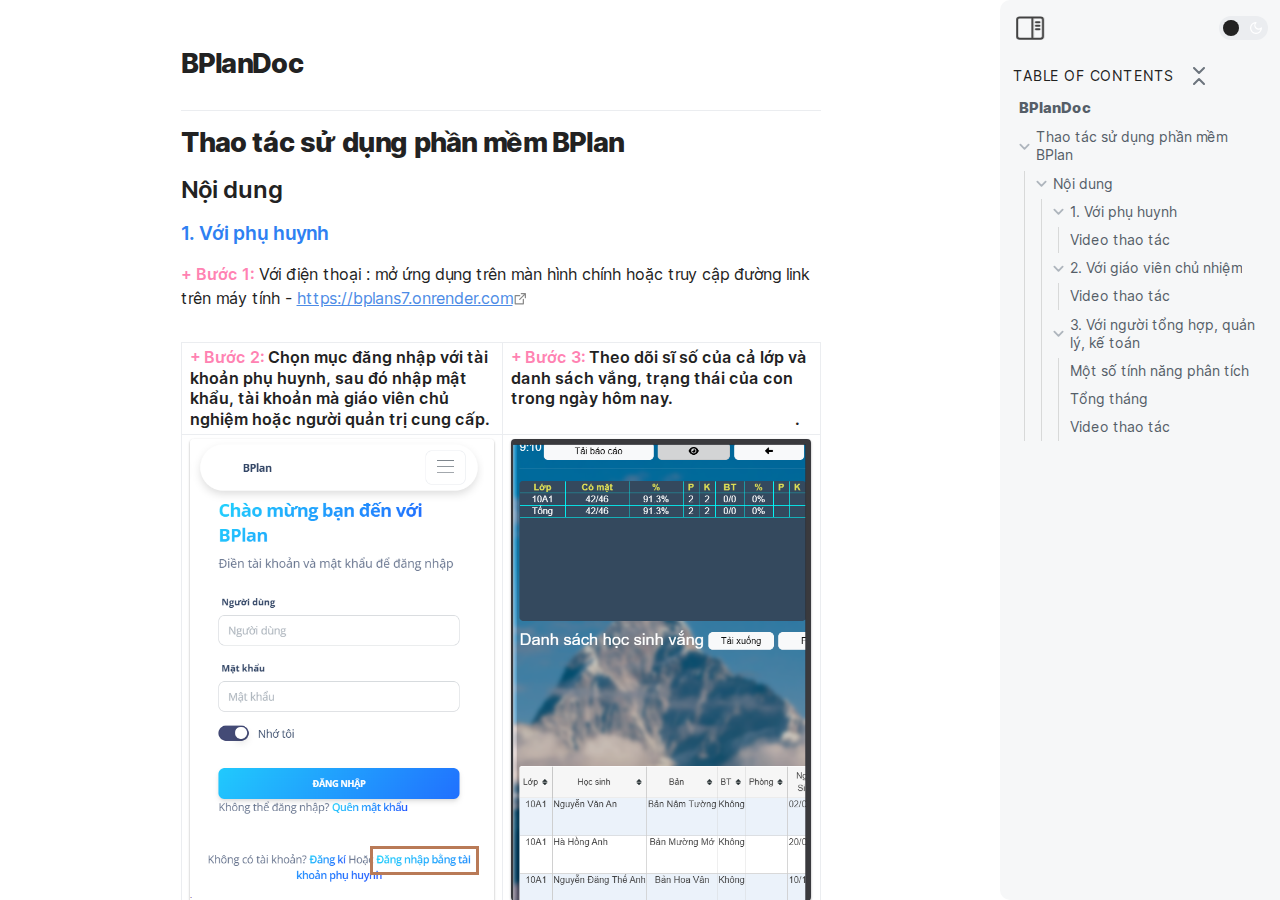
<file: docs/index.html>
<!DOCTYPE html> <html lang="en"><head>
<title>BPlan</title>

<base href=".">
<meta name="pathname" content="index.html">
<meta name="description" content="BPlan - index">
<meta property="og:title" content="index">
<meta property="og:description" content="BPlan - index">
<meta property="og:type" content="website">
<meta property="og:url" content="index.html">
<meta property="og:image" content="pasted-image-20251211090600.png">
<meta charset="UTF-8"><meta property="og:site_name" content="BPlan"><meta name="viewport" content="width=device-width, initial-scale=1.0, user-scalable=yes, minimum-scale=1.0, maximum-scale=5.0"><link rel="alternate" type="application/rss+xml" title="RSS Feed" href="site-lib/rss.xml"><script async="" id="webpage-script" src="site-lib/scripts/webpage.js" onload="this.onload=null;this.setAttribute(&quot;loaded&quot;, &quot;true&quot;)"></script><link rel="icon" href="site-lib/media/favicon.png"><link rel="stylesheet" href="site-lib/styles/obsidian.css"><link rel="stylesheet" href="site-lib/styles/theme.css"><link rel="preload" href="site-lib/styles/global-variable-styles.css" as="style" onload="this.onload=null;this.rel='stylesheet'"><noscript><link rel="stylesheet" href="site-lib/styles/global-variable-styles.css"></noscript><link rel="preload" href="site-lib/styles/supported-plugins.css" as="style" onload="this.onload=null;this.rel='stylesheet'"><noscript><link rel="stylesheet" href="site-lib/styles/supported-plugins.css"></noscript><link rel="preload" href="site-lib/styles/main-styles.css" as="style" onload="this.onload=null;this.rel='stylesheet'"><noscript><link rel="stylesheet" href="site-lib/styles/main-styles.css"></noscript><style>body{--line-width:40em;--line-width-adaptive:40em;--file-line-width:40em;--sidebar-width:min(20em, 80vw);--collapse-arrow-size:11px;--tree-vertical-spacing:1.3em;--sidebar-margin:12px}:root{background-color:#202124}.sidebar{height:100%;font-size:14px;z-index:10;min-width:calc(var(--sidebar-width) + var(--divider-width-hover));max-width:calc(var(--sidebar-width) + var(--divider-width-hover));position:relative;overflow:hidden;overflow:clip;transition:min-width ease-in-out,max-width ease-in-out;transition-duration:.2s;contain:size}#left-sidebar{left:0}#right-sidebar{right:0}.sidebar.is-collapsed{min-width:0;max-width:0}.sidebar.floating{position:absolute}.sidebar .leaf-content{height:100%;min-width:calc(var(--sidebar-width) - var(--divider-width-hover));top:0;padding:var(--sidebar-margin);padding-top:4em;line-height:var(--line-height-tight);background-color:var(--background-secondary);transition:background-color,border-right,border-left,box-shadow;transition-duration:var(--color-fade-speed);transition-timing-function:ease-in-out;position:absolute;display:flex;flex-direction:column}.sidebar:not(.is-collapsed) .leaf-content{min-width:calc(max(100%,var(--sidebar-width)) - 3px);max-width:calc(max(100%,var(--sidebar-width)) - 3px)}#left-sidebar-content{left:0;border-top-right-radius:var(--radius-l);border-bottom-right-radius:var(--radius-l)}#right-sidebar-content{right:0;border-top-left-radius:var(--radius-l);border-bottom-left-radius:var(--radius-l)}.sidebar #left-sidebar-content,.sidebar #right-sidebar-content{contain:none!important;container-type:normal!important;animation:none!important}.sidebar:has(.leaf-content:empty):has(.topbar-content:empty){display:none}.sidebar-topbar{height:calc(2.3em + 2 * var(--sidebar-margin));width:var(--sidebar-width);padding:var(--sidebar-margin);z-index:1;position:fixed;display:flex;align-items:center;transition:width ease-in-out;transition-duration:inherit}.sidebar.is-collapsed .sidebar-topbar{width:calc(2.3em + var(--sidebar-margin) * 2)}.sidebar .sidebar-topbar.is-collapsed{width:0}#left-sidebar .sidebar-topbar{left:0;flex-direction:row;border-top-right-radius:var(--radius-l)}#right-sidebar .sidebar-topbar{right:0;flex-direction:row-reverse;border-top-left-radius:var(--radius-l)}#left-sidebar .topbar-content{margin-right:calc(2.3em + var(--sidebar-margin));flex-direction:row}#right-sidebar .topbar-content{margin-left:calc(2.3em + var(--sidebar-margin));flex-direction:row-reverse}.topbar-content{overflow:hidden visible;overflow:clip visible;width:100%;height:100%;display:flex;align-items:center;transition:inherit}.sidebar.is-collapsed .topbar-content{width:0;transition:inherit}.clickable-icon.sidebar-collapse-icon{background-color:transparent;color:var(--icon-color-focused);padding:2px!important;margin:0!important;height:100%!important;width:2.3em!important;margin-inline:0.14em!important;position:absolute}#left-sidebar .clickable-icon.sidebar-collapse-icon{transform:rotateY(180deg);right:var(--sidebar-margin)}#right-sidebar .clickable-icon.sidebar-collapse-icon{transform:rotateY(180deg);left:var(--sidebar-margin)}.clickable-icon.sidebar-collapse-icon svg.svg-icon{width:100%;height:100%}.feature-title{margin-left:1px;text-transform:uppercase;letter-spacing:.06em;margin-top:.75em;margin-bottom:.75em}.feature-header{display:flex;align-items:center;padding-top:0;font-size:1em;padding-left:0}body.floating-sidebars .sidebar{position:absolute}body{transition:background-color var(--color-fade-speed) ease-in-out}#navbar:not(:empty){display:flex;align-items:center;justify-content:space-between;padding:.5em 1em;width:100%}#main{display:flex;flex-direction:column;height:100%;width:100%;align-items:stretch;justify-content:center}#main-horizontal{display:flex;flex-direction:row;flex-grow:1;width:100%;align-items:stretch;justify-content:center}#center-content{flex-basis:100%;max-width:100%;width:100%;height:100%;display:flex;flex-direction:column;align-items:center;transition:opacity .2s ease-in-out;contain:inline-size}.hide{opacity:0!important;transition:opacity .2s ease-in-out;pointer-events:none}#center-content>.obsidian-document{padding-left:2em;padding-right:1em;margin-bottom:0;width:100%;width:-webkit-fill-available;width:-moz-available;width:fill-available;transition:background-color var(--color-fade-speed) ease-in-out;border-top-right-radius:var(--window-radius,var(--radius-m));border-top-left-radius:var(--window-radius,var(--radius-m));overflow-x:hidden!important;overflow-y:auto!important;display:flex!important;flex-direction:column!important;align-items:center!important;contain:inline-size}body #center-content>.obsidian-document>.markdown-preview-sizer{padding-bottom:80vh;width:100%;max-width:var(--line-width);flex-basis:var(--line-width);transition:background-color var(--color-fade-speed) ease-in-out;contain:inline-size}#center-content>.obsidian-document>div{width:100%!important;transition:background-color var(--color-fade-speed) ease-in-out;contain:inline-size}#center-content>.obsidian-document:not([data-type=markdown]).embed{display:flex;padding:1em;height:100%;width:100%;align-items:center;justify-content:center}#center-content>.obsidian-document:not([data-type=markdown]).embed>*{max-width:100%;max-height:100%;object-fit:contain}:not(h1,h2,h3,h4,h5,h6,li):has(> :is(.math,table)){overflow-x:auto!important}#center-content>.obsidian-document:not([data-type=markdown]){overflow-x:auto;contain:content;padding:0;margin:0;height:100%}.obsidian-document[data-type=attachment]{display:flex;flex-direction:column;align-items:center;justify-content:center;height:100%;width:100%}.obsidian-document[data-type=attachment]>*{outline:0;border:none;box-shadow:none}.obsidian-document[data-type=attachment] :is(img){max-width:90%;max-height:90%;object-fit:contain}.obsidian-document[data-type=attachment]>:is(audio){width:100%;max-width:min(90%,var(--line-width))}.obsidian-document[data-type=attachment]>:is(embed,iframe,video){width:100%;height:100%;max-width:100%;max-height:100%;object-fit:contain}.canvas-wrapper>:is(.header,.footer){z-index:100;position:absolute;display:flex;justify-content:center;flex-direction:column;width:100%;align-items:center}.scroll-highlight{position:absolute;width:100%;height:100%;pointer-events:none;z-index:1000;background-color:hsla(var(--color-accent-hsl),.25);opacity:0;padding:1em;inset:50%;translate:-50% -50%;border-radius:var(--radius-s)}</style><script defer="">async function loadIncludes(){let e=document.querySelectorAll("link[itemprop='include']");for(const t of e){let e=t.getAttribute("href");try{let o="";if(e.startsWith("https:")||e.startsWith("http:")||"file:"!=window.location.protocol){const n=await fetch(e);if(!n.ok){console.log("Could not include file: "+e),t?.remove();continue}o=await n.text()}else{const t=document.getElementById(btoa(encodeURI(e)));if(t){const e=JSON.parse(decodeURI(atob(t.getAttribute("value")??"")));o=e?.data??""}}let n=document.createRange().createContextualFragment(o);t.before(n),t.remove(),console.log("Included text: "+o),console.log("Included file: "+e)}catch(o){t?.remove(),console.log("Could not include file: "+e,o);continue}}}document.addEventListener("DOMContentLoaded",(()=>{loadIncludes()}));let isFileProtocol="file:"==location.protocol;function waitLoadScripts(e,t){let o=e.map((e=>document.getElementById(e+"-script")));!function e(n){let l=o[n],c=n+1;l?(l&&"true"!=l.getAttribute("loaded")||n<o.length&&e(c),n<o.length&&l.addEventListener("load",(()=>e(c)))):n<o.length?e(c):t()}(0)}</script></head><body class="publish css-settings-manager styled-scrollbars show-inline-title show-ribbon is-focused"><script defer="">let theme=localStorage.getItem("theme")||(window.matchMedia("(prefers-color-scheme: dark)").matches?"dark":"light");"dark"==theme?(document.body.classList.add("theme-dark"),document.body.classList.remove("theme-light")):(document.body.classList.add("theme-light"),document.body.classList.remove("theme-dark")),window.innerWidth<480?document.body.classList.add("is-phone"):window.innerWidth<768?document.body.classList.add("is-tablet"):window.innerWidth<1024?document.body.classList.add("is-small-screen"):document.body.classList.add("is-large-screen")</script><div id="main"><div id="navbar"></div><div id="main-horizontal"><div id="left-content" class="leaf" style="--sidebar-width: var(--sidebar-width-left);"><div id="left-sidebar" class="sidebar"><div class="sidebar-handle"></div><div class="sidebar-topbar"><div class="topbar-content"></div><div class="clickable-icon sidebar-collapse-icon"><svg xmlns="http://www.w3.org/2000/svg" width="100%" height="100%" viewBox="0 0 24 24" fill="none" stroke="currentColor" stroke-width="3" stroke-linecap="round" stroke-linejoin="round" class="svg-icon"><path d="M21 3H3C1.89543 3 1 3.89543 1 5V19C1 20.1046 1.89543 21 3 21H21C22.1046 21 23 20.1046 23 19V5C23 3.89543 22.1046 3 21 3Z"></path><path d="M10 4V20"></path><path d="M4 7H7"></path><path d="M4 10H7"></path><path d="M4 13H7"></path></svg></div></div><div class="sidebar-content-wrapper"><div id="left-sidebar-content" class="leaf-content"></div></div><script defer="">let ls = document.querySelector("#left-sidebar"); ls.classList.toggle("is-collapsed", window.innerWidth < 768); ls.style.setProperty("--sidebar-width", localStorage.getItem("sidebar-left-width"));</script></div></div><div id="center-content" class="leaf"><div class="obsidian-document markdown-preview-view markdown-rendered node-insert-event is-readable-line-width allow-fold-headings allow-fold-lists show-indentation-guide show-properties" data-type="markdown"><style id="MJX-CHTML-styles"></style><div class="markdown-preview-sizer markdown-preview-section"><div class="header"><h1 class="page-title heading inline-title" id="index_0">BPlanDoc</h1><div class="data-bar"></div></div><div class="markdown-preview-pusher" style="width: 1px; height: 0.1px; margin-bottom: 0px;"></div><div class="el-h1"><h1 data-heading="Thao tác sử dụng phần mềm BPlan" dir="auto" class="heading" id="Thao_tác_sử_dụng_phần_mềm_BPlan_0"><span class="heading-collapse-indicator collapse-indicator collapse-icon"><svg xmlns="http://www.w3.org/2000/svg" width="24" height="24" viewBox="0 0 24 24" fill="none" stroke="currentColor" stroke-width="2" stroke-linecap="round" stroke-linejoin="round" class="svg-icon right-triangle"><path d="M3 8L12 17L21 8"></path></svg></span>Thao tác sử dụng phần mềm BPlan</h1></div><div class="el-h2"><h2 data-heading="Nội dung" dir="auto" class="heading" id="Nội_dung_0"><span class="heading-collapse-indicator collapse-indicator collapse-icon"><svg xmlns="http://www.w3.org/2000/svg" width="24" height="24" viewBox="0 0 24 24" fill="none" stroke="currentColor" stroke-width="2" stroke-linecap="round" stroke-linejoin="round" class="svg-icon right-triangle"><path d="M3 8L12 17L21 8"></path></svg></span>Nội dung</h2></div><div class="el-h3"><h3 data-heading="1. Với phụ huynh" dir="auto" class="heading" id="1._Với_phụ_huynh_0"><span class="heading-collapse-indicator collapse-indicator collapse-icon"><svg xmlns="http://www.w3.org/2000/svg" width="24" height="24" viewBox="0 0 24 24" fill="none" stroke="currentColor" stroke-width="2" stroke-linecap="round" stroke-linejoin="round" class="svg-icon right-triangle"><path d="M3 8L12 17L21 8"></path></svg></span>1. Với phụ huynh</h3></div><div class="el-p"><p dir="auto"><strong>+</strong> <strong>Bước 1:</strong> Với điện thoại : mở ứng dụng trên màn hình chính hoặc truy cập đường link trên máy tính - <a rel="noopener nofollow" class="external-link is-unresolved" href="https://bplans7.onrender.com" target="_self">https://bplans7.onrender.com</a> </p></div><div class="el-table" dir="ltr" style="overflow-x: auto;"><table id="m-sheet">
<thead>
<tr>
<th dir="ltr"><strong>+</strong> <strong>Bước 2:</strong> Chọn mục đăng nhập với tài khoản phụ huynh, sau đó nhập mật khẩu, tài khoản mà giáo viên chủ nghiệm hoặc người quản trị cung cấp.</th>
<th dir="ltr"><strong>+</strong> <strong>Bước 3:</strong> Theo dõi sĩ số của cả lớp và danh sách vắng, trạng thái của con trong ngày hôm nay.                                                                                                         .</th>
</tr>
</thead>
<tbody>
<tr>
<td dir="ltr"><span alt="Pasted image 20251211090600.png" src="pasted-image-20251211090600.png" class="internal-embed media-embed image-embed is-loaded" target="_self"><img alt="Pasted image 20251211090600.png" src="pasted-image-20251211090600.png" target="_self"></span></td>
<td dir="ltr"><span alt="Pasted image 20251211091041.png" src="pasted-image-20251211091041.png" class="internal-embed media-embed image-embed is-loaded" target="_self"><img alt="Pasted image 20251211091041.png" src="pasted-image-20251211091041.png" target="_self"></span></td>
</tr>
</tbody>
</table></div><div class="el-h4"><h4 data-heading="Video thao tác" dir="auto" class="heading" id="Video_thao_tác_0"><span class="heading-collapse-indicator collapse-indicator collapse-icon"><svg xmlns="http://www.w3.org/2000/svg" width="24" height="24" viewBox="0 0 24 24" fill="none" stroke="currentColor" stroke-width="2" stroke-linecap="round" stroke-linejoin="round" class="svg-icon right-triangle"><path d="M3 8L12 17L21 8"></path></svg></span>Video thao tác</h4></div><div class="el-p"><p dir="auto"><iframe class="external-embed mod-receives-events is-unresolved" sandbox="allow-forms allow-presentation allow-same-origin allow-popups-to-escape-sandbox allow-scripts allow-modals allow-popups" allow="fullscreen" frameborder="0" referrerpolicy="strict-origin-when-cross-origin" src="https://www.youtube.com/embed/ByTDfmdVAow" loading="lazy" target="_self"></iframe></p></div><div class="el-hr"><hr></div><div class="el-h3"><h3 data-heading="2. Với giáo viên chủ nhiệm" dir="auto" class="heading" id="2._Với_giáo_viên_chủ_nhiệm_0"><span class="heading-collapse-indicator collapse-indicator collapse-icon"><svg xmlns="http://www.w3.org/2000/svg" width="24" height="24" viewBox="0 0 24 24" fill="none" stroke="currentColor" stroke-width="2" stroke-linecap="round" stroke-linejoin="round" class="svg-icon right-triangle"><path d="M3 8L12 17L21 8"></path></svg></span>2. Với giáo viên chủ nhiệm</h3></div><div class="el-p"><p dir="auto"><strong>+</strong> <strong>Bước 1:</strong> Với điện thoại : mở ứng dụng trên màn hình chính hoặc truy cập đường link trên máy tính - <a rel="noopener nofollow" class="external-link is-unresolved" href="https://bplans7.onrender.com" target="_self">https://bplans7.onrender.com</a> (Đăng nhập tài khoản nếu cần thiết)</p></div><div class="el-table" dir="ltr" style="overflow-x: auto;"><table id="m-sheet">
<thead>
<tr>
<th dir="ltr"><strong>+</strong> <strong>Bước</strong> <strong>2:</strong> Tích chọn những học sinh vắng, chọn (hoặc ghi thêm) lý do và ấn nút “Báo cáo”.</th>
<th dir="ltr"><strong>+</strong> <strong>Bước</strong> <strong>3:</strong> Hệ thống phản hồi thông tin (Ảnh 7), GVCN kiểm tra lại thông tin.                         .</th>
</tr>
</thead>
<tbody>
<tr>
<td dir="ltr"><span alt="Pasted image 20251210214752.png" src="pasted-image-20251210214752.png" class="internal-embed media-embed image-embed is-loaded" target="_self"><img alt="Pasted image 20251210214752.png" src="pasted-image-20251210214752.png" target="_self"></span></td>
<td dir="ltr"><span alt="Pasted image 20251210214834.png" src="pasted-image-20251210214834.png" class="internal-embed media-embed image-embed is-loaded" target="_self"><img alt="Pasted image 20251210214834.png" src="pasted-image-20251210214834.png" target="_self"></span></td>
</tr>
</tbody>
</table></div><div class="el-h4"><h4 data-heading="Video thao tác" dir="auto" class="heading" id="Video_thao_tác_1"><span class="heading-collapse-indicator collapse-indicator collapse-icon"><svg xmlns="http://www.w3.org/2000/svg" width="24" height="24" viewBox="0 0 24 24" fill="none" stroke="currentColor" stroke-width="2" stroke-linecap="round" stroke-linejoin="round" class="svg-icon right-triangle"><path d="M3 8L12 17L21 8"></path></svg></span>Video thao tác</h4></div><div class="el-p"><p dir="auto"><iframe class="external-embed mod-receives-events is-unresolved" sandbox="allow-forms allow-presentation allow-same-origin allow-popups-to-escape-sandbox allow-scripts allow-modals allow-popups" allow="fullscreen" frameborder="0" referrerpolicy="strict-origin-when-cross-origin" src="https://www.youtube.com/embed/kdRU7XlyrVU" loading="lazy" target="_self"></iframe></p></div><div class="el-hr"><hr></div><div class="el-h3"><h3 data-heading="3. Với người tổng hợp, quản lý, kế toán" dir="auto" class="heading" id="3._Với_người_tổng_hợp,_quản_lý,_kế_toán_0"><span class="heading-collapse-indicator collapse-indicator collapse-icon"><svg xmlns="http://www.w3.org/2000/svg" width="24" height="24" viewBox="0 0 24 24" fill="none" stroke="currentColor" stroke-width="2" stroke-linecap="round" stroke-linejoin="round" class="svg-icon right-triangle"><path d="M3 8L12 17L21 8"></path></svg></span>3. Với người tổng hợp, quản lý, kế toán</h3></div><div class="el-p"><p dir="auto"><strong>Đối với người quản lý, kế toán thực hiện theo các bước sau:</strong></p></div><div class="el-table" dir="ltr" style="overflow-x: auto;"><table id="m-sheet">
<thead>
<tr>
<th dir="ltr"><span alt="Pasted image 20251210212413.png" src="pasted-image-20251210212413.png" class="internal-embed media-embed image-embed is-loaded" target="_self"><img alt="Pasted image 20251210212413.png" src="pasted-image-20251210212413.png" target="_self"></span></th>
<th dir="ltr"><span alt="Pasted image 20251210212303.png" src="pasted-image-20251210212303.png" class="internal-embed media-embed image-embed is-loaded" target="_self"><img alt="Pasted image 20251210212303.png" src="pasted-image-20251210212303.png" target="_self"></span></th>
</tr>
</thead>
<tbody>
<tr>
<td dir="ltr"><strong>- Bước 1:</strong> Theo dõi trên trang trủ xem lớp nào đã báo cáo, lớp nào chưa báo cáo                    .</td>
<td dir="ltr"><strong>- Bước 2:</strong> Khi đủ dữ liệu ở bước 1. Ấn nút phân tích và chốt dữ liệu<br><br><ol>
<li dir="auto">Tên lớp và 4 cột kế tiếp là sĩ số toàn trường, 4 cột cuối là số liệu học sinh bán trú.</li>
<li dir="auto">Số liệu trên các cột thể hiện: số có mặt trên tổng số, tỉ lệ %, số lượng học sinh vắng có phép, số vắng không phép.</li>
</ol></td>
</tr>
<tr>
<td dir="ltr" colspan="2"><strong>- Bước 3</strong> :Xem danh sách học sinh vắng ( Ảnh minh họa được hiển thị trên máy tính)</td>
<td dir="auto" id="m-sheet-cell" style="display: none;">&lt;</td>
</tr>
<tr>
<td dir="ltr" colspan="2"><span alt="Pasted image 20251210213945.png" src="pasted-image-20251210213945.png" class="internal-embed media-embed image-embed is-loaded" target="_self"><img alt="Pasted image 20251210213945.png" src="pasted-image-20251210213945.png" target="_self"></span></td>
<td dir="auto" id="m-sheet-cell" style="display: none;">&lt;</td>
</tr>
<tr>
<td dir="ltr" colspan="2"><strong>- Bước 4:</strong> Sử dụng các tính năng phân tích chuyên sâu nếu cần thiết</td>
<td dir="auto" id="m-sheet-cell" style="display: none;">&lt;</td>
</tr>
<tr>
<td dir="ltr" colspan="2"><span alt="Pasted image 20251211170217.png" src="pasted-image-20251211170217.png" class="internal-embed media-embed image-embed is-loaded" target="_self"><img alt="Pasted image 20251211170217.png" src="pasted-image-20251211170217.png" target="_self"></span></td>
<td dir="auto" id="m-sheet-cell" style="display: none;">&lt;</td>
</tr>
</tbody>
</table></div><div class="el-h5"><h5 data-heading="Một số tính năng phân tích" dir="auto" class="heading" id="Một_số_tính_năng_phân_tích_0"><span class="heading-collapse-indicator collapse-indicator collapse-icon"><svg xmlns="http://www.w3.org/2000/svg" width="24" height="24" viewBox="0 0 24 24" fill="none" stroke="currentColor" stroke-width="2" stroke-linecap="round" stroke-linejoin="round" class="svg-icon right-triangle"><path d="M3 8L12 17L21 8"></path></svg></span>Một số tính năng phân tích</h5></div><div class="el-h5"><h5 data-heading="Tổng tháng" dir="auto" class="heading" id="Tổng_tháng_0"><span class="heading-collapse-indicator collapse-indicator collapse-icon"><svg xmlns="http://www.w3.org/2000/svg" width="24" height="24" viewBox="0 0 24 24" fill="none" stroke="currentColor" stroke-width="2" stroke-linecap="round" stroke-linejoin="round" class="svg-icon right-triangle"><path d="M3 8L12 17L21 8"></path></svg></span>Tổng tháng</h5></div><div class="el-table" dir="ltr" style="overflow-x: auto;"><table id="m-sheet">
<thead>
<tr>
<th dir="ltr">Hiện dưới dạng tổng quát</th>
<th dir="ltr">Hiện dưới dạng chi tiết</th>
</tr>
</thead>
<tbody>
<tr>
<td dir="ltr"><span alt="2.png" src="2.png" class="internal-embed media-embed image-embed is-loaded" target="_self"><img alt="2.png" src="2.png" target="_self"></span></td>
<td dir="ltr"><span alt="1.png" src="1.png" class="internal-embed media-embed image-embed is-loaded" target="_self"><img alt="1.png" src="1.png" target="_self"></span></td>
</tr>
</tbody>
</table></div><div class="el-h4"><h4 data-heading="Video thao tác" dir="auto" class="heading" id="Video_thao_tác_2"><span class="heading-collapse-indicator collapse-indicator collapse-icon"><svg xmlns="http://www.w3.org/2000/svg" width="24" height="24" viewBox="0 0 24 24" fill="none" stroke="currentColor" stroke-width="2" stroke-linecap="round" stroke-linejoin="round" class="svg-icon right-triangle"><path d="M3 8L12 17L21 8"></path></svg></span>Video thao tác</h4></div><div class="el-p"><p dir="auto"><iframe class="external-embed mod-receives-events is-unresolved" sandbox="allow-forms allow-presentation allow-same-origin allow-popups-to-escape-sandbox allow-scripts allow-modals allow-popups" allow="fullscreen" frameborder="0" referrerpolicy="strict-origin-when-cross-origin" src="https://www.youtube.com/embed/-eMhEhsm73g" loading="lazy" target="_self"></iframe></p></div><div class="footer"><div class="data-bar"></div></div></div></div></div><div id="right-content" class="leaf" style="--sidebar-width: var(--sidebar-width-right);"><div id="right-sidebar" class="sidebar"><div class="sidebar-handle"></div><div class="sidebar-topbar"><div class="topbar-content"><label class="theme-toggle-container" for="theme-toggle-input" id=""><input class="theme-toggle-input" type="checkbox" id="theme-toggle-input"><div class="toggle-background"></div></label></div><div class="clickable-icon sidebar-collapse-icon"><svg xmlns="http://www.w3.org/2000/svg" width="100%" height="100%" viewBox="0 0 24 24" fill="none" stroke="currentColor" stroke-width="3" stroke-linecap="round" stroke-linejoin="round" class="svg-icon"><path d="M21 3H3C1.89543 3 1 3.89543 1 5V19C1 20.1046 1.89543 21 3 21H21C22.1046 21 23 20.1046 23 19V5C23 3.89543 22.1046 3 21 3Z"></path><path d="M10 4V20"></path><path d="M4 7H7"></path><path d="M4 10H7"></path><path d="M4 13H7"></path></svg></div></div><div class="sidebar-content-wrapper"><div id="right-sidebar-content" class="leaf-content"><div id="outline" class=" tree-container"><div class="feature-header"><div class="feature-title">Table Of Contents</div><button class="clickable-icon nav-action-button tree-collapse-all" aria-label="Collapse All"><svg xmlns="http://www.w3.org/2000/svg" width="24" height="24" viewBox="0 0 24 24" fill="none" stroke="currentColor" stroke-width="2" stroke-linecap="round" stroke-linejoin="round"></svg></button></div><div class="tree-item" data-depth="1"><a class="tree-item-self is-clickable" href="#index_0" data-path="#index_0"><div class="tree-item-inner heading-link" heading-name="index">BPlanDoc</div></a><div class="tree-item-children"></div></div><div class="tree-item mod-collapsible" data-depth="1"><a class="tree-item-self is-clickable mod-collapsible" href="#Thao_tác_sử_dụng_phần_mềm_BPlan_0" data-path="#Thao_tác_sử_dụng_phần_mềm_BPlan_0"><div class="tree-item-icon collapse-icon"><svg xmlns="http://www.w3.org/2000/svg" width="24" height="24" viewBox="0 0 24 24" fill="none" stroke="currentColor" stroke-width="2" stroke-linecap="round" stroke-linejoin="round" class="svg-icon right-triangle"><path d="M3 8L12 17L21 8"></path></svg></div><div class="tree-item-inner heading-link" heading-name="Thao tác sử dụng phần mềm BPlan">Thao tác sử dụng phần mềm BPlan</div></a><div class="tree-item-children"><div class="tree-item mod-collapsible" data-depth="2"><a class="tree-item-self is-clickable mod-collapsible" href="#Nội_dung_0" data-path="#Nội_dung_0"><div class="tree-item-icon collapse-icon"><svg xmlns="http://www.w3.org/2000/svg" width="24" height="24" viewBox="0 0 24 24" fill="none" stroke="currentColor" stroke-width="2" stroke-linecap="round" stroke-linejoin="round" class="svg-icon right-triangle"><path d="M3 8L12 17L21 8"></path></svg></div><div class="tree-item-inner heading-link" heading-name="Nội dung">Nội dung</div></a><div class="tree-item-children"><div class="tree-item mod-collapsible" data-depth="3"><a class="tree-item-self is-clickable mod-collapsible" href="#1._Với_phụ_huynh_0" data-path="#1._Với_phụ_huynh_0"><div class="tree-item-icon collapse-icon"><svg xmlns="http://www.w3.org/2000/svg" width="24" height="24" viewBox="0 0 24 24" fill="none" stroke="currentColor" stroke-width="2" stroke-linecap="round" stroke-linejoin="round" class="svg-icon right-triangle"><path d="M3 8L12 17L21 8"></path></svg></div><div class="tree-item-inner heading-link" heading-name="1. Với phụ huynh">1. Với phụ huynh</div></a><div class="tree-item-children"><div class="tree-item" data-depth="4"><a class="tree-item-self is-clickable" href="#Video_thao_tác_0" data-path="#Video_thao_tác_0"><div class="tree-item-inner heading-link" heading-name="Video thao tác">Video thao tác</div></a><div class="tree-item-children"></div></div></div></div><div class="tree-item mod-collapsible" data-depth="3"><a class="tree-item-self is-clickable mod-collapsible" href="#2._Với_giáo_viên_chủ_nhiệm_0" data-path="#2._Với_giáo_viên_chủ_nhiệm_0"><div class="tree-item-icon collapse-icon"><svg xmlns="http://www.w3.org/2000/svg" width="24" height="24" viewBox="0 0 24 24" fill="none" stroke="currentColor" stroke-width="2" stroke-linecap="round" stroke-linejoin="round" class="svg-icon right-triangle"><path d="M3 8L12 17L21 8"></path></svg></div><div class="tree-item-inner heading-link" heading-name="2. Với giáo viên chủ nhiệm">2. Với giáo viên chủ nhiệm</div></a><div class="tree-item-children"><div class="tree-item" data-depth="4"><a class="tree-item-self is-clickable" href="#Video_thao_tác_1" data-path="#Video_thao_tác_1"><div class="tree-item-inner heading-link" heading-name="Video thao tác">Video thao tác</div></a><div class="tree-item-children"></div></div></div></div><div class="tree-item mod-collapsible" data-depth="3"><a class="tree-item-self is-clickable mod-collapsible" href="#3._Với_người_tổng_hợp,_quản_lý,_kế_toán_0" data-path="#3._Với_người_tổng_hợp,_quản_lý,_kế_toán_0"><div class="tree-item-icon collapse-icon"><svg xmlns="http://www.w3.org/2000/svg" width="24" height="24" viewBox="0 0 24 24" fill="none" stroke="currentColor" stroke-width="2" stroke-linecap="round" stroke-linejoin="round" class="svg-icon right-triangle"><path d="M3 8L12 17L21 8"></path></svg></div><div class="tree-item-inner heading-link" heading-name="3. Với người tổng hợp, quản lý, kế toán">3. Với người tổng hợp, quản lý, kế toán</div></a><div class="tree-item-children"><div class="tree-item" data-depth="5"><a class="tree-item-self is-clickable" href="#Một_số_tính_năng_phân_tích_0" data-path="#Một_số_tính_năng_phân_tích_0"><div class="tree-item-inner heading-link" heading-name="Một số tính năng phân tích">Một số tính năng phân tích</div></a><div class="tree-item-children"></div></div><div class="tree-item" data-depth="5"><a class="tree-item-self is-clickable" href="#Tổng_tháng_0" data-path="#Tổng_tháng_0"><div class="tree-item-inner heading-link" heading-name="Tổng tháng">Tổng tháng</div></a><div class="tree-item-children"></div></div><div class="tree-item" data-depth="4"><a class="tree-item-self is-clickable" href="#Video_thao_tác_2" data-path="#Video_thao_tác_2"><div class="tree-item-inner heading-link" heading-name="Video thao tác">Video thao tác</div></a><div class="tree-item-children"></div></div></div></div></div></div></div></div></div></div></div><script defer="">let rs = document.querySelector("#right-sidebar"); rs.classList.toggle("is-collapsed", window.innerWidth < 768); rs.style.setProperty("--sidebar-width", localStorage.getItem("sidebar-right-width"));</script></div></div></div></div>

    <div id="viewer">
  <img id="viewer-img">
</div>
<style>
    #viewer {
  display: none;
  z-index: 9998;
  position: fixed;
  inset: 0;
  background: rgba(0,0,0,0.8);
  justify-content: center;
  align-items: center;
  cursor: zoom-out;
  animation: fadeIn 0.25s ease;
}

#viewer-img {
  max-width: 90%;
  max-height: 90%;
  border-radius: 10px;
  /* on top */
  z-index: 9999;
  transition: transform 0.25s ease;
  cursor: grab;
}

/* Fade animation */
@keyframes fadeIn {
  from { opacity: 0; }
  to   { opacity: 1; }
}

</style>
<script>
    const viewer = document.getElementById("viewer");
const viewerImg = document.getElementById("viewer-img");

let scale = 1;
let isDragging = false;
let startX, startY, imgX = 0, imgY = 0;

document.querySelectorAll("img").forEach(img => {
  img.addEventListener("click", () => {
    viewerImg.src = img.src;
    viewer.style.display = "flex";
    scale = 1;
    imgX = imgY = 0;
    viewerImg.style.transform = "translate(0px,0px) scale(1)";
  });
});

// Close viewer
viewer.addEventListener("click", (e) => {
  if (e.target === viewer) viewer.style.display = "none";
});

// Mouse wheel zoom
viewerImg.addEventListener("wheel", (e) => {
  e.preventDefault();
  let delta = e.deltaY > 0 ? -0.1 : 0.1;
  scale = Math.min(Math.max(1, scale + delta), 5);
  viewerImg.style.transform = `translate(${imgX}px, ${imgY}px) scale(${scale})`;
});

// Drag to move image
viewerImg.addEventListener("mousedown", (e) => {
  isDragging = true;
  startX = e.clientX - imgX;
  startY = e.clientY - imgY;
  viewerImg.style.cursor = "grabbing";
});

document.addEventListener("mousemove", (e) => {
  if (!isDragging) return;
  imgX = e.clientX - startX;
  imgY = e.clientY - startY;
  viewerImg.style.transform = `translate(${imgX}px, ${imgY}px) scale(${scale})`;
});

document.addEventListener("mouseup", () => {
  isDragging = false;
  viewerImg.style.cursor = "grab";
});

</script>
</body></html>
</file>
<file: docs/site-lib/styles/obsidian.css>
.dialog{--csstools-light-dark-toggle--4:var(--csstools-color-scheme--dark) white;--dialog-bg-color:var(--csstools-light-dark-toggle--4, #1c1b22);--csstools-light-dark-toggle--5:var(--csstools-color-scheme--dark) white;--dialog-border-color:var(--csstools-light-dark-toggle--5, #1c1b22);--csstools-light-dark-toggle--33:var(--csstools-color-scheme--dark) rgba(58, 57, 68, 0.2);--dialog-shadow:0 2px 14px 0 var(--csstools-light-dark-toggle--33, #15141a);--csstools-light-dark-toggle--6:var(--csstools-color-scheme--dark) #15141a;--text-primary-color:var(--csstools-light-dark-toggle--6, #fbfbfe);--csstools-light-dark-toggle--7:var(--csstools-color-scheme--dark) #5b5b66;--text-secondary-color:var(--csstools-light-dark-toggle--7, #cfcfd8);--hover-filter:brightness(0.9);--csstools-light-dark-toggle--8:var(--csstools-color-scheme--dark) #0060df;--link-fg-color:var(--csstools-light-dark-toggle--8, #0df);--csstools-light-dark-toggle--9:var(--csstools-color-scheme--dark) #0250bb;--link-hover-fg-color:var(--csstools-light-dark-toggle--9, #80ebff);--csstools-light-dark-toggle--10:var(--csstools-color-scheme--dark) #f0f0f4;--separator-color:var(--csstools-light-dark-toggle--10, #52525e);--textarea-border-color:#8f8f9d;--csstools-light-dark-toggle--11:var(--csstools-color-scheme--dark) white;--textarea-bg-color:var(--csstools-light-dark-toggle--11, #42414d);--textarea-fg-color:var(--text-secondary-color);--csstools-light-dark-toggle--12:var(--csstools-color-scheme--dark) #f0f0f4;--radio-bg-color:var(--csstools-light-dark-toggle--12, #2b2a33);--csstools-light-dark-toggle--13:var(--csstools-color-scheme--dark) #fbfbfe;--radio-checked-bg-color:var(--csstools-light-dark-toggle--13, #15141a);--radio-border-color:#8f8f9d;--csstools-light-dark-toggle--14:var(--csstools-color-scheme--dark) #0060df;--radio-checked-border-color:var(--csstools-light-dark-toggle--14, #0df);--csstools-light-dark-toggle--34:var(--csstools-color-scheme--dark) rgba(21, 20, 26, 0.07);--button-secondary-bg-color:var(--csstools-light-dark-toggle--34, rgba(251, 251, 254, 0.07));--button-secondary-fg-color:var(--text-primary-color);--button-secondary-border-color:var(--button-secondary-bg-color);--csstools-light-dark-toggle--35:var(--csstools-color-scheme--dark) rgba(21, 20, 26, 0.21);--button-secondary-active-bg-color:var(--csstools-light-dark-toggle--35, rgba(251, 251, 254, 0.21));--button-secondary-active-fg-color:var(--button-secondary-fg-color);--button-secondary-active-border-color:var(--button-secondary-bg-color);--csstools-light-dark-toggle--36:var(--csstools-color-scheme--dark) rgba(21, 20, 26, 0.14);--button-secondary-hover-bg-color:var(--csstools-light-dark-toggle--36, rgba(251, 251, 254, 0.14));--button-secondary-hover-fg-color:var(--button-secondary-fg-color);--button-secondary-hover-border-color:var(--button-secondary-hover-bg-color);--button-secondary-disabled-bg-color:var(--button-secondary-bg-color);--button-secondary-disabled-border-color:var(--button-secondary-border-color);--button-secondary-disabled-fg-color:var(--button-secondary-fg-color);--csstools-light-dark-toggle--15:var(--csstools-color-scheme--dark) #0060df;--button-primary-bg-color:var(--csstools-light-dark-toggle--15, #0df);--csstools-light-dark-toggle--16:var(--csstools-color-scheme--dark) #fbfbfe;--button-primary-fg-color:var(--csstools-light-dark-toggle--16, #15141a);--button-primary-border-color:var(--button-primary-bg-color);--csstools-light-dark-toggle--17:var(--csstools-color-scheme--dark) #054096;--button-primary-active-bg-color:var(--csstools-light-dark-toggle--17, #aaf2ff);--button-primary-active-fg-color:var(--button-primary-fg-color);--button-primary-active-border-color:var(--button-primary-active-bg-color);--csstools-light-dark-toggle--18:var(--csstools-color-scheme--dark) #0250bb;--button-primary-hover-bg-color:var(--csstools-light-dark-toggle--18, #80ebff);--button-primary-hover-fg-color:var(--button-primary-fg-color);--button-primary-hover-border-color:var(--button-primary-hover-bg-color);--button-primary-disabled-bg-color:var(--button-primary-bg-color);--button-primary-disabled-border-color:var(--button-primary-border-color);--button-primary-disabled-fg-color:var(--button-primary-fg-color);--button-disabled-opacity:0.4;--csstools-light-dark-toggle--19:var(--csstools-color-scheme--dark) white;--input-text-bg-color:var(--csstools-light-dark-toggle--19, #42414d);--input-text-fg-color:var(--text-primary-color);font-variant:normal;font-size:13px;font-weight:400;line-height:150%;border-radius:4px;padding:12px 16px;--csstools-light-dark-toggle--37:var(--csstools-color-scheme--dark) white;border:1px solid var(--dialog-border-color);--csstools-light-dark-toggle--38:var(--csstools-color-scheme--dark) white;background:var(--dialog-bg-color);--csstools-light-dark-toggle--39:var(--csstools-color-scheme--dark) #15141a;color:var(--text-primary-color);--csstools-light-dark-toggle--40:var(--csstools-color-scheme--dark) rgba(58, 57, 68, 0.2);box-shadow:var(--dialog-shadow)}@supports (color:light-dark(red,red)){.dialog{--dialog-bg-color:light-dark(white, #1c1b22);--dialog-border-color:light-dark(white, #1c1b22);--dialog-shadow:0 2px 14px 0 light-dark(rgba(58, 57, 68, 0.2), #15141a);--text-primary-color:light-dark(#15141a, #fbfbfe);--text-secondary-color:light-dark(#5b5b66, #cfcfd8);--link-fg-color:light-dark(#0060df, #0df);--link-hover-fg-color:light-dark(#0250bb, #80ebff);--separator-color:light-dark(#f0f0f4, #52525e);--textarea-bg-color:light-dark(white, #42414d);--radio-bg-color:light-dark(#f0f0f4, #2b2a33);--radio-checked-bg-color:light-dark(#fbfbfe, #15141a);--radio-checked-border-color:light-dark(#0060df, #0df);--button-secondary-bg-color:light-dark(
    rgba(21, 20, 26, 0.07),
    rgba(251, 251, 254, 0.07)
  );--button-secondary-active-bg-color:light-dark(
    rgba(21, 20, 26, 0.21),
    rgba(251, 251, 254, 0.21)
  );--button-secondary-hover-bg-color:light-dark(
    rgba(21, 20, 26, 0.14),
    rgba(251, 251, 254, 0.14)
  );--button-primary-bg-color:light-dark(#0060df, #0df);--button-primary-fg-color:light-dark(#fbfbfe, #15141a);--button-primary-active-bg-color:light-dark(#054096, #aaf2ff);--button-primary-hover-bg-color:light-dark(#0250bb, #80ebff);--input-text-bg-color:light-dark(white, #42414d)}}.dialog *{--csstools-light-dark-toggle--33:var(--csstools-color-scheme--dark) rgba(58, 57, 68, 0.2);--dialog-shadow:0 2px 14px 0 var(--csstools-light-dark-toggle--33, #15141a)}.dialog *{--csstools-light-dark-toggle--34:var(--csstools-color-scheme--dark) rgba(21, 20, 26, 0.07);--button-secondary-bg-color:var(--csstools-light-dark-toggle--34, rgba(251, 251, 254, 0.07))}.dialog *{--csstools-light-dark-toggle--35:var(--csstools-color-scheme--dark) rgba(21, 20, 26, 0.21);--button-secondary-active-bg-color:var(--csstools-light-dark-toggle--35, rgba(251, 251, 254, 0.21))}.dialog *{--csstools-light-dark-toggle--36:var(--csstools-color-scheme--dark) rgba(21, 20, 26, 0.14);--button-secondary-hover-bg-color:var(--csstools-light-dark-toggle--36, rgba(251, 251, 254, 0.14))}.dialog *{--csstools-light-dark-toggle--4:var(--csstools-color-scheme--dark) white;--dialog-bg-color:var(--csstools-light-dark-toggle--4, #1c1b22)}.dialog *{--csstools-light-dark-toggle--5:var(--csstools-color-scheme--dark) white;--dialog-border-color:var(--csstools-light-dark-toggle--5, #1c1b22)}.dialog *{--csstools-light-dark-toggle--6:var(--csstools-color-scheme--dark) #15141a;--text-primary-color:var(--csstools-light-dark-toggle--6, #fbfbfe)}.dialog *{--csstools-light-dark-toggle--7:var(--csstools-color-scheme--dark) #5b5b66;--text-secondary-color:var(--csstools-light-dark-toggle--7, #cfcfd8)}.dialog *{--csstools-light-dark-toggle--8:var(--csstools-color-scheme--dark) #0060df;--link-fg-color:var(--csstools-light-dark-toggle--8, #0df)}.dialog *{--csstools-light-dark-toggle--9:var(--csstools-color-scheme--dark) #0250bb;--link-hover-fg-color:var(--csstools-light-dark-toggle--9, #80ebff)}.dialog *{--csstools-light-dark-toggle--10:var(--csstools-color-scheme--dark) #f0f0f4;--separator-color:var(--csstools-light-dark-toggle--10, #52525e)}.dialog *{--csstools-light-dark-toggle--11:var(--csstools-color-scheme--dark) white;--textarea-bg-color:var(--csstools-light-dark-toggle--11, #42414d)}.dialog *{--csstools-light-dark-toggle--12:var(--csstools-color-scheme--dark) #f0f0f4;--radio-bg-color:var(--csstools-light-dark-toggle--12, #2b2a33)}.dialog *{--csstools-light-dark-toggle--13:var(--csstools-color-scheme--dark) #fbfbfe;--radio-checked-bg-color:var(--csstools-light-dark-toggle--13, #15141a)}.dialog *{--csstools-light-dark-toggle--14:var(--csstools-color-scheme--dark) #0060df;--radio-checked-border-color:var(--csstools-light-dark-toggle--14, #0df)}.dialog *{--csstools-light-dark-toggle--15:var(--csstools-color-scheme--dark) #0060df;--button-primary-bg-color:var(--csstools-light-dark-toggle--15, #0df)}.dialog *{--csstools-light-dark-toggle--16:var(--csstools-color-scheme--dark) #fbfbfe;--button-primary-fg-color:var(--csstools-light-dark-toggle--16, #15141a)}.dialog *{--csstools-light-dark-toggle--17:var(--csstools-color-scheme--dark) #054096;--button-primary-active-bg-color:var(--csstools-light-dark-toggle--17, #aaf2ff)}.dialog *{--csstools-light-dark-toggle--18:var(--csstools-color-scheme--dark) #0250bb;--button-primary-hover-bg-color:var(--csstools-light-dark-toggle--18, #80ebff)}.dialog *{--csstools-light-dark-toggle--19:var(--csstools-color-scheme--dark) white;--input-text-bg-color:var(--csstools-light-dark-toggle--19, #42414d)}@media (prefers-color-scheme:dark){.dialog{--hover-filter:brightness(1.4);--button-disabled-opacity:0.6}}@media screen and (forced-colors:active){.dialog{--dialog-bg-color:Canvas;--dialog-border-color:CanvasText;--dialog-shadow:none;--text-primary-color:CanvasText;--text-secondary-color:CanvasText;--hover-filter:none;--link-fg-color:LinkText;--link-hover-fg-color:LinkText;--separator-color:CanvasText;--textarea-border-color:ButtonBorder;--textarea-bg-color:Field;--textarea-fg-color:ButtonText;--radio-bg-color:ButtonFace;--radio-checked-bg-color:ButtonFace;--radio-border-color:ButtonText;--radio-checked-border-color:ButtonText;--button-secondary-bg-color:HighlightText;--button-secondary-fg-color:ButtonText;--button-secondary-border-color:ButtonText;--button-secondary-active-bg-color:HighlightText;--button-secondary-active-fg-color:SelectedItem;--button-secondary-active-border-color:ButtonText;--button-secondary-hover-bg-color:HighlightText;--button-secondary-hover-fg-color:SelectedItem;--button-secondary-hover-border-color:SelectedItem;--button-secondary-disabled-fg-color:GrayText;--button-secondary-disabled-border-color:GrayText;--button-primary-bg-color:ButtonText;--button-primary-fg-color:HighlightText;--button-primary-border-color:ButtonText;--button-primary-active-bg-color:SelectedItem;--button-primary-active-fg-color:HighlightText;--button-primary-active-border-color:ButtonText;--button-primary-hover-bg-color:SelectedItem;--button-primary-hover-fg-color:HighlightText;--button-primary-hover-border-color:SelectedItem;--button-primary-disabled-bg-color:GrayText;--button-primary-disabled-fg-color:ButtonFace;--button-primary-disabled-border-color:GrayText;--button-disabled-opacity:1;--input-text-bg-color:HighlightText;--input-text-fg-color:FieldText}}.dialog .mainContainer :focus-visible{--csstools-light-dark-toggle--28:var(--csstools-color-scheme--dark) #0060df;outline:var(--focus-ring-outline);outline-offset:2px}.dialog .mainContainer .title{display:flex;width:auto;flex-direction:column;justify-content:flex-end;align-items:flex-start;gap:12px}.dialog .mainContainer .title>span{font-size:13px;font-style:normal;font-weight:590;line-height:150%}.dialog .mainContainer .dialogSeparator{width:100%;height:0;margin-top:4px;margin-bottom:4px;border-top:1px solid var(--separator-color);border-bottom:none}.dialog .mainContainer .dialogButtonsGroup{display:flex;gap:12px;align-self:flex-end}.dialog .mainContainer .radio{display:flex;flex-direction:column;align-items:flex-start;gap:4px}.dialog .mainContainer .radio>.radioButton{display:flex;gap:8px;align-self:stretch;align-items:center}.dialog .mainContainer .radio>.radioButton input{appearance:none;box-sizing:border-box;width:16px;height:16px;border-radius:50%;background-color:var(--radio-bg-color);border:1px solid var(--radio-border-color)}.dialog .mainContainer .radio>.radioButton input:hover{filter:var(--hover-filter)}.dialog .mainContainer .radio>.radioButton input:checked{background-color:var(--radio-checked-bg-color);border:4px solid var(--radio-checked-border-color)}.dialog .mainContainer .radio>.radioLabel{display:flex;padding-left:24px;align-items:flex-start;gap:10px;align-self:stretch}.dialog .mainContainer .radio>.radioLabel>span{flex:1 0 0px;font-size:11px;color:var(--text-secondary-color)}.dialog .mainContainer button:not(.toggle-button):not(.closeButton):not(.clearInputButton){border-radius:4px;border:1px solid;font-variant:normal;font-weight:590;font-size:13px;padding:4px 16px;width:auto;height:32px}.dialog .mainContainer button:not(.toggle-button):not(.closeButton):not(.clearInputButton):hover{cursor:pointer;filter:var(--hover-filter)}.dialog .mainContainer button:not(.toggle-button):not(.closeButton):not(.clearInputButton)>span{color:inherit;font:inherit}.dialog .mainContainer button.secondaryButton:not(.toggle-button):not(.closeButton):not(.clearInputButton){color:var(--button-secondary-fg-color);background-color:var(--button-secondary-bg-color);border-color:var(--button-secondary-border-color)}.dialog .mainContainer button.secondaryButton:not(.toggle-button):not(.closeButton):not(.clearInputButton):hover{color:var(--button-secondary-hover-fg-color);background-color:var(--button-secondary-hover-bg-color);border-color:var(--button-secondary-hover-border-color)}.dialog .mainContainer button.secondaryButton:not(.toggle-button):not(.closeButton):not(.clearInputButton):active{color:var(--button-secondary-active-fg-color);background-color:var(--button-secondary-active-bg-color);border-color:var(--button-secondary-active-border-color)}.dialog .mainContainer button.secondaryButton:not(.toggle-button):not(.closeButton):not(.clearInputButton):disabled{background-color:var(--button-secondary-disabled-bg-color);border-color:var(--button-secondary-disabled-border-color);color:var(--button-secondary-disabled-fg-color);opacity:var(--button-disabled-opacity)}.dialog .mainContainer button.primaryButton:not(.toggle-button):not(.closeButton):not(.clearInputButton){color:var(--button-primary-fg-color);background-color:var(--button-primary-bg-color);border-color:var(--button-primary-border-color);opacity:1}.dialog .mainContainer button.primaryButton:not(.toggle-button):not(.closeButton):not(.clearInputButton):hover{color:var(--button-primary-hover-fg-color);background-color:var(--button-primary-hover-bg-color);border-color:var(--button-primary-hover-border-color)}.dialog .mainContainer button.primaryButton:not(.toggle-button):not(.closeButton):not(.clearInputButton):active{color:var(--button-primary-active-fg-color);background-color:var(--button-primary-active-bg-color);border-color:var(--button-primary-active-border-color)}.dialog .mainContainer button.primaryButton:not(.toggle-button):not(.closeButton):not(.clearInputButton):disabled{background-color:var(--button-primary-disabled-bg-color);border-color:var(--button-primary-disabled-border-color);color:var(--button-primary-disabled-fg-color);opacity:var(--button-disabled-opacity)}.dialog .mainContainer button:not(.toggle-button):not(.closeButton):not(.clearInputButton):disabled{pointer-events:none}.dialog .mainContainer a{color:var(--link-fg-color)}.dialog .mainContainer a:hover{color:var(--link-hover-fg-color)}.dialog .mainContainer textarea{font:inherit;padding:8px;resize:none;margin:0;box-sizing:border-box;border-radius:4px;border:1px solid var(--textarea-border-color);background:var(--textarea-bg-color);color:var(--textarea-fg-color)}.dialog .mainContainer textarea:focus{outline-offset:0px;border-color:transparent}.dialog .mainContainer textarea:disabled{pointer-events:none;opacity:.4}.dialog .mainContainer input[type=text]{background-color:var(--input-text-bg-color);color:var(--input-text-fg-color)}.dialog .mainContainer .toggler{display:flex;align-items:center;gap:8px;align-self:stretch}.dialog .mainContainer .toggler>.togglerLabel{user-select:none}:root{--xfa-unfocused-field-background:url("data:image/svg+xml;charset=UTF-8,<svg width='1px' height='1px' xmlns='http://www.w3.org/2000/svg'><rect width='100%' height='100%' style='fill:rgba(0, 54, 255, 0.13);'/></svg>");--xfa-focus-outline:auto}@media screen and (forced-colors:active){:root{--xfa-focus-outline:2px solid CanvasText}}:root{--csstools-color-scheme--dark: ;color-scheme:light dark;--viewer-container-height:0;--pdfViewer-padding-bottom:0;--page-margin:1px auto -8px;--page-border:9px solid transparent;--spreadHorizontalWrapped-margin-LR:-3.5px;--loading-icon-delay:400ms;--csstools-light-dark-toggle--23:var(--csstools-color-scheme--dark) #0060df;--focus-ring-color:var(--csstools-light-dark-toggle--23, #0df);--focus-ring-outline:2px solid var(--focus-ring-color)}@supports (color:light-dark(red,red)){:root{--focus-ring-color:light-dark(#0060df, #0df)}}:root *{--csstools-light-dark-toggle--23:var(--csstools-color-scheme--dark) #0060df;--focus-ring-color:var(--csstools-light-dark-toggle--23, #0df)}@media (prefers-color-scheme:dark){:root{--csstools-color-scheme--dark:initial}}@media screen and (forced-colors:active){:root{--pdfViewer-padding-bottom:9px;--page-margin:8px auto -1px;--page-border:1px solid CanvasText;--spreadHorizontalWrapped-margin-LR:3.5px;--focus-ring-color:CanvasText}}.hiddenCanvasElement,.hiddenCopyElement{position:absolute;top:0;left:0;width:0;height:0;display:none}body{--anim-duration-none:0;--anim-duration-superfast:70ms;--anim-duration-fast:140ms;--anim-duration-moderate:300ms;--anim-duration-slow:560ms;--anim-motion-smooth:cubic-bezier(0.45, 0.05, 0.55, 0.95);--anim-motion-delay:cubic-bezier(0.65, 0.05, 0.36, 1);--anim-motion-jumpy:cubic-bezier(0.68, -0.55, 0.27, 1.55);--anim-motion-swing:cubic-bezier(0, 0.55, 0.45, 1);--bases-header-border-width:0 0 1px 0;--bases-header-height:40px;--bases-header-padding-start:2px;--bases-header-padding-end:2px;--bases-toolbar-label-display:block;--bases-toolbar-badge-display:none;--bases-embed-border-width:0px;--bases-embed-border-color:var(--background-modifier-border);--bases-embed-border-radius:var(--radius-s);--bases-filter-menu-width:520px;--bases-group-heading-property-size:var(--font-ui-smaller);--bases-group-heading-property-weight:var(--font-normal);--bases-group-heading-property-color:var(--text-muted);--bases-group-heading-value-size:var(--font-smaller);--bases-group-heading-value-weight:var(--font-semibold);--bases-group-heading-property-display:block;--bases-table-container-border-width:1px;--bases-table-container-border-radius:var(--radius-s);--bases-table-group-background:var(--background-primary-alt);--bases-table-header-weight:var(--font-weight);--bases-table-header-color:var(--text-muted);--bases-table-header-icon-display:flex;--bases-table-header-background:var(--background-primary);--bases-table-header-background-hover:var(--background-modifier-hover);--bases-table-header-sort-mask:linear-gradient(to left, transparent var(--size-4-6), black var(--size-4-6));--bases-table-summary-background:var(--background-primary);--bases-table-summary-background-hover:var(--background-modifier-hover);--bases-table-border-color:var(--table-border-color);--bases-table-column-border-width:1px;--bases-table-group-gap:10px;--bases-table-row-border-width:1px;--bases-table-row-background-hover:var(--table-row-background-hover);--bases-table-row-height:30px;--bases-table-font-size:var(--font-smaller);--bases-table-column-max-width:300;--bases-table-column-min-width:40;--bases-table-cell-radius-active:2px;--bases-table-cell-shadow-active:0 0 0 2px var(--background-modifier-border-focus);--bases-table-cell-radius-focus:2px;--bases-table-cell-shadow-focus:0 0 0 2px var(--interactive-accent);--bases-table-cell-background-active:var(--background-primary);--bases-table-cell-background-disabled:var(--background-primary-alt);--bases-table-cell-background-selected:var(--table-selection);--bases-cards-container-background:transparent;--bases-cards-background:var(--background-primary);--bases-cards-cover-background:var(--background-primary-alt);--bases-cards-scale:1;--bases-cards-line-height:24px;--bases-cards-border-width:1px;--bases-cards-shadow:0 0 0 1px var(--background-modifier-border);--bases-cards-shadow-hover:0 0 0 1px var(--background-modifier-border-hover);--bases-cards-font-size:var(--font-smaller);--blockquote-border-thickness:2px;--blockquote-border-color:var(--interactive-accent);--blockquote-font-style:normal;--blockquote-color:inherit;--blockquote-background-color:transparent;--bold-modifier:200;--bold-color:inherit;--bold-weight:calc(var(--font-weight) + var(--bold-modifier));--border-width:1px;--button-radius:var(--input-radius);--corner-smoothing:0;--callout-border-width:0px;--callout-border-opacity:0.25;--callout-padding:var(--size-4-3) var(--size-4-3) var(--size-4-3) var(--size-4-6);--callout-radius:var(--radius-s);--callout-blend-mode:var(--highlight-mix-blend-mode);--callout-title-color:inherit;--callout-title-padding:0;--callout-title-size:inherit;--callout-title-weight:calc(var(--font-weight) + var(--bold-modifier));--callout-content-padding:0;--callout-content-background:transparent;--callout-bug:var(--color-red-rgb);--callout-default:var(--color-blue-rgb);--callout-error:var(--color-red-rgb);--callout-example:var(--color-purple-rgb);--callout-fail:var(--color-red-rgb);--callout-important:var(--color-cyan-rgb);--callout-info:var(--color-blue-rgb);--callout-question:var(--color-orange-rgb);--callout-success:var(--color-green-rgb);--callout-summary:var(--color-cyan-rgb);--callout-tip:var(--color-cyan-rgb);--callout-todo:var(--color-blue-rgb);--callout-warning:var(--color-orange-rgb);--callout-quote:158,158,158;--canvas-background:var(--background-primary);--canvas-card-label-color:var(--text-faint);--canvas-color-1:var(--color-red-rgb);--canvas-color-2:var(--color-orange-rgb);--canvas-color-3:var(--color-yellow-rgb);--canvas-color-4:var(--color-green-rgb);--canvas-color-5:var(--color-cyan-rgb);--canvas-color-6:var(--color-purple-rgb);--canvas-dot-pattern:var(--color-base-30);--caret-color:var(--text-normal);--checkbox-radius:var(--radius-s);--checkbox-size:var(--font-text-size);--checkbox-marker-color:var(--background-primary);--checkbox-color:var(--interactive-accent);--checkbox-color-hover:var(--interactive-accent-hover);--checkbox-border-color:var(--text-faint);--checkbox-border-color-hover:var(--text-muted);--checkbox-margin-inline-start:0.85em;--checklist-done-decoration:line-through;--checklist-done-color:var(--text-muted);--code-white-space:pre-wrap;--code-border-width:0px;--code-border-color:var(--background-modifier-border);--code-bracket-background:var(--background-modifier-hover);--code-radius:var(--radius-s);--code-size:var(--font-smaller);--code-background:var(--background-primary-alt);--code-normal:var(--text-normal);--code-comment:var(--text-faint);--code-function:var(--color-yellow);--code-important:var(--color-orange);--code-keyword:var(--color-pink);--code-operator:var(--color-red);--code-property:var(--color-cyan);--code-punctuation:var(--text-muted);--code-string:var(--color-green);--code-tag:var(--color-red);--code-value:var(--color-purple);--collapse-icon-color:var(--text-faint);--collapse-icon-color-collapsed:var(--text-accent);--cursor:default;--cursor-link:pointer;--dialog-width:560px;--dialog-max-width:80vw;--dialog-max-height:85vh;--divider-color:var(--background-modifier-border);--divider-color-hover:var(--interactive-accent);--divider-width:1px;--divider-width-hover:3px;--divider-vertical-height:calc(100% - var(--header-height));--drag-ghost-background:rgba(0, 0, 0, 0.85);--drag-ghost-text-color:#fff;--dropdown-background-blend-mode:hard-light;--dropdown-background-position:right 0.5em top 50%,0 0;--dropdown-background-size:1em auto,100%;--dropdown-padding:0 1.9em 0 0.8em;--embed-max-height:4000px;--embed-canvas-max-height:400px;--embed-background:inherit;--embed-border-start:2px solid var(--interactive-accent);--embed-border-end:none;--embed-border-top:none;--embed-border-bottom:none;--embed-padding:0 0 0 var(--size-4-6);--embed-font-style:inherit;--embed-block-shadow-hover:0 0 0 1px var(--background-modifier-border),inset 0 0 0 1px var(--background-modifier-border);--file-line-width:700px;--file-folding-offset:24px;--file-margins:var(--size-4-8);--file-header-font:var(--font-interface);--file-header-font-size:var(--font-ui-small);--file-header-font-weight:400;--file-header-border:var(--border-width) solid transparent;--file-header-justify:center;--font-smallest:0.8em;--font-smaller:0.875em;--font-small:0.933em;--flair-background:var(--interactive-normal);--flair-color:var(--text-normal);--font-ui-smaller:12px;--font-ui-small:13px;--font-ui-medium:15px;--font-ui-large:20px;--font-weight:var(--font-normal);--font-thin:100;--font-extralight:200;--font-light:300;--font-normal:400;--font-medium:500;--font-semibold:600;--font-bold:700;--font-extrabold:800;--font-black:900;--footnote-divider-color-active:var(--metadata-divider-color-focus);--footnote-divider-color:var(--metadata-divider-color);--footnote-divider-width:1px;--footnote-gap:var(--size-4-1);--footnote-id-color-no-occurrences:var(--text-faint);--footnote-id-color:var(--text-muted);--footnote-id-delimiter:".";--footnote-input-background-active:var(--metadata-input-background-active);--footnote-input-background:var(--metadata-input-background);--footnote-line-height:var(--line-height-normal);--footnote-padding-block:var(--size-2-3);--footnote-padding-inline:var(--size-2-3);--footnote-radius:var(--radius-s);--footnote-size:var(--font-smaller);--graph-controls-width:240px;--graph-text:var(--text-normal);--graph-line:var(--color-base-35, var(--background-modifier-border-focus));--graph-node:var(--text-muted);--graph-node-unresolved:var(--text-faint);--graph-node-focused:var(--text-accent);--graph-node-tag:var(--color-green);--graph-node-attachment:var(--color-yellow);--heading-formatting:var(--text-faint);--heading-spacing:calc(var(--p-spacing) * 2.5);--h1-color:inherit;--h2-color:inherit;--h3-color:inherit;--h4-color:inherit;--h5-color:inherit;--h6-color:inherit;--h1-font:inherit;--h2-font:inherit;--h3-font:inherit;--h4-font:inherit;--h5-font:inherit;--h6-font:inherit;--h1-letter-spacing:-0.015em;--h2-letter-spacing:-0.011em;--h3-letter-spacing:-0.008em;--h4-letter-spacing:-0.005em;--h5-letter-spacing:-0.002em;--h6-letter-spacing:0em;--h1-line-height:1.2;--h2-line-height:1.2;--h3-line-height:1.3;--h4-line-height:1.4;--h5-line-height:var(--line-height-normal);--h6-line-height:var(--line-height-normal);--h1-size:1.618em;--h2-size:1.462em;--h3-size:1.318em;--h4-size:1.188em;--h5-size:1.076em;--h6-size:1em;--h1-style:normal;--h2-style:normal;--h3-style:normal;--h4-style:normal;--h5-style:normal;--h6-style:normal;--h1-variant:normal;--h2-variant:normal;--h3-variant:normal;--h4-variant:normal;--h5-variant:normal;--h6-variant:normal;--h1-weight:700;--h2-weight:600;--h3-weight:600;--h4-weight:600;--h5-weight:600;--h6-weight:600;--header-height:40px;--hr-color:var(--background-modifier-border);--hr-thickness:2px;--icon-size:var(--icon-m);--icon-stroke:var(--icon-m-stroke-width);--icon-xs:14px;--icon-s:16px;--icon-m:18px;--icon-l:18px;--icon-xl:32px;--icon-xs-stroke-width:2px;--icon-s-stroke-width:2px;--icon-m-stroke-width:1.75px;--icon-l-stroke-width:1.75px;--icon-xl-stroke-width:1.25px;--icon-color:var(--text-muted);--icon-color-hover:var(--text-muted);--icon-color-active:var(--text-accent);--icon-color-focused:var(--text-normal);--icon-opacity:0.85;--icon-opacity-hover:1;--icon-opacity-active:1;--clickable-icon-radius:var(--radius-s);--indent-size:4;--indent-unit:0.5625em;--indentation-guide-width:1px;--indentation-guide-width-active:1px;--indentation-guide-color:rgba(var(--mono-rgb-100), 0.12);--indentation-guide-color-active:rgba(var(--mono-rgb-100), 0.3);--indentation-guide-editing-indent:0.85em;--indentation-guide-reading-indent:-0.85em;--indentation-guide-source-indent:0.25em;--inline-title-color:var(--h1-color);--inline-title-font:var(--h1-font);--inline-title-line-height:var(--h1-line-height);--inline-title-size:var(--h1-size);--inline-title-style:var(--h1-style);--inline-title-variant:var(--h1-variant);--inline-title-weight:var(--h1-weight);--inline-title-margin-bottom:0.5em;--input-height:30px;--input-padding:var(--size-4-1) var(--size-4-2);--input-radius:5px;--input-font-weight:var(--font-normal);--input-border-width:1px;--input-border-width-focus:2px;--input-placeholder-color:var(--text-faint);--input-date-separator:var(--text-faint);--italic-color:inherit;--italic-weight:inherit;--layer-cover:5;--layer-sidedock:10;--layer-status-bar:15;--layer-popover:30;--layer-slides:45;--layer-modal:50;--layer-notice:60;--layer-menu:65;--layer-tooltip:70;--layer-dragged-item:80;--line-height-normal:1.5;--line-height-tight:1.3;--link-color:var(--text-accent);--link-color-hover:var(--text-accent-hover);--link-decoration:underline;--link-decoration-hover:underline;--link-decoration-thickness:auto;--link-weight:var(--font-weight);--link-external-color:var(--text-accent);--link-external-color-hover:var(--text-accent-hover);--link-external-decoration:underline;--link-external-decoration-hover:underline;--link-external-filter:none;--link-unresolved-color:var(--text-accent);--link-unresolved-opacity:0.7;--link-unresolved-filter:none;--link-unresolved-decoration-style:solid;--link-unresolved-decoration-color:hsla(var(--interactive-accent-hsl), 0.3);--list-indent:calc(var(--indent-unit) * var(--indent-size));--list-indent-editing:0.75em;--list-indent-source:0;--list-spacing:0.075em;--list-marker-color:var(--text-faint);--list-marker-color-hover:var(--text-muted);--list-marker-color-collapsed:var(--text-accent);--list-bullet-border:none;--list-bullet-radius:50%;--list-bullet-size:0.3em;--list-bullet-transform:none;--list-numbered-style:decimal;--list-bullet-end-padding:1.3rem;--nav-item-size:var(--font-ui-small);--nav-item-color:var(--text-muted);--nav-item-color-hover:var(--text-normal);--nav-item-color-active:var(--text-normal);--nav-item-color-selected:var(--text-normal);--nav-item-color-highlighted:var(--text-accent);--nav-item-background-hover:var(--background-modifier-hover);--nav-item-background-active:var(--background-modifier-hover);--nav-item-background-selected:hsla(var(--color-accent-hsl), 0.15);--nav-item-padding:var(--size-4-1) var(--size-4-2) var(--size-4-1) var(--size-4-6);--nav-item-parent-padding:var(--nav-item-padding);--nav-item-children-padding-start:var(--size-2-2);--nav-item-children-margin-start:var(--size-4-3);--nav-item-weight:inherit;--nav-item-weight-hover:inherit;--nav-item-weight-active:inherit;--nav-item-white-space:pre;--nav-indentation-guide-width:var(--indentation-guide-width);--nav-indentation-guide-color:var(--indentation-guide-color);--nav-collapse-icon-color:var(--collapse-icon-color);--nav-collapse-icon-color-collapsed:var(--text-faint);--nav-heading-color:var(--text-normal);--nav-heading-color-hover:var(--text-normal);--nav-heading-color-collapsed:var(--text-faint);--nav-heading-color-collapsed-hover:var(--text-muted);--nav-heading-weight:var(--font-medium);--nav-heading-weight-hover:var(--font-medium);--nav-tag-background:transparent;--nav-tag-radius:var(--radius-s);--nav-tag-color:var(--text-faint);--nav-tag-color-hover:var(--text-muted);--nav-tag-color-active:var(--text-muted);--nav-tag-weight:var(--font-semibold);--menu-padding:var(--size-2-3);--menu-shadow:var(--shadow-s);--menu-radius:var(--radius-m);--menu-background:var(--background-secondary);--menu-border-color:var(--background-modifier-border-hover);--menu-border-width:1px;--menu-backdrop-filter:none;--metadata-background:transparent;--metadata-display-reading:block;--metadata-display-editing:block;--metadata-max-width:none;--metadata-padding:var(--size-4-2) 0;--metadata-border-color:var(--background-modifier-border);--metadata-border-radius:0;--metadata-border-width:0;--metadata-divider-color:var(--background-modifier-border);--metadata-divider-color-hover:transparent;--metadata-divider-color-focus:transparent;--metadata-divider-width:0;--metadata-gap:3px;--metadata-property-padding:0;--metadata-property-radius:6px;--metadata-property-radius-hover:6px;--metadata-property-radius-focus:6px;--metadata-property-background:transparent;--metadata-property-background-hover:transparent;--metadata-property-background-active:var(--background-modifier-hover);--metadata-property-box-shadow-hover:0 0 0 1px var(--background-modifier-border-hover);--metadata-property-box-shadow-focus:0 0 0 2px var(--background-modifier-border-focus);--metadata-label-background:transparent;--metadata-label-background-hover:transparent;--metadata-label-background-active:var(--background-modifier-hover);--metadata-label-font:var(--font-interface);--metadata-label-font-size:var(--font-smaller);--metadata-label-font-weight:inherit;--metadata-label-text-color:var(--text-muted);--metadata-label-text-color-hover:var(--text-muted);--metadata-label-width:9em;--metadata-input-height:calc(var(--font-text-size) * 1.75);--metadata-input-text-color:var(--text-normal);--metadata-input-font:var(--font-interface);--metadata-input-font-size:var(--font-smaller);--metadata-input-background:transparent;--metadata-input-background-hover:transparent;--metadata-input-background-active:var(--background-modifier-hover);--metadata-input-longtext-lines:3;--metadata-sidebar-label-font-size:var(--font-ui-small);--metadata-sidebar-input-font-size:var(--font-ui-small);--modal-background:var(--background-primary);--modal-width:90vw;--modal-height:85vh;--modal-max-width:1100px;--modal-max-height:1000px;--modal-max-width-narrow:800px;--modal-border-width:var(--border-width);--modal-border-color:var(--color-base-40, var(--background-modifier-border-focus));--modal-radius:var(--radius-l);--modal-community-sidebar-width:280px;--pill-color:var(--text-muted);--pill-color-hover:var(--text-normal);--pill-color-remove:var(--text-faint);--pill-color-remove-hover:var(--text-accent);--pill-decoration:none;--pill-decoration-hover:none;--pill-background:transparent;--pill-background-hover:transparent;--pill-border-color:var(--background-modifier-border);--pill-border-color-hover:var(--background-modifier-border-hover);--pill-border-width:var(--border-width);--pill-padding-x:0.65em;--pill-padding-y:0.25em;--pill-radius:2em;--pill-weight:inherit;--p-spacing:1rem;--p-spacing-empty:0rem;--pdf-background:var(--background-primary);--pdf-page-background:var(--background-primary);--pdf-shadow:0 0 0 1px rgba(0, 0, 0, 0.05),0 2px 8px rgba(0, 0, 0, 0.1);--pdf-spread-shadow:0 0 0 1px rgba(0, 0, 0, 0.05);--pdf-sidebar-background:var(--background-primary);--pdf-thumbnail-shadow:0 0 0 1px rgba(0, 0, 0, 0.15),0 2px 8px rgba(0, 0, 0, 0.2);--popover-width:450px;--popover-height:400px;--popover-max-height:95vh;--popover-pdf-width:450px;--popover-pdf-height:400px;--popover-font-size:var(--font-text-size);--prompt-input-height:40px;--prompt-width:700px;--prompt-max-width:80vw;--prompt-max-height:70vh;--prompt-border-width:var(--border-width);--prompt-border-color:var(--color-base-40, var(--background-modifier-border-focus));--radius-s:4px;--radius-m:8px;--radius-l:12px;--radius-xl:16px;--ribbon-background:var(--background-secondary);--ribbon-background-collapsed:var(--background-primary);--ribbon-width:44px;--ribbon-padding:var(--size-4-2) var(--size-4-1) var(--size-4-3);--scrollbar-width:12px;--scrollbar-height:12px;--scrollbar-border-width:3px 3px 3px 2px;--scrollbar-radius:var(--radius-l);--scrollbar-active-thumb-bg:rgba(var(--mono-rgb-100), 0.2);--scrollbar-bg:rgba(var(--mono-rgb-100), 0.05);--scrollbar-thumb-bg:rgba(var(--mono-rgb-100), 0.1);--search-clear-button-color:var(--text-muted);--search-clear-button-size:13px;--search-icon-color:var(--text-muted);--search-icon-size:18px;--search-result-background:var(--background-primary);--size-2-1:2px;--size-2-2:4px;--size-2-3:6px;--size-4-1:4px;--size-4-2:8px;--size-4-3:12px;--size-4-4:16px;--size-4-5:20px;--size-4-6:24px;--size-4-8:32px;--size-4-9:36px;--size-4-10:40px;--size-4-12:48px;--size-4-16:64px;--size-4-18:72px;--sidebar-markdown-font-size:calc(var(--font-text-size) * 0.9);--sidebar-tab-text-display:none;--sidebar-left-toggle-inner-width:8.33%;--sidebar-right-toggle-inner-width:8.33%;--sidebar-left-toggle-inner-width-open:24%;--sidebar-right-toggle-inner-width-open:24%;--slider-thumb-border-width:1px;--slider-thumb-border-color:var(--background-modifier-border-hover);--slider-thumb-height:18px;--slider-thumb-width:18px;--slider-thumb-y:-6px;--slider-thumb-radius:50%;--slider-s-thumb-size:15px;--slider-s-thumb-position:-5px;--slider-track-background:var(--background-modifier-border);--slider-track-height:3px;--status-bar-background:var(--background-secondary);--status-bar-border-color:var(--divider-color);--status-bar-border-width:1px 0 0 1px;--status-bar-font-size:var(--font-ui-smaller);--status-bar-text-color:var(--text-muted);--status-bar-position:fixed;--status-bar-radius:var(--radius-m) 0 0 0;--sync-avatar-color-current-user:transparent;--sync-avatar-color-1:var(--color-red);--sync-avatar-color-2:var(--color-orange);--sync-avatar-color-3:var(--color-yellow);--sync-avatar-color-4:var(--color-green);--sync-avatar-color-5:var(--color-cyan);--sync-avatar-color-6:var(--color-blue);--sync-avatar-color-7:var(--color-purple);--sync-avatar-color-8:var(--color-pink);--swatch-radius:14px;--swatch-height:22px;--swatch-width:22px;--swatch-shadow:inset 0 0 0 1px rgba(var(--mono-rgb-100), 0.15);--tab-background-active:var(--background-primary);--tab-text-color:var(--text-faint);--tab-text-color-active:var(--text-muted);--tab-text-color-focused:var(--text-muted);--tab-text-color-focused-active:var(--text-muted);--tab-text-color-focused-highlighted:var(--text-accent);--tab-text-color-focused-active-current:var(--text-normal);--tab-font-size:var(--font-ui-small);--tab-font-weight:inherit;--tab-container-background:var(--background-secondary);--tab-divider-color:var(--background-modifier-border-hover);--tab-outline-color:var(--divider-color);--tab-outline-width:1px;--tab-curve:6px;--tab-radius:var(--radius-s);--tab-radius-active:6px 6px 0 0;--tab-width:200px;--tab-max-width:320px;--tab-switcher-menubar-background:var(--mobile-sidebar-background);--tab-switcher-background:var(--background-secondary);--tab-switcher-preview-radius:var(--radius-xl);--tab-switcher-preview-background-shadow:0 4px 30px 2px rgba(0, 0, 0, 0.2);--tab-switcher-preview-shadow:0 0 0 1px rgba(var(--mono-rgb-100), 0.05);--tab-switcher-preview-shadow-active:0 0 0 2px var(--color-accent);--tab-stacked-pane-width:700px;--tab-stacked-header-width:var(--header-height);--tab-stacked-font-size:var(--font-ui-small);--tab-stacked-font-weight:400;--tab-stacked-text-align:start;--tab-stacked-text-transform:rotate(0deg);--tab-stacked-text-writing-mode:vertical-lr;--tab-stacked-shadow:-8px 0 8px 0 rgba(0, 0, 0, 0.05);--table-background:transparent;--table-border-width:1px;--table-border-color:var(--background-modifier-border);--table-white-space:break-spaces;--table-header-background:var(--table-background);--table-header-background-hover:inherit;--table-header-border-width:var(--table-border-width);--table-header-border-color:var(--table-border-color);--table-header-font:inherit;--table-header-size:var(--table-text-size);--table-header-weight:calc(var(--font-weight) + var(--bold-modifier));--table-header-color:var(--text-normal);--table-line-height:var(--line-height-tight);--table-text-size:var(--font-text-size);--table-text-color:inherit;--table-column-min-width:6ch;--table-column-max-width:none;--table-column-alt-background:var(--table-background);--table-column-first-border-width:var(--table-border-width);--table-column-last-border-width:var(--table-border-width);--table-row-background-hover:var(--table-background);--table-row-alt-background:var(--table-background);--table-row-alt-background-hover:var(--table-background);--table-row-last-border-width:var(--table-border-width);--table-selection:hsla(var(--color-accent-hsl), 0.1);--table-selection-blend-mode:var(--highlight-mix-blend-mode);--table-selection-border-color:var(--interactive-accent);--table-selection-border-width:2px;--table-selection-border-radius:4px;--table-cell-vertical-alignment:top;--table-drag-handle-background:transparent;--table-drag-handle-background-active:var(--table-selection-border-color);--table-drag-handle-color:var(--text-faint);--table-drag-handle-color-active:var(--text-on-accent);--table-drop-indicator-half-width:2px;--table-add-button-background:transparent;--table-add-button-border-width:var(--table-border-width);--table-add-button-border-color:var(--background-modifier-border);--tag-size:var(--font-smaller);--tag-color:var(--text-accent);--tag-color-hover:var(--text-accent);--tag-decoration:none;--tag-decoration-hover:none;--tag-background:hsla(var(--interactive-accent-hsl), 0.1);--tag-background-hover:hsla(var(--interactive-accent-hsl), 0.2);--tag-border-color:hsla(var(--interactive-accent-hsl), 0.15);--tag-border-color-hover:hsla(var(--interactive-accent-hsl), 0.15);--tag-border-width:0px;--tag-padding-x:0.65em;--tag-padding-y:0.25em;--tag-radius:2em;--tag-weight:inherit;--titlebar-background:var(--background-secondary);--titlebar-background-focused:var(--background-secondary-alt);--titlebar-border-width:0px;--titlebar-border-color:var(--background-modifier-border);--titlebar-text-color:var(--text-muted);--titlebar-text-color-focused:var(--text-normal);--titlebar-text-weight:var(--font-bold);--toggle-border-width:2px;--toggle-width:40px;--toggle-radius:18px;--toggle-thumb-color:white;--toggle-thumb-radius:18px;--toggle-thumb-height:18px;--toggle-thumb-width:18px;--toggle-s-border-width:2px;--toggle-s-width:34px;--toggle-s-thumb-height:15px;--toggle-s-thumb-width:15px;--vault-profile-display:flex;--vault-profile-actions-display:flex;--vault-profile-font-size:var(--font-ui-small);--vault-profile-font-weight:var(--font-medium);--vault-profile-color:var(--text-normal);--vault-profile-color-hover:var(--vault-profile-color);--workspace-background-translucent:rgba(var(--mono-rgb-0), 0.6);--accent-h:258;--accent-s:88%;--accent-l:66%;--background-primary:var(--color-base-00);--background-primary-alt:var(--color-base-10);--background-secondary:var(--color-base-20);--background-modifier-hover:rgba(var(--mono-rgb-100), 0.067);--background-modifier-active-hover:hsla(var(--interactive-accent-hsl), 0.1);--background-modifier-border:var(--color-base-30);--background-modifier-border-hover:var(--color-base-35);--background-modifier-border-focus:var(--color-base-40);--background-modifier-error-rgb:var(--color-red-rgb);--background-modifier-error:var(--color-red);--background-modifier-error-hover:var(--color-red);--background-modifier-success-rgb:var(--color-green-rgb);--background-modifier-success:var(--color-green);--background-modifier-message:rgba(0, 0, 0, 0.9);--background-modifier-form-field:var(--color-base-00);--background-modifier-form-field-hover:var(--background-modifier-form-field);--text-normal:var(--color-base-100);--text-muted:var(--color-base-70);--text-faint:var(--color-base-50);--text-on-accent:white;--text-on-accent-inverted:black;--text-error:var(--color-red);--text-warning:var(--color-orange);--text-success:var(--color-green);--text-selection:hsla(var(--color-accent-hsl), 0.2);--text-highlight-bg-rgb:255,208,0;--text-highlight-bg:rgba(var(--text-highlight-bg-rgb), 0.4);--text-accent:var(--color-accent);--text-accent-hover:var(--color-accent-2);--interactive-normal:var(--color-base-00);--interactive-hover:var(--color-base-10);--interactive-accent-hsl:var(--color-accent-hsl);--interactive-accent:var(--color-accent-1);--interactive-accent-hover:var(--color-accent-2)}.theme-dark,.theme-light{--dropdown-background:var(--interactive-normal);--dropdown-background-hover:var(--interactive-hover)}.theme-light{color-scheme:light;--highlight-mix-blend-mode:darken;--mono-rgb-0:255,255,255;--mono-rgb-100:0,0,0;--color-red-rgb:233,49,71;--color-red:#e93147;--color-orange-rgb:236,117,0;--color-orange:#ec7500;--color-yellow-rgb:224,172,0;--color-yellow:#e0ac00;--color-green-rgb:8,185,78;--color-green:#08b94e;--color-cyan-rgb:0,191,188;--color-cyan:#00bfbc;--color-blue-rgb:8,109,221;--color-blue:#086ddd;--color-purple-rgb:120,82,238;--color-purple:#7852ee;--color-pink-rgb:213,57,132;--color-pink:#d53984;--color-base-00:#ffffff;--color-base-05:#fcfcfc;--color-base-10:#fafafa;--color-base-20:#f6f6f6;--color-base-25:#e3e3e3;--color-base-30:#e0e0e0;--color-base-35:#d4d4d4;--color-base-40:#bdbdbd;--color-base-50:#ababab;--color-base-60:#707070;--color-base-70:#5c5c5c;--color-base-100:#222222;--color-accent-hsl:var(--accent-h),var(--accent-s),var(--accent-l);--color-accent:hsl(var(--accent-h), var(--accent-s), var(--accent-l));--color-accent-1:hsl(calc(var(--accent-h) - 1), calc(var(--accent-s) * 1.01), calc(var(--accent-l) * 1.075));--color-accent-2:hsl(calc(var(--accent-h) - 3), calc(var(--accent-s) * 1.02), calc(var(--accent-l) * 1.15));--background-secondary-alt:var(--color-base-05);--background-modifier-box-shadow:rgba(0, 0, 0, 0.1);--background-modifier-cover:rgba(220, 220, 220, 0.4);--input-shadow:inset 0 0 0 1px rgba(0, 0, 0, 0.12),0 2px 3px 0 rgba(0, 0, 0, 0.05),0 1px 1.5px 0 rgba(0, 0, 0, 0.03),0 1px 2px 0 rgba(0, 0, 0, 0.04),0 0 0 0 transparent;--input-shadow-hover:inset 0 0 0 1px rgba(0, 0, 0, 0.17),0 2px 3px 0 rgba(0, 0, 0, 0.1),0 1px 1.5px 0 rgba(0, 0, 0, 0.03),0 1px 2px 0 rgba(0, 0, 0, 0.04),0 0 0 0 transparent;--shadow-s:0px 1px 2px rgba(0, 0, 0, 0.028),0px 3.4px 6.7px rgba(0, 0, 0, 0.042),0px 15px 30px rgba(0, 0, 0, 0.07);--shadow-l:0px 1.8px 7.3px rgba(0, 0, 0, 0.071),0px 6.3px 24.7px rgba(0, 0, 0, 0.112),0px 15px 30px rgba(0, 0, 0, 0.1)}.theme-dark{color-scheme:dark;--highlight-mix-blend-mode:lighten;--mono-rgb-0:0,0,0;--mono-rgb-100:255,255,255;--color-red-rgb:251,70,76;--color-red:#fb464c;--color-orange-rgb:233,151,63;--color-orange:#e9973f;--color-yellow-rgb:224,222,113;--color-yellow:#e0de71;--color-green-rgb:68,207,110;--color-green:#44cf6e;--color-cyan-rgb:83,223,221;--color-cyan:#53dfdd;--color-blue-rgb:2,122,255;--color-blue:#027aff;--color-purple-rgb:168,130,255;--color-purple:#a882ff;--color-pink-rgb:250,153,205;--color-pink:#fa99cd;--color-base-00:#1e1e1e;--color-base-05:#212121;--color-base-10:#242424;--color-base-20:#262626;--color-base-25:#2a2a2a;--color-base-30:#363636;--color-base-35:#3f3f3f;--color-base-40:#555555;--color-base-50:#666666;--color-base-60:#999999;--color-base-70:#b3b3b3;--color-base-100:#dadada;--color-accent-hsl:var(--accent-h),var(--accent-s),var(--accent-l);--color-accent:hsl(var(--accent-h), var(--accent-s), var(--accent-l));--color-accent-1:hsl(calc(var(--accent-h) - 3), calc(var(--accent-s) * 1.02), calc(var(--accent-l) * 1.15));--color-accent-2:hsl(calc(var(--accent-h) - 5), calc(var(--accent-s) * 1.05), calc(var(--accent-l) * 1.29));--background-modifier-form-field:var(--color-base-25);--background-secondary-alt:var(--color-base-30);--interactive-normal:var(--color-base-30);--interactive-hover:var(--color-base-35);--text-accent:var(--color-accent-1);--interactive-accent:var(--color-accent);--interactive-accent-hover:var(--color-accent-1);--background-modifier-box-shadow:rgba(0, 0, 0, 0.3);--background-modifier-cover:rgba(10, 10, 10, 0.4);--text-selection:hsla(var(--interactive-accent-hsl), 0.33);--input-shadow:inset 0 0.5px 0.5px 0.5px rgba(255, 255, 255, 0.09),0 2px 4px 0 rgba(0, 0, 0, 0.15),0 1px 1.5px 0 rgba(0, 0, 0, 0.1),0 1px 2px 0 rgba(0, 0, 0, 0.2),0 0 0 0 transparent;--input-shadow-hover:inset 0 0.5px 1px 0.5px rgba(255, 255, 255, 0.16),0 2px 3px 0 rgba(0, 0, 0, 0.3),0 1px 1.5px 0 rgba(0, 0, 0, 0.2),0 1px 2px 0 rgba(0, 0, 0, 0.4),0 0 0 0 transparent;--shadow-s:0px 1px 2px rgba(0, 0, 0, 0.121),0px 3.4px 6.7px rgba(0, 0, 0, 0.179),0px 15px 30px rgba(0, 0, 0, 0.3);--shadow-l:0px 1.8px 7.3px rgba(0, 0, 0, 0.071),0px 6.3px 24.7px rgba(0, 0, 0, 0.112),0px 30px 90px rgba(0, 0, 0, 0.2);--pdf-shadow:0 0 0 1px var(--background-modifier-border);--pdf-thumbnail-shadow:0 0 0 1px var(--background-modifier-border)}iframe{color-scheme:normal}@media print{.theme-dark{--highlight-mix-blend-mode:darken}}@font-face{font-family:"Avenir Next";font-weight:400;font-style:normal;font-display:swap;src:url("../../site-lib/fonts/94f2f163d4b698242fef.otf")}@font-face{font-family:Inter;font-style:normal;font-weight:200;font-display:swap;src:url("../../site-lib/fonts/72505e6a122c6acd5471.woff2") format("woff2")}@font-face{font-family:Inter;font-style:normal;font-weight:300;font-display:swap;src:url("../../site-lib/fonts/2d5198822ab091ce4305.woff2") format("woff2")}@font-face{font-family:Inter;font-weight:400;font-style:normal;font-display:swap;src:url("../../site-lib/fonts/c8ba52b05a9ef10f4758.woff2")}@font-face{font-family:Inter;font-weight:400;font-style:italic;font-display:swap;src:url("../../site-lib/fonts/cb10ffd7684cd9836a05.woff2")}@font-face{font-family:Inter;font-weight:500;font-style:normal;font-display:swap;src:url("../../site-lib/fonts/293fd13dbca5a3e450ef.woff2")}@font-face{font-family:Inter;font-weight:500;font-style:italic;font-display:swap;src:url("../../site-lib/fonts/085cb93e613ba3d40d2b.woff2")}@font-face{font-family:Inter;font-weight:600;font-style:normal;font-display:swap;src:url("../../site-lib/fonts/b5f0f109bc88052d4000.woff2")}@font-face{font-family:Inter;font-weight:800;font-style:normal;font-display:swap;src:url("../../site-lib/fonts/cbe0ae49c52c920fd563.woff2")}@font-face{font-family:Inter;font-weight:800;font-style:italic;font-display:swap;src:url("../../site-lib/fonts/535a6cf662596b3bd6a6.woff2")}@font-face{font-family:"Source Code Pro";font-weight:400;font-style:normal;font-display:swap;src:url("../../site-lib/fonts/70cc7ff27245e82ad414.ttf")}@font-face{font-family:"Source Code Pro";font-weight:400;font-style:italic;font-display:swap;src:url("../../site-lib/fonts/454577c22304619db035.ttf")}@font-face{font-family:"Source Code Pro";font-weight:700;font-style:normal;font-display:swap;src:url("../../site-lib/fonts/52ac8f3034507f1d9e53.ttf")}@font-face{font-family:"Source Code Pro";font-weight:700;font-style:italic;font-display:swap;src:url("../../site-lib/fonts/05b618077343fbbd92b7.ttf")}@font-face{font-family:"Flow Circular";font-display:swap;src:url("../../site-lib/fonts/4bb6ac751d1c5478ff3a.woff2")}@font-face{font-family:"??";unicode-range:U+0}body{--font-default:ui-sans-serif,-apple-system,BlinkMacSystemFont,system-ui,"Segoe UI",Roboto,"Inter","Apple Color Emoji","Segoe UI Emoji","Segoe UI Symbol",sans-serif;--font-monospace-default:ui-monospace,SFMono-Regular,"Cascadia Mono","Roboto Mono","DejaVu Sans Mono","Liberation Mono",Menlo,Monaco,"Consolas","Source Code Pro",monospace;--font-interface-override:'??';--font-interface-theme:'??';--font-interface:var(--font-interface-override),var(--font-interface-theme),var(--default-font, '??'),var(--font-default);--font-text-override:'??';--font-text-theme:'??';--font-text:var(--font-text-override),var(--font-text-theme),var(--font-default);--font-print-override:'??';--font-print:var(--font-print-override),var(--font-text-override),var(--font-text-theme),'Arial';--font-monospace-override:'??';--font-monospace-theme:'??';--font-monospace:var(--font-monospace-override),var(--font-monospace-theme),var(--font-monospace-default);--font-text-size:16px;--font-mermaid:var(--font-text)}@media print{body,html{padding-top:0!important;overflow:auto!important;height:auto!important;contain:initial!important}.markdown-embed-link,.popover,iframe{display:none!important}body>:not(.print){display:none!important}.print .markdown-preview-view{print-color-adjust:exact;color:initial;height:unset!important}.print .markdown-preview-view mark{color:initial}.print .markdown-preview-view .metadata-container{display:none}.print .markdown-preview-view .markdown-embed-content{max-height:none;overflow:visible}.print .markdown-preview-view .callout-content{display:inherit!important}.print .external-link{background:0 0;padding-right:0}*{text-shadow:none!important}webview{display:none}::-webkit-scrollbar{display:none}body{--font-text:var(--font-print)!important}}*{box-sizing:border-box}body,html{margin:0;padding:0;height:100%;width:100%;overscroll-behavior:none}body{text-rendering:optimizelegibility;font-family:var(--font-interface);line-height:var(--line-height-tight);font-size:var(--font-ui-medium);background-color:var(--background-primary);color:var(--text-normal);-webkit-tap-highlight-color:rgba(255,255,255,0);overflow:clip;contain:strict}@keyframes node-inserted{0%{outline-color:#fff}100%{outline-color:#000}}.is-flashing{transition:color .25s,background-color .25s;color:var(--text-normal);mix-blend-mode:var(--highlight-mix-blend-mode);border-radius:var(--radius-s);background-color:var(--text-highlight-bg)!important}body{user-select:none;caret-color:var(--caret-color)}body [contenteditable=""],body [contenteditable=true]{user-select:text}body.is-grabbing{cursor:grabbing!important}body.is-grabbing iframe:not(.is-controlled),body.is-grabbing webview{pointer-events:none}#main-horizontal{width:100%;display:flex;overflow:hidden;flex:1 0 0px}:focus{outline:0}.is-text-garbled *{font-family:"Flow Circular",sans-serif!important;line-height:1.45em!important}.download-attachments .download-attachment-item input[type=checkbox]{position:absolute;bottom:var(--size-4-2);inset-inline-end:var(--size-4-2);margin-inline:0px;z-index:2}.download-attachments .download-attachment-item input[type=checkbox]:not(:checked){background-color:var(--background-primary)}@-webkit-keyframes blink{50%{background-color:transparent}}@keyframes blink{50%{background-color:transparent}}.feedback-banner-container{display:none;border-bottom:var(--border-width) solid var(--background-modifier-border);padding-top:var(--size-4-4);padding-bottom:var(--size-4-5);padding-right:max(var(--size-4-5),var(--safe-area-inset-right));padding-left:max(var(--size-4-5),var(--safe-area-inset-left))}.feedback-banner{position:relative;padding-top:var(--size-4-1)}.feedback-banner-title{font-weight:var(--font-bold);font-size:var(--font-ui-large);margin-bottom:var(--size-4-2)}.feedback-banner-content{font-size:var(--font-ui-small);display:flex;flex-direction:column;row-gap:var(--size-4-4)}.feedback-banner-dismiss-button{position:absolute;font-weight:var(--font-semibold);top:0;right:0;padding:var(--size-4-2) var(--size-4-1);color:var(--interactive-accent);font-size:var(--font-ui-smaller)}body{--zoom-factor:1;--titlebar-height:30px}@-webkit-keyframes sk-cubeGridScaleDelay{0%,100%,70%{transform:scale3d(1,1,1)}35%{transform:scale3d(0,0,1)}}@keyframes sk-cubeGridScaleDelay{0%,100%,70%{transform:scale3d(1,1,1)}35%{transform:scale3d(0,0,1)}}.pane-empty{color:var(--text-faint);font-size:var(--font-ui-small);margin:var(--size-4-2) auto;padding:var(--size-4-6) var(--size-4-4);text-align:center}.pane-empty .pane-empty-actions{margin-top:var(--size-4-4)}.view-header-title::-webkit-scrollbar{display:none}.view-content{width:100%;height:calc(100% - var(--header-height))}.inline-title{color:var(--inline-title-color);white-space:pre-wrap;margin-block-end:var(--inline-title-margin-bottom)}.inline-title:not([data-level]){font-size:var(--inline-title-size);font-weight:var(--inline-title-weight);line-height:var(--inline-title-line-height);font-style:var(--inline-title-style);font-variant:var(--inline-title-variant);font-family:var(--inline-title-font);letter-spacing:-.015em}.inline-title h1,.inline-title h2,.inline-title h3,.inline-title h4,.inline-title h5,.inline-title h6{margin-block:0px}.hover-popover .inline-title,.inline-embed .inline-title{display:none}.hover-popover .markdown-embed[data-type=heading] .inline-title,.hover-popover.bases-new-item-popover .inline-title{display:block}body:not(.show-inline-title) .inline-title:not([data-level]){display:none}body:not(.show-inline-title) .bases-new-item-popover .inline-title{display:block}::selection{background-color:var(--text-selection)}#center-content{display:flex;flex-direction:column}.markdown-preview-view{font-size:var(--font-text-size);font-family:var(--font-text);line-height:var(--line-height-normal);width:100%;height:100%;padding:var(--file-margins);position:relative;overflow-y:auto;overflow-wrap:break-word;color:var(--text-normal);user-select:text;scrollbar-gutter:stable}.markdown-preview-view.is-readable-line-width .markdown-preview-sizer{max-width:var(--file-line-width);margin-left:auto;margin-right:auto}.markdown-rendered{tab-size:var(--indent-size)}.markdown-rendered.rtl{direction:rtl}.markdown-rendered>.markdown-preview-sizer>.markdown-preview-pusher+div:not(.mod-ui)>:first-child,.markdown-rendered>.markdown-preview-sizer>.mod-ui+div:not(.mod-ui)>:first-child{margin-top:0}.markdown-rendered>.markdown-preview-sizer>div:last-child>:last-child{margin-bottom:0}body:not(.show-ribbon){--ribbon-width:0px}.side-dock-actions{flex-direction:column}.side-dock-actions .side-dock-ribbon-action{margin:0 auto}.release-notes-view{padding:var(--file-margins)}.release-notes-view .markdown-preview-view{overflow:visible}.release-notes-view .is-readable-line-width{max-width:var(--file-line-width);margin-left:auto;margin-right:auto}.bases-table-header-name,.bases-toolbar-result-count,.inline-title,.inline-title h1,.metadata-input-longtext,.metadata-property-key-input,.multi-select-pill-content,.nav-file-title-content,.nav-folder-title-content,.table-cell-wrapper,.tree-item-inner,input{unicode-bidi:plaintext}[dir=ltr],body{--direction:1}.mod-rtl,[dir=rtl]{--direction:-1}@supports selector(:dir(rtl)){.is-collapsed:dir(ltr){--direction:1}.is-collapsed:dir(rtl){--direction:-1}}.is-rtl,.mod-rtl,.rtl{--callout-padding:var(--size-4-3) var(--size-4-6) var(--size-4-3) var(--size-4-3);--embed-padding:0 var(--size-4-6) 0 0;--nav-item-padding:var(--size-4-1) var(--size-4-6) var(--size-4-1) var(--size-4-2)}.is-rtl .metadata-container,.mod-rtl .metadata-container,.rtl .metadata-container{--direction:-1}.is-rtl .metadata-container,.is-rtl input.metadata-input-number,.is-rtl input.metadata-property-key-input,.mod-rtl .metadata-container,.mod-rtl input.metadata-input-number,.mod-rtl input.metadata-property-key-input,.rtl .metadata-container,.rtl input.metadata-input-number,.rtl input.metadata-property-key-input{text-align:right}.is-rtl input[type=date],.is-rtl input[type=datetime-local],.mod-rtl input[type=date],.mod-rtl input[type=datetime-local],.rtl input[type=date],.rtl input[type=datetime-local]{direction:rtl}.is-rtl input[type=date]::-webkit-calendar-picker-indicator,.is-rtl input[type=datetime-local]::-webkit-calendar-picker-indicator,.mod-rtl input[type=date]::-webkit-calendar-picker-indicator,.mod-rtl input[type=datetime-local]::-webkit-calendar-picker-indicator,.rtl input[type=date]::-webkit-calendar-picker-indicator,.rtl input[type=datetime-local]::-webkit-calendar-picker-indicator{right:var(--size-4-1);left:auto}@supports selector(:has(*)){.callout:has(> .callout-title .callout-title-inner:dir(rtl)){direction:rtl}.callout:has(> .callout-title .callout-title-inner:dir(rtl))>.callout-title{direction:rtl;--direction:-1}.callout:has(> .callout-title .callout-title-inner:dir(rtl))>.callout-title .callout-icon svg.svg-icon{transform:scale(-1,1)}}.mod-rtl{--dropdown-background-position:left 0.5em top 50%,0 0;--dropdown-padding:0 0.8em 0 1.9em;--tab-stacked-text-transform:rotate(180deg)}.mod-rtl .canvas-wrapper{direction:ltr}.mod-rtl .notice,.mod-rtl .popover{direction:rtl}.mod-rtl input{text-align:right}.mod-rtl #search-container::before,.mod-rtl .checkbox-container{transform:scale(-1,1)}[lang=he] svg.svg-icon:is(.lucide-help-circle,.help){transform:scale(1,1)}.form-field{display:flex;flex-direction:column;gap:var(--size-4-2)}.hotkey-list-container{overflow:auto}#search-container.mod-hotkey .clickable-icon{padding:var(--size-2-1)}#search-container input:placeholder-shown~#search-clear-button{display:none}#search-container input:not(:placeholder-shown){padding-inline-end:28px}.global-search-input-container#search-container input:not(:placeholder-shown){padding-inline-end:56px}.value-list-element{align-items:center}.mod-root .mod-pinned{--icon-size:var(--icon-s);--icon-stroke:var(--icon-s-stroke-width)}.button-container{margin-top:20px}button{--text-color:var(--text-normal);app-region:no-drag;display:inline-flex;align-items:center;justify-content:center;color:var(--text-color);font-size:var(--font-ui-small);border-radius:var(--button-radius);border:0;padding:var(--size-4-1) var(--size-4-3);height:var(--input-height);font-weight:var(--input-font-weight);cursor:var(--cursor);font-family:inherit;outline:0;user-select:none;white-space:nowrap;-electron-corner-smoothing:var(--corner-smoothing)}button:not(.clickable-icon){color:var(--text-color);background-color:var(--interactive-normal);box-shadow:var(--input-shadow)}@media (hover:hover){button:hover{background-color:var(--interactive-hover);box-shadow:var(--input-shadow-hover)}}button:focus-visible{box-shadow:0 0 0 3px var(--background-modifier-border-focus)}button[disabled=true],button[disabled]{cursor:not-allowed;opacity:.7}@media (forced-colors:active){button{border:1px solid buttonborder}}button.mod-cta{background-color:var(--interactive-accent);--text-color:var(--text-on-accent)}@media (hover:hover){button.mod-cta:hover{background-color:var(--interactive-accent-hover)}}button.mod-cta:focus-visible{box-shadow:0 0 0 3px var(--background-modifier-border-focus)}button.mod-muted{background-color:var(--background-secondary);--text-color:var(--text-muted)}@media (hover:hover){button.mod-muted:hover{background-color:var(--background-secondary)}}button.mod-warning{background-color:var(--background-modifier-error);--text-color:var(--text-on-accent)}@media (hover:hover){button.mod-warning:hover{background-color:var(--background-modifier-error-hover)}}button.mod-destructive{--text-color:var(--text-error)}.card-container{display:flex}.card-container.mod-horizontal{flex-direction:column}.card{background-color:var(--background-secondary-alt);border-radius:4px;border:1px solid var(--background-modifier-border);margin:0 10px;padding:15px 30px;display:flex;flex-direction:column;flex-grow:1}.card ul{padding:0}.card .button-container{margin:10px 0}.card-container.mod-horizontal .card{margin:10px 0}.card-container.mod-horizontal .card ul{padding-left:24px}.card li{margin:5px 0}.card.u-clickable{cursor:var(--cursor)}@media (hover:hover){.card.u-clickable:hover{border:1px solid var(--interactive-accent);background-color:hsla(var(--interactive-accent-hsl),.1)}}.card.is-selected{border:1px solid var(--interactive-accent);background-color:hsla(var(--interactive-accent-hsl),.2)}.card-title{text-align:center;font-size:20px;line-height:30px;color:var(--text-muted);margin-bottom:8px}.card-description{color:var(--text-muted);font-size:var(--font-ui-small);line-height:20px;flex-grow:1}.changelog-item{margin:var(--size-4-2) 0;font-size:var(--font-ui-medium);line-height:var(--line-height)}.changelog-item::before{content:attr(data-label);width:50px;border-radius:var(--radius-m);font-size:var(--font-ui-small);display:inline-block;text-align:center;margin-right:14px;text-transform:uppercase;letter-spacing:1px;line-height:22px}.changelog-item.mod-success::before{background-color:var(--background-modifier-success);color:var(--text-on-accent)}.changelog-item.mod-failed::before{background-color:var(--background-modifier-error);color:var(--text-on-accent)}.changelog-item.mod-highlighted::before{background-color:var(--interactive-accent)}[contenteditable]{outline:0}.list-container{display:flex;flex-direction:column;gap:var(--size-4-1)}.list-container.has-row-lines .list-item{margin:0 calc(var(--size-4-4) * -1);padding:var(--size-4-2) var(--size-4-4)}.list-item{border-radius:var(--radius-m);display:flex;margin:var(--size-4-2) 0;gap:var(--size-4-2);align-items:center}.list-item.mod-selectable{cursor:var(--cursor)}@media (hover:hover){.list-item.mod-selectable:hover{background-color:var(--background-modifier-hover)}}.list-item.mod-empty{color:var(--text-faint);font-size:var(--font-ui-small);padding:var(--size-4-4);text-align:center;margin:0 auto}.list-item-separator{width:100%;border-bottom:var(--border-width) solid var(--background-modifier-border)}.list-item-actions{display:flex;gap:var(--size-4-2)}.list-item-part.mod-extended{flex-grow:1;overflow-wrap:anywhere}.list-item-part.clickable-icon{display:flex;align-items:center;justify-content:center;padding:var(--size-2-2);cursor:var(--cursor);border-radius:var(--radius-s);color:var(--icon-color)}.list-item-part.clickable-icon:active,.list-item-part.clickable-icon:hover{color:var(--icon-color-hover);background-color:var(--background-modifier-hover)}.list-item-desc{display:flex;flex-wrap:wrap;gap:var(--size-4-2);color:var(--text-faint);font-size:var(--font-ui-smaller);width:100%}.u-center-text{text-align:center}.u-faded-text{color:var(--text-muted)}.u-pop{color:var(--text-accent);font-weight:var(--font-semibold)}.u-break-word{overflow-wrap:break-word}.u-muted{color:var(--text-muted)}.u-small{font-size:.8em}.u-clickable{cursor:var(--cursor)}.diff-view{user-select:text}.diff-line{padding:0 var(--size-4-2);white-space:pre-wrap;word-break:break-word}.diff-line.mod-left{background-color:rgba(var(--background-modifier-error-rgb),.2)}.diff-line.mod-left .diff-changed{background-color:rgba(var(--background-modifier-error-rgb),.4)}.diff-line.mod-right{background-color:rgba(var(--background-modifier-success-rgb),.2)}.diff-line.mod-right .diff-changed{background-color:rgba(var(--background-modifier-success-rgb),.4)}.diff-collapsed{text-align:center;color:var(--text-muted);cursor:pointer;font-size:var(--font-ui-small);margin:var(--size-4-2) 0}@media (hover:hover){.diff-collapsed:hover{color:var(--text-accent)}}#center-content.is-searching{flex-direction:column-reverse}.mod-active .document-search-container{background-color:var(--background-primary)}.document-search-container{display:flex;flex-direction:column;padding:var(--size-4-2) 0;margin:0 var(--size-4-4);gap:var(--size-4-2);z-index:var(--layer-popover)}.document-replace,.document-search{width:100%;max-width:var(--file-line-width);margin:0 auto;display:flex;padding:0 var(--size-4-2);gap:var(--size-4-2)}.document-replace{display:none}.document-search-container.mod-replace-mode .document-replace{display:flex}.document-replace-input,.document-search-input{flex-grow:1}.document-replace-input.mod-no-match,.document-search-input.mod-no-match{background-color:rgba(var(--background-modifier-error-rgb),.2)}@media (hover:hover){.document-replace-input.mod-no-match:hover,.document-search-input.mod-no-match:hover{background-color:rgba(var(--background-modifier-error-rgb),.2)}}.document-search-count{color:var(--text-muted);font-size:var(--font-ui-smaller);font-variant-numeric:tabular-nums;position:absolute;transform:translateY(-50%);top:50%;inset-inline-end:var(--size-4-2)}.document-replace-buttons,.document-search-buttons{display:flex;gap:var(--size-4-1);align-items:center}.document-search-button{font-size:var(--font-ui-small);color:var(--text-muted)}.markdown-rendered .search-highlight>div{position:absolute;pointer-events:none;box-shadow:0 0 0 2px var(--text-normal);opacity:.3;mix-blend-mode:var(--highlight-mix-blend-mode);border-radius:2px}.markdown-rendered .search-highlight>div.is-active{box-shadow:0 0 0 3px var(--text-accent);opacity:1}.combobox-button,select{app-region:no-drag;height:var(--input-height);font-size:var(--font-ui-small);font-family:inherit;font-weight:var(--input-font-weight);color:var(--text-normal);line-height:var(--line-height-tight);max-width:100%;box-sizing:border-box;margin:0;border:0;box-shadow:var(--input-shadow);border-radius:var(--input-radius);appearance:none;background-color:var(--dropdown-background);padding:var(--dropdown-padding);background-repeat:no-repeat,repeat;background-position:var(--dropdown-background-position);background-size:var(--dropdown-background-size);background-blend-mode:hard-light;-electron-corner-smoothing:var(--corner-smoothing)}@media (hover:hover){.combobox-button:hover,select:hover{box-shadow:var(--input-shadow-hover);background-color:var(--dropdown-background-hover)}}.combobox-button:focus,select:focus{box-shadow:0 0 0 3px var(--background-modifier-border-focus);outline:0}@media (forced-colors:active){select{border:1px solid buttonborder}}.combobox #search-container{--search-icon-color:var(--text-faint);margin-top:2px}.combobox #search-container input[type=search]{border:0;box-shadow:none;background-color:transparent}.combobox-button{display:flex;align-items:center;gap:var(--size-2-2);min-height:var(--input-height);padding-inline-start:var(--size-4-2);padding-inline-end:var(--size-2-3);overflow:hidden;white-space:nowrap;border-style:solid;border-color:var(--background-modifier-border)}.combobox-button .combobox-button-icon{--icon-size:var(--icon-s);--icon-stroke:var(--icon-s-stroke-width);color:var(--text-muted);display:flex;align-items:center}.combobox-button .combobox-button-label{overflow:hidden;text-overflow:ellipsis;white-space:nowrap;margin-inline-end:auto}.combobox-button .combobox-button-label:empty::before{content:attr(placeholder);color:var(--input-placeholder-color);pointer-events:none}.combobox-button .combobox-clear-button{--icon-size:var(--icon-xs);--icon-stroke:var(--icon-xs-stroke-width);color:var(--text-muted);display:flex;align-items:center}.combobox-button:not(.mod-clearable) .combobox-clear-button{display:none}.combobox-button .combobox-button-chevron{--icon-size:var(--icon-xs);--icon-stroke:var(--icon-xs-stroke-width);align-items:center;display:flex}.combobox-button:last-child{border-inline-end-width:0px}.combobox-button.has-focus,.combobox-button:focus{background-color:var(--metadata-label-background-active);box-shadow:0 0 0 3px var(--background-modifier-border-focus)}.combobox-button.mod-error{box-shadow:inset 0 0 0 var(--border-width) var(--background-modifier-error)}.flair{background-color:var(--flair-background);border-radius:var(--radius-s);color:var(--flair-color);font-size:10px;letter-spacing:.05em;margin-inline-start:var(--size-4-2);padding:var(--size-2-1) var(--size-2-2);position:relative;text-transform:uppercase;white-space:nowrap;vertical-align:middle}.flair.mod-flat{vertical-align:top}.flair.mod-pop{--flair-background:var(--interactive-accent);--flair-color:var(--text-on-accent)}.markdown-preview-view:not(.allow-fold-headings) .heading-collapse-indicator,.markdown-preview-view:not(.allow-fold-lists) .list-collapse-indicator{display:none}.collapse-indicator,.fold-gutter{opacity:0}.collapse-indicator:hover,.fold-gutter.is-collapsed,.fold-gutter:hover,.is-collapsed .collapse-indicator,.metadata-properties-heading:hover .collapse-indicator,h1:hover .collapse-indicator,h2:hover .collapse-indicator,h3:hover .collapse-indicator,h4:hover .collapse-indicator,h5:hover .collapse-indicator,h6:hover .collapse-indicator{opacity:1}.collapse-icon{display:flex;align-items:center}.collapse-icon::before{content:"​"}.collapse-icon svg.svg-icon{color:var(--nav-collapse-icon-color);stroke-width:4px;width:10px;height:10px;transition:transform .1s ease-in-out}.collapse-icon.is-collapsed svg.svg-icon{transform:rotate(calc(var(--direction) * -1 * 90deg))}.view-content .collapse-indicator svg.svg-icon,.view-content .list-collapse-indicator svg.svg-icon{color:var(--collapse-icon-color)}.view-content .is-collapsed .collapse-indicator svg.svg-icon,.view-content .is-collapsed .list-collapse-indicator svg.svg-icon{color:var(--collapse-icon-color-collapsed)}.markdown-preview-view .collapse-indicator{display:inline-flex;position:absolute;cursor:var(--cursor);user-select:none}.markdown-preview-view .collapse-indicator .svg-icon{vertical-align:middle}.markdown-preview-view li.is-collapsed>ol,.markdown-preview-view li.is-collapsed>ul{display:none}.markdown-preview-view .heading-collapse-indicator{margin-inline-start:-22px;padding:0 6px}svg.svg-icon{height:var(--icon-size);width:var(--icon-size);stroke-width:var(--icon-stroke)}.nav-buttons-container,.side-dock-actions,.view-actions{display:flex;justify-content:center}.side-dock-actions{gap:var(--size-2-3)}.view-actions{gap:0;align-items:center;--icon-size:var(--icon-s)}.nav-file-icon .svg-icon{--icon-size:var(--icon-s);--icon-stroke:var(--icon-s-stroke-width)}.clickable-icon.side-dock-ribbon-action .svg-icon{--icon-size:var(--icon-l);--icon-stroke:var(--icon-l-stroke-width)}.clickable-icon.side-dock-ribbon-action:active{color:var(--icon-color-focused)}.is-ios .lucide-more-vertical{transform:rotate(90deg)}.clickable-icon{app-region:no-drag;background-color:transparent;display:flex;align-items:center;justify-content:center;padding:var(--size-2-2) var(--size-2-3);cursor:var(--cursor);border-radius:var(--clickable-icon-radius);color:var(--icon-color);opacity:var(--icon-opacity);transition:opacity var(--anim-duration-fast) ease-in-out;height:auto;-electron-corner-smoothing:var(--corner-smoothing)}@media (hover:hover){.clickable-icon:hover{box-shadow:none;opacity:var(--icon-opacity-hover);color:var(--icon-color-hover);background-color:var(--background-modifier-hover)}.clickable-icon:active{opacity:var(--icon-opacity-hover);color:var(--icon-color-focused);background-color:var(--background-modifier-hover)}}.clickable-icon.is-active{opacity:var(--icon-opacity-hover);color:var(--icon-color-active);background-color:var(--background-modifier-active-hover)}@media (hover:hover){.clickable-icon.is-active:hover{background-color:var(--background-modifier-active-hover)}}.clickable-icon.mod-warning{color:var(--text-error)}.clickable-icon.mod-filled svg{fill:var(--icon-color)}.text-icon-button{app-region:no-drag;display:inline-flex;overflow:hidden;align-items:center;color:var(--text-muted);font-size:var(--font-ui-small);border-radius:var(--button-radius);padding:var(--size-2-2);font-weight:var(--input-font-weight);cursor:var(--cursor);font-family:inherit;gap:var(--size-2-2);user-select:none;white-space:nowrap;-electron-corner-smoothing:var(--corner-smoothing)}.text-icon-button .flair{margin:0}.text-icon-button.is-active{color:var(--icon-color-active)}.text-icon-button .text-button-icon{display:flex;align-items:center;justify-content:center}.text-icon-button .text-button-label{overflow:hidden;text-overflow:ellipsis;padding-inline-end:var(--size-2-1)}.text-icon-button .mod-aux{--icon-size:var(--icon-xs);color:var(--text-muted)}.text-icon-button:focus-visible{box-shadow:0 0 0 var(--input-border-width-focus) var(--background-modifier-border-focus);outline:0}.text-icon-button.is-disabled{cursor:not-allowed;opacity:.7}@media (hover:hover){.text-icon-button:hover{box-shadow:none;opacity:var(--icon-opacity-hover);background-color:var(--background-modifier-hover);color:var(--text-normal)}.text-icon-button:hover .text-button-icon{color:var(--icon-color-hover)}}.text-icon-button.is-active:active{color:var(--icon-color-active);background-color:var(--background-modifier-active-hover)}.text-icon-button.is-active:active .text-button-icon{color:var(--icon-color-active)}@media (hover:hover){.text-icon-button.is-active:hover{color:var(--icon-color-active);background-color:var(--background-modifier-active-hover)}.text-icon-button.is-active:hover .text-button-icon{color:var(--icon-color-active)}}.markdown-rendered.show-indentation-guide li>ol,.markdown-rendered.show-indentation-guide li>ul{position:relative}.markdown-rendered.show-indentation-guide li>ol::before,.markdown-rendered.show-indentation-guide li>ul::before{content:"​";position:absolute;display:block;inset-inline-start:var(--indentation-guide-reading-indent);top:0;bottom:0;border-inline-end:var(--indentation-guide-width) solid var(--indentation-guide-color)}.input-button{padding:6px 14px;margin-inline-start:14px;color:var(--text-muted);font-size:var(--font-ui-medium);position:relative;top:-1px}@media (hover:hover){.input-button:hover{color:var(--text-normal)}}.multi-select-container,input.metadata-input-text,input[type=date],input[type=datetime-local],input[type=email],input[type=number],input[type=password],input[type=search],input[type=text],textarea{app-region:no-drag;background:var(--background-modifier-form-field);border:var(--input-border-width) solid var(--background-modifier-border);color:var(--text-normal);font-family:inherit;padding:var(--input-padding);font-size:var(--font-ui-small);border-radius:var(--input-radius);outline:0}@media (hover:hover){.multi-select-container:hover,input.metadata-input-text:hover,input[type=date]:hover,input[type=datetime-local]:hover,input[type=email]:hover,input[type=number]:hover,input[type=password]:hover,input[type=search]:hover,input[type=text]:hover,textarea:hover{background-color:var(--background-modifier-form-field-hover);border-color:var(--background-modifier-border-hover);transition:box-shadow var(--anim-duration-fast) ease-in-out,border var(--anim-duration-fast) ease-in-out}}.multi-select-container:active,.multi-select-container:focus,input.metadata-input-text:active,input.metadata-input-text:focus,input[type=date]:active,input[type=date]:focus,input[type=datetime-local]:active,input[type=datetime-local]:focus,input[type=email]:active,input[type=email]:focus,input[type=number]:active,input[type=number]:focus,input[type=password]:active,input[type=password]:focus,input[type=search]:active,input[type=search]:focus,input[type=text]:active,input[type=text]:focus,textarea:active,textarea:focus{border-color:var(--background-modifier-border-focus);transition:box-shadow .15s ease-in-out,border .15s ease-in-out}.multi-select-container:active,.multi-select-container:focus,.multi-select-container:focus-visible,input.metadata-input-text:active,input.metadata-input-text:focus,input.metadata-input-text:focus-visible,input[type=date]:active,input[type=date]:focus,input[type=date]:focus-visible,input[type=datetime-local]:active,input[type=datetime-local]:focus,input[type=datetime-local]:focus-visible,input[type=email]:active,input[type=email]:focus,input[type=email]:focus-visible,input[type=number]:active,input[type=number]:focus,input[type=number]:focus-visible,input[type=password]:active,input[type=password]:focus,input[type=password]:focus-visible,input[type=search]:active,input[type=search]:focus,input[type=search]:focus-visible,input[type=text]:active,input[type=text]:focus,input[type=text]:focus-visible,textarea:active,textarea:focus,textarea:focus-visible{box-shadow:0 0 0 var(--input-border-width-focus) var(--background-modifier-border-focus)}.multi-select-container::placeholder,input.metadata-input-text::placeholder,input[type=date]::placeholder,input[type=datetime-local]::placeholder,input[type=email]::placeholder,input[type=number]::placeholder,input[type=password]::placeholder,input[type=search]::placeholder,input[type=text]::placeholder,textarea::placeholder{color:var(--input-placeholder-color)}input[type=email],input[type=number],input[type=password],input[type=search],input[type=text]{height:var(--input-height)}textarea{line-height:var(--line-height-tight)}input[type=search]::-webkit-search-cancel-button,input[type=search]::-webkit-search-decoration{display:none;pointer-events:none}input[type=number]::-webkit-inner-spin-button{appearance:none}input[type=date],input[type=datetime-local]{font-variant-numeric:tabular-nums;position:relative}input[type=date]::-webkit-datetime-edit-text,input[type=datetime-local]::-webkit-datetime-edit-text{color:var(--input-date-separator);padding-inline-end:0px}input[type=date]:not([disabled=true])::-webkit-calendar-picker-indicator,input[type=datetime-local]:not([disabled=true])::-webkit-calendar-picker-indicator{position:absolute;left:var(--size-4-1);right:auto;opacity:.5}input[type=date].is-empty::-webkit-datetime-edit-day-field,input[type=date].is-empty::-webkit-datetime-edit-month-field,input[type=date].is-empty::-webkit-datetime-edit-year-field,input[type=datetime-local].is-empty::-webkit-datetime-edit-day-field,input[type=datetime-local].is-empty::-webkit-datetime-edit-month-field,input[type=datetime-local].is-empty::-webkit-datetime-edit-year-field{color:var(--input-placeholder-color)}input[type=date].is-empty:focus-within::-webkit-datetime-edit-day-field,input[type=date].is-empty:focus-within::-webkit-datetime-edit-month-field,input[type=date].is-empty:focus-within::-webkit-datetime-edit-year-field,input[type=datetime-local].is-empty:focus-within::-webkit-datetime-edit-day-field,input[type=datetime-local].is-empty:focus-within::-webkit-datetime-edit-month-field,input[type=datetime-local].is-empty:focus-within::-webkit-datetime-edit-year-field{color:var(--text-normal)}input[type=date]::-webkit-datetime-edit-day-field:active,input[type=date]::-webkit-datetime-edit-day-field:focus,input[type=date]::-webkit-datetime-edit-month-field:active,input[type=date]::-webkit-datetime-edit-month-field:focus,input[type=date]::-webkit-datetime-edit-year-field:active,input[type=date]::-webkit-datetime-edit-year-field:focus,input[type=datetime-local]::-webkit-datetime-edit-day-field:active,input[type=datetime-local]::-webkit-datetime-edit-day-field:focus,input[type=datetime-local]::-webkit-datetime-edit-month-field:active,input[type=datetime-local]::-webkit-datetime-edit-month-field:focus,input[type=datetime-local]::-webkit-datetime-edit-year-field:active,input[type=datetime-local]::-webkit-datetime-edit-year-field:focus{background-color:var(--text-selection);color:var(--text-normal);cursor:text}body:not(.is-ios):not(.is-android) input[type=date]:not([disabled=true]),body:not(.is-ios):not(.is-android) input[type=datetime-local]:not([disabled=true]){padding-left:var(--size-4-6)}input[type=range]{width:100px;appearance:none;background-color:var(--slider-track-background);border-radius:var(--slider-track-height);height:var(--slider-track-height);padding:0;outline:0}input[type=range]::-webkit-slider-runnable-track{height:6px;appearance:none}input[type=range]::-webkit-slider-thumb{appearance:none;height:var(--slider-thumb-height);width:var(--slider-thumb-width);border-radius:var(--slider-thumb-radius);cursor:default;background:#fff;border:var(--slider-thumb-border-width) solid var(--slider-thumb-border-color);position:relative;top:var(--slider-thumb-y);transition:.1s linear;box-shadow:rgba(0,0,0,.05) 0 1px 1px 0,rgba(0,0,0,.1) 0 2px 2px 0}input[type=range]::-webkit-slider-thumb:active,input[type=range]::-webkit-slider-thumb:hover{background:#fff;border-color:var(--background-modifier-border-focus);box-shadow:rgba(0,0,0,.1) 0 1px 2px 0,rgba(0,0,0,.2) 0 2px 3px 0;transition:.1s linear}input[type=color]{appearance:none;width:calc(var(--swatch-width) + 4px);background-color:transparent;border:none;cursor:var(--cursor);padding:0}input[type=color]::-webkit-color-swatch-wrapper{padding:2px}input[type=color]::-webkit-color-swatch{border:0;box-shadow:var(--swatch-shadow);border-radius:var(--swatch-radius);height:var(--swatch-height);width:var(--swatch-width);align-self:center}@media (hover:hover){input[type=color]::-webkit-color-swatch:hover{box-shadow:inset 0 0 0 1px rgba(var(--mono-rgb-100),.25),0 0 0 var(--input-border-width-focus) var(--background-modifier-border-hover)}}input[type=color]:focus-visible::-webkit-color-swatch,input[type=color]:focus::-webkit-color-swatch{box-shadow:var(--swatch-shadow),0 0 0 var(--input-border-width-focus) var(--background-modifier-border-focus)}select.mod-hidden{display:none}.notice-container{z-index:var(--layer-notice);position:fixed;top:22px;inset-inline-end:0px;padding:10px;overflow:hidden;pointer-events:none}.notice{display:flex;flex-direction:column;gap:var(--size-4-2);background-color:var(--background-modifier-message);border-radius:var(--radius-m);box-shadow:0 2px 8px var(--background-modifier-box-shadow);color:#fafafa;font-size:var(--font-ui-small);line-height:var(--line-height-tight);padding:.75em 1em;max-width:300px;margin-bottom:14px;white-space:pre-wrap;overflow-wrap:anywhere;word-break:break-word;cursor:var(--cursor);pointer-events:auto}.notice-cta{display:flex;align-items:center;color:var(--text-accent);white-space:nowrap}.notice-cta:hover{color:var(--text-accent-hover)}.debug-textarea{width:100%;min-height:50vh;height:100%;max-height:80vh;font-family:var(--font-monospace);tab-size:4;resize:none}.error-container{align-items:center;display:flex;flex-direction:column;padding:var(--size-4-4);gap:var(--size-4-6);text-align:center}.mod-warning{color:var(--text-error)}.mod-success{color:var(--text-success)}.nav-buttons-container{flex-wrap:wrap;gap:var(--size-2-1)}.nav-buttons-container.has-separator{border-bottom:1px solid var(--background-modifier-border);padding-bottom:var(--size-2-3);margin-bottom:var(--size-4-2)}body{--pill-focus-width:calc(100% + 6px);--pill-focus-left-adjust:-4px}.multi-select-container{cursor:text;display:inline-flex;vertical-align:top;flex-wrap:wrap;flex:1 1 auto;gap:var(--size-2-3);min-height:var(--input-height)}.multi-select-pill{--icon-size:var(--icon-xs);--icon-stroke:var(--icon-xs-stroke-width);display:flex;align-items:center;background-color:var(--pill-background);border:var(--pill-border-width) solid var(--pill-border-color);border-radius:var(--pill-radius);color:var(--pill-color);cursor:var(--cursor);font-weight:var(--pill-weight);padding:var(--pill-padding-y) 0;line-height:1;max-width:calc(100% - var(--size-2-3) - 1ch);gap:var(--size-2-1);position:relative}.multi-select-pill:focus::after{content:"";display:block;position:absolute;pointer-events:none;border-radius:var(--pill-radius);inset-inline-end:var(--pill-focus-left-adjust);width:var(--pill-focus-width);height:100%;box-shadow:0 0 0 1px var(--background-modifier-border-focus),inset 0 0 0 1px var(--background-modifier-border-focus)}@media (hover:hover){.multi-select-pill:hover{background-color:var(--pill-background-hover);border:var(--pill-border-width) solid var(--pill-border-color-hover);color:var(--pill-color-hover);text-decoration:var(--pill-decoration-hover)}}.multi-select-pill-content{word-break:break-word;margin-inline-start:var(--pill-padding-x)}.multi-select-pill-remove-button{margin-inline-end:min(var(--size-2-3),var(--pill-padding-x));cursor:var(--cursor);color:var(--pill-color-remove);border-radius:var(--radius-s);display:flex;align-items:center;--icon-size:var(--icon-xs);--icon-stroke:var(--icon-xs-stroke-width)}@media (hover:hover){.multi-select-pill-remove-button:hover{color:var(--pill-color-remove-hover)}}.multi-select-input{cursor:text;font-family:var(--font-interface);min-width:1ch;max-width:max-content;color:var(--text-normal);background-color:inherit;border:none;word-break:break-word}.multi-select-input::-webkit-scrollbar{display:none}.multi-select-input:empty::before{content:attr(placeholder, '\200B');color:var(--input-placeholder-color);pointer-events:none}@keyframes multi-select-highlight{0%{color:var(--text-warning);--link-color:var(--text-warning)}}.multi-select-duplicate{animation:2s ease-in 0s 1 normal none running multi-select-highlight}.popover{display:flex;position:absolute;z-index:var(--layer-popover);background-color:var(--background-primary);border:1px solid var(--background-modifier-border);box-shadow:var(--shadow-s);border-radius:var(--radius-m);max-height:var(--popover-max-height)}.popover.hover-popover{--callout-blend-mode:normal;justify-content:stretch;overflow:hidden;max-width:80vw;max-height:inherit;min-height:30px;width:fit-content}.popover.hover-popover>*{width:var(--popover-width)}.popover.hover-popover .markdown-preview-view{font-size:var(--popover-font-size)}.popover.hover-popover>.mod-empty{display:flex;justify-content:center;align-items:center;padding:20px;font-size:var(--popover-font-size);color:var(--text-muted)}.popover.hover-popover>.image-embed,.popover.hover-popover>.video-embed{max-height:inherit;max-width:var(--popover-width);width:fit-content;height:fit-content;display:flex;justify-content:center;align-items:center}.popover.hover-popover>.image-embed img,.popover.hover-popover>.image-embed video,.popover.hover-popover>.video-embed img,.popover.hover-popover>.video-embed video{width:100%;max-width:inherit;max-height:inherit}.popover.hover-popover>.audio-embed{display:flex}.popover.hover-popover>.markdown-embed{max-height:var(--popover-height);overflow:auto;border:0;padding:0;margin:0}.popover.hover-popover>.markdown-embed>.markdown-embed-content{width:100%}.popover.hover-popover>.markdown-embed>.markdown-embed-content .markdown-preview-view{padding:var(--file-margins)}.popover.hover-popover>.markdown-embed[data-type=footnote].mod-empty{cursor:var(--cursor-link);text-align:center;background-color:var(--background-secondary-alt)}.popover.hover-popover>.markdown-embed[data-type=footnote].mod-empty .markdown-preview-view{color:var(--text-muted)}.popover.hover-popover>.markdown-embed[data-type=footnote]:not(.mod-empty){--popover-font-size:var(--footnote-size)}.popover.hover-popover>.markdown-embed[data-type=footnote]>.markdown-embed-content .markdown-preview-view{--file-margins:var(--size-4-3) var(--size-4-4)}.follow-link-popover{transition:opacity var(--anim-duration-fast) ease-in-out,transform var(--anim-duration-fast) ease-in-out;box-shadow:0 2px 8px var(--background-modifier-box-shadow);background-color:rgba(0,0,0,.9);border-radius:var(--radius-m);color:#ccc;font-size:var(--font-ui-small);line-height:20px;max-width:300px;padding:5px 12px;text-align:center;z-index:var(--layer-tooltip);white-space:pre-wrap;top:calc(100%)}@media (hover:hover){.follow-link-popover:hover{background-color:#000}}.follow-link-popover .popover-arrow{position:absolute;top:calc(100%);inset-inline-start:50%;width:0;margin-inline-start:-5px;border-inline:5px solid transparent;content:" ";font-size:0px;line-height:0;border-top:5px solid rgba(0,0,0,.9);border-bottom:5px solid transparent}.markdown-rendered progress{-webkit-writing-mode:horizontal-tb;writing-mode:horizontal-tb;appearance:none;box-sizing:border-box;display:inline-block;height:6px;margin-bottom:4px;max-width:100%;overflow:hidden;border-radius:0;border:0;vertical-align:-.2rem}.markdown-rendered progress[value]::-webkit-progress-bar{background-color:var(--background-secondary);box-shadow:inset 0 0 0 1px var(--background-modifier-border);border-radius:6px;overflow:hidden}.markdown-rendered progress[value]::-webkit-progress-value{background-color:var(--interactive-accent);overflow:hidden}@keyframes increase{0%{transform:translateX(-5%) scaleX(.05)}100%{transform:translateX(130%) scaleX(1)}}@keyframes decrease{0%{transform:translateX(-80%) scaleX(.8)}100%{transform:translateX(110%) scaleX(.1)}}.is-android{--scrollbar-border-width:0px;--scrollbar-width:5px;--scrollbar-radius:0}body.styled-scrollbars ::-webkit-scrollbar{width:var(--scrollbar-width);height:var(--scrollbar-height);border-radius:var(--scrollbar-radius);background-color:transparent}body.styled-scrollbars ::-webkit-scrollbar-track{background-color:transparent}body.styled-scrollbars ::-webkit-scrollbar-thumb{background-color:var(--scrollbar-thumb-bg);border-radius:var(--scrollbar-radius);background-clip:padding-box;border-style:solid;border-color:transparent;border-image:initial;border-width:var(--scrollbar-border-width);min-height:45px}body.styled-scrollbars ::-webkit-scrollbar-thumb:active{border-radius:var(--scrollbar-radius)}body.styled-scrollbars ::-webkit-scrollbar-thumb:active,body.styled-scrollbars ::-webkit-scrollbar-thumb:hover{background-color:var(--scrollbar-active-thumb-bg)}body.styled-scrollbars ::-webkit-scrollbar-corner{background:0 0}@supports not selector(::-webkit-scrollbar){body.styled-scrollbars{scrollbar-width:thin;scrollbar-color:var(--scrollbar-thumb-bg) var(--scrollbar-bg)}}.checkbox-container{app-region:no-drag;cursor:var(--cursor);background-color:var(--background-modifier-border-hover);border-radius:var(--toggle-radius);display:inline-block;flex-shrink:0;height:calc(var(--toggle-thumb-height) + var(--toggle-border-width) * 2);position:relative;user-select:none;width:var(--toggle-width);box-shadow:rgba(0,0,0,.07) 0 4px 10px inset,rgba(0,0,0,.21) 0 0 1px inset;transition:box-shadow .15s ease-in-out,outline .15s ease-in-out,border .15s ease-in-out,opacity .15s ease-in-out;outline:0 solid var(--background-modifier-border-focus)}.checkbox-container input[type=checkbox]{position:absolute;opacity:0;left:0}.checkbox-container:focus-within{outline:var(--toggle-border-width) solid var(--background-modifier-border-focus)}@media (hover:hover){.checkbox-container:hover{box-shadow:rgba(0,0,0,.14) 0 6px 20px inset,rgba(0,0,0,.28) 0 0 1px inset}}.checkbox-container.is-enabled{background-color:var(--interactive-accent)}.checkbox-container.is-enabled::after{transform:translate3d(calc(var(--toggle-width) - var(--toggle-thumb-width) - var(--toggle-border-width)),0,0)}.checkbox-container.is-enabled:active::after{left:-4px}.checkbox-container::before{content:"";display:block;position:absolute;inset:0px;opacity:0}.checkbox-container::after{pointer-events:none;content:"";display:block;position:absolute;background-color:var(--toggle-thumb-color);width:var(--toggle-thumb-width);height:var(--toggle-thumb-height);margin:var(--toggle-border-width) 0 0 0;border-radius:var(--toggle-thumb-radius);transition:transform .15s ease-in-out,width .1s ease-in-out,left .1s ease-in-out;left:0;transform:translate3d(var(--toggle-border-width),0,0);box-shadow:rgba(0,0,0,.15) 0 1px 2px}.checkbox-container:active::after{width:calc(var(--toggle-thumb-width) + var(--toggle-border-width))}.checkbox-container.mod-small{width:var(--toggle-s-width);height:calc(var(--toggle-s-thumb-height) + var(--toggle-s-border-width) * 2)}.checkbox-container.mod-small:focus-within{outline:var(--toggle-s-border-width) solid var(--background-modifier-border-focus)}.checkbox-container.mod-small::after{width:var(--toggle-s-thumb-width);height:var(--toggle-s-thumb-height);margin:var(--toggle-s-border-width) 0 0 0;transform:translate3d(var(--toggle-s-border-width),0,0)}.checkbox-container.mod-small.is-enabled::after{transform:translate3d(calc(var(--toggle-s-width) - var(--toggle-s-thumb-width) - var(--toggle-s-border-width)),0,0)}.checkbox-container.mod-small:active::after{width:calc(var(--toggle-s-thumb-width) + var(--toggle-s-border-width))}@media (forced-colors:active){.checkbox-container{outline:buttonborder solid 1px}.checkbox-container::after{outline:buttonborder solid 1px}.checkbox-container.is-enabled{background-color:selecteditem}}@keyframes pop-down{0%{opacity:0;transform:translateX(-50%) scale(1)}20%{opacity:.7;transform:translateX(-50%) scale(1.02)}40%{opacity:1;transform:translateX(-50%) scale(1.05)}100%{opacity:1;transform:translateX(-50%) scale(1)}}@keyframes pop-right{0%{opacity:0;transform:translateY(-50%) scale(1)}20%{opacity:.7;transform:translateY(-50%) scale(1.02)}40%{opacity:1;transform:translateY(-50%) scale(1.05)}100%{opacity:1;transform:translateY(-50%) scale(1)}}.tree-item-self{align-items:baseline;display:flex;border-radius:var(--radius-s);color:var(--nav-item-color);font-size:var(--nav-item-size);line-height:var(--line-height-tight);font-weight:var(--nav-item-weight);margin-bottom:var(--size-2-1);padding:var(--nav-item-padding);position:relative}.tree-item-self::before{content:"​"}.tree-item-self.mod-collapsible{padding:var(--nav-item-parent-padding)}.tree-item-self.is-cut{opacity:.5}.tree-item-self.is-being-dragged-over{color:var(--nav-item-color-highlighted);background:hsla(var(--interactive-accent-hsl),.1)}.tree-item-self.is-being-dragged-over .collapse-icon{color:var(--nav-item-color-highlighted)}.tree-item-self.has-active-menu{box-shadow:0 0 0 2px var(--background-modifier-border-focus)}.tree-item-self.is-being-renamed{flex-grow:1;white-space:normal;box-shadow:0 0 0 2px var(--background-modifier-border-focus)}.tree-item-self.is-being-renamed .tree-item-inner,.tree-item-self.is-being-renamed [contenteditable=true]{cursor:text;flex-grow:1}.tree-item-self.is-being-renamed:focus-within{color:var(--nav-item-color-active);box-shadow:0 0 0 2px var(--interactive-accent)}.tree-item-self.is-clickable{cursor:var(--cursor)}@media (hover:hover){body:not(.is-grabbing) .tree-item-self.is-clickable:hover{color:var(--nav-item-color-hover);background-color:var(--nav-item-background-hover);font-weight:var(--nav-item-weight-hover)}}.tree-item-self.is-active,body:not(.is-grabbing) .tree-item-self.is-active:hover{color:var(--nav-item-color-active);background-color:var(--nav-item-background-active);font-weight:var(--nav-item-weight-active)}.tree-item-self.is-selected,body:not(.is-grabbing) .tree-item-self.is-selected:hover{color:var(--nav-item-color-selected);background-color:var(--nav-item-background-selected)}.tree-item-self.is-being-dragged,body:not(.is-grabbing) .tree-item-self.is-being-dragged:hover{color:var(--text-on-accent);background-color:var(--interactive-accent)}.tree-item-self.is-being-dragged .tree-item-icon,body:not(.is-grabbing) .tree-item-self.is-being-dragged:hover .tree-item-icon{color:var(--text-on-accent)}.tree-item-self .tree-item-icon{position:absolute;margin-inline-start:calc(-1 * var(--size-4-5));width:var(--size-4-4);display:flex;align-items:center;justify-content:center;opacity:var(--icon-opacity);color:var(--icon-color);flex:0 0 auto}.tree-item-self .tree-item-icon::before{content:"​"}.tree-item-self .tree-item-icon .svg-icon:not(.right-triangle){--icon-size:var(--icon-xs);--icon-stroke:var(--icon-s-stroke-width)}.tree-item-flair-outer{padding-inline-start:var(--size-4-1);margin-inline-start:auto;display:flex;flex-shrink:0;align-items:center}.tree-item-flair{font-size:var(--font-ui-smaller);color:var(--text-faint);line-height:1;border-radius:var(--radius-s)}@media (hover:hover){.tree-item-self:hover .tree-item-flair{color:var(--text-muted)}}.tree-item-inner{overflow:hidden;white-space:pre-wrap}.tree-item-inner-text{overflow:hidden;text-overflow:ellipsis}.tree-item-inner-subtext{color:var(--text-faint);font-size:85%}.tree-item-children{padding-inline-start:var(--nav-item-children-padding-start,var(--nav-item-children-padding-left));margin-inline-start:var(--nav-item-children-margin-start,var(--nav-item-children-margin-left));margin-bottom:1px;border-inline-start:var(--nav-indentation-guide-width) solid var(--nav-indentation-guide-color)}audio{outline:0}.markdown-rendered audio{max-width:100%;outline:0}audio{width:100%;height:42px}audio::-webkit-media-controls-enclosure{border-radius:calc(var(--radius-m) - 1px);border:1px solid var(--background-modifier-border);background-color:var(--background-primary-alt)}audio::-webkit-media-controls-current-time-display,audio::-webkit-media-controls-time-remaining-display{font-family:var(--font-interface)}iframe{border:0}kbd{color:var(--code-normal);font-family:var(--font-monospace);background-color:var(--code-background);border-radius:var(--radius-s);font-size:var(--code-size);padding:.1em .25em}.pdf-outline-view .tree-item-self:not(.mod-collapsible){padding-inline-start:calc(10px + var(--size-4-2) + var(--size-2-3))}.pdf-outline-view .tree-item-self.mod-active{color:var(--nav-item-color-active);background-color:var(--nav-item-background-active);font-weight:var(--nav-item-weight-active)}.pdf-outline-view .tree-item-flair{white-space:nowrap}.pdf-findbar input[type=checkbox]{display:none;pointer-events:none}@keyframes rotation{0%{transform:rotate(0)}100%{transform:rotate(360deg)}}.popupWrapper{--pdf-popup-width:280px;font-size:var(--font-ui-medium);pointer-events:none;position:absolute;transform:translate(-50%,0);z-index:10000}.popupWrapper>div{margin:var(--size-4-3);background-color:var(--background-primary);border-radius:var(--radius-s);filter:drop-shadow(rgba(0, 0, 0, .2) 0px 0px 1px) drop-shadow(rgba(0, 0, 0, .3) 0px 1px 2px) drop-shadow(rgba(0, 0, 0, .3) 0px 4px 6px);position:relative}.popupWrapper>div::after{background:var(--background-primary);border-start-start-radius:2px;content:"";height:var(--size-4-3);inset-inline-start:calc(50% - 2px);position:absolute;top:-5px;transform:rotate(45deg);width:var(--size-4-3);z-index:-1}.popup{cursor:initial;display:flex;flex-direction:column;pointer-events:auto;user-select:text;white-space:normal;width:var(--pdf-popup-width);overflow-wrap:break-word}.popupContent{font-size:var(--font-ui-small);line-height:var(--line-height-tight);max-height:200px;overflow:auto;padding:var(--size-4-4);text-align:start}.popupContent:empty{display:none}.popupMeta{--icon-size:var(--font-ui-small);--icon-stroke:2.5px;align-items:center;background-color:var(--background-secondary);border-top:1px solid var(--background-modifier-border);color:var(--text-muted);display:flex;font-size:var(--font-ui-smaller);gap:var(--size-4-1);justify-content:space-between;padding:var(--size-4-1) var(--size-4-2);border-bottom-left-radius:var(--radius-s);border-bottom-right-radius:var(--radius-s)}.popupContent:empty+.popupMeta{border-top:none;background-color:var(--background-primary);border-top-left-radius:var(--radius-s);border-top-right-radius:var(--radius-s)}.popupMeta .clickable-icon{margin-inline-end:calc(var(--size-4-1) * -1);margin-inline-start:calc(var(--size-2-1) * -1)}.popupDate{white-space:nowrap}.markdown-rendered video{max-width:100%;outline:0}.markdown-rendered blockquote{color:var(--blockquote-color);font-style:var(--blockquote-font-style);background-color:var(--blockquote-background-color);border-inline-start:var(--blockquote-border-thickness) solid var(--blockquote-border-color);padding-top:0;padding-bottom:0;padding-inline-start:var(--size-4-6);margin-inline:0px}.markdown-rendered blockquote>:first-child{margin-top:0}.markdown-rendered blockquote>:last-child{margin-bottom:0}.callout{--callout-color:var(--callout-default);--callout-icon:lucide-pencil}@supports (color:color-mix(in srgb,white 50%,black)){.callout{--bases-table-header-background:transparent;--bases-table-header-background-hover:rgba(var(--callout-color), 0.1);--bases-embed-border-color:color-mix(in srgb, rgb(var(--callout-color)) 25%, var(--background-primary) 50%);--bases-table-border-color:color-mix(in srgb, rgb(var(--callout-color)) 25%, var(--background-primary) 50%);--table-border-color:color-mix(in srgb, rgb(var(--callout-color)) 25%, var(--background-primary) 50%)}}.callout[data-callout=abstract],.callout[data-callout=summary],.callout[data-callout=tldr]{--callout-color:var(--callout-summary);--callout-icon:lucide-clipboard-list}.callout[data-callout=info]{--callout-color:var(--callout-info);--callout-icon:lucide-info}.callout[data-callout=todo]{--callout-color:var(--callout-todo);--callout-icon:lucide-check-circle-2}.callout[data-callout=important]{--callout-color:var(--callout-important);--callout-icon:lucide-flame}.callout[data-callout=hint],.callout[data-callout=tip]{--callout-color:var(--callout-tip);--callout-icon:lucide-flame}.callout[data-callout=check],.callout[data-callout=done],.callout[data-callout=success]{--callout-color:var(--callout-success);--callout-icon:lucide-check}.callout[data-callout=faq],.callout[data-callout=help],.callout[data-callout=question]{--callout-color:var(--callout-question);--callout-icon:help-circle}.callout[data-callout=attention],.callout[data-callout=caution],.callout[data-callout=warning]{--callout-color:var(--callout-warning);--callout-icon:lucide-alert-triangle}.callout[data-callout=fail],.callout[data-callout=failure],.callout[data-callout=missing]{--callout-color:var(--callout-fail);--callout-icon:lucide-x}.callout[data-callout=danger],.callout[data-callout=error]{--callout-color:var(--callout-error);--callout-icon:lucide-zap}.callout[data-callout=bug]{--callout-color:var(--callout-bug);--callout-icon:lucide-bug}.callout[data-callout=example]{--callout-color:var(--callout-example);--callout-icon:lucide-list}.callout[data-callout=cite],.callout[data-callout=quote]{--callout-color:var(--callout-quote);--callout-icon:quote-glyph}.callout{overflow:hidden;border-style:solid;border-color:rgba(var(--callout-color),var(--callout-border-opacity));border-width:var(--callout-border-width);border-radius:var(--callout-radius);margin:1em 0;mix-blend-mode:var(--callout-blend-mode);background-color:rgba(var(--callout-color),.1);padding:var(--callout-padding)}.callout.is-collapsible .callout-title{cursor:var(--cursor)}.callout-title{padding:var(--callout-title-padding);display:flex;gap:var(--size-4-1);font-size:var(--callout-title-size);color:rgb(var(--callout-color));line-height:var(--line-height-tight);align-items:flex-start}.callout-content{overflow-x:auto;padding:var(--callout-content-padding);background-color:var(--callout-content-background)}.callout-content .callout{margin-top:20px}.callout-icon{flex:0 0 auto;display:flex;align-items:center}.callout-icon .svg-icon{color:rgb(var(--callout-color))}.callout-icon::after{content:"​"}.callout-title-inner{--font-weight:var(--callout-title-weight);font-weight:var(--font-weight);color:var(--callout-title-color)}.callout-fold{display:flex;align-items:center;padding-inline-end:var(--size-4-2)}.callout-fold::after{content:"​"}.callout-fold .svg-icon{transition:transform .1s ease-in-out}.callout-fold.is-collapsed .svg-icon{transform:rotate(calc(var(--direction) * -1 * 90deg))}.markdown-rendered code{color:var(--code-normal);font-family:var(--font-monospace);background-color:var(--code-background);border-radius:var(--code-radius);font-size:var(--code-size);padding:.15em .3em;border:var(--code-border-width) solid var(--code-border-color);-webkit-box-decoration-break:clone}.markdown-rendered pre{position:relative;padding:var(--size-4-3) var(--size-4-4);min-height:38px;background-color:var(--code-background);border-radius:var(--code-radius);white-space:var(--code-white-space);border:var(--code-border-width) solid var(--code-border-color);overflow-x:auto}.markdown-rendered pre code{border:none;padding:0;background-color:transparent}.markdown-rendered li>pre{margin:0}.markdown-rendered pre:not(:hover)>button.copy-code-button{display:none}.markdown-rendered button.copy-code-button{margin:6px;padding:6px 8px;height:auto;background-color:transparent;box-shadow:none;color:var(--text-muted);font-size:var(--font-ui-smaller);font-family:var(--font-interface);position:absolute;top:0;inset-inline-end:0px}@media (hover:hover){.markdown-rendered button.copy-code-button:hover{background-color:var(--background-modifier-hover)}}.theme-dark .mermaid>svg{filter:invert(100%) hue-rotate(180deg) saturate(1.25)}code[class*=language-]{color:var(--code-normal);background:0 0;overflow-wrap:break-word;white-space:pre-wrap;word-break:normal;direction:ltr;font-family:var(--font-monospace);text-align:left;word-spacing:normal;line-height:var(--line-height-normal);hyphens:none}@media print{code[class*=language-]{text-shadow:none}}.token.bold,.token.important{font-weight:700}.token.italic{font-style:italic}.token.entity{cursor:help}.token.cdata,.token.comment,.token.doctype,.token.prolog{color:var(--code-comment)}.token.namespace{opacity:.7}.token.constant,.token.deleted,.token.symbol,.token.tag{color:var(--code-tag)}.token.punctuation{color:var(--code-punctuation)}.token.boolean,.token.number{color:var(--code-value)}.token.attr-name,.token.char,.token.inserted,.token.selector,.token.string{color:var(--code-string)}.token.operator{color:var(--code-operator)}.language-css .token.string,.style .token.string,.token.entity,.token.parameter,.token.property,.token.url,.token.variable{color:var(--code-property)}.token.atrule,.token.attr-value,.token.builtin,.token.class-name,.token.function,.token.property-access{color:var(--code-function)}.token.keyword{color:var(--code-keyword)}.token.important,.token.regex{color:var(--code-important)}.markdown-preview-view .markdown-embed .markdown-preview-view{--file-folding-offset:0px;height:100%;padding:0}.markdown-preview-view .markdown-embed .markdown-preview-view .markdown-preview-pusher h1,.markdown-preview-view .markdown-embed .markdown-preview-view .markdown-preview-pusher h2,.markdown-preview-view .markdown-embed .markdown-preview-view .markdown-preview-pusher h3,.markdown-preview-view .markdown-embed .markdown-preview-view .markdown-preview-pusher h4,.markdown-preview-view .markdown-embed .markdown-preview-view .markdown-preview-pusher h5,.markdown-preview-view .markdown-embed .markdown-preview-view .markdown-preview-pusher h6{margin-top:0}.file-embed,.markdown-embed{position:relative}.file-embed-link,.markdown-embed-link{position:absolute;top:4px;inset-inline-end:4px;color:var(--icon-color);opacity:var(--icon-opacity);cursor:var(--cursor-link);padding:var(--size-2-2);border-radius:var(--radius-s);display:flex;align-items:center;--icon-size:var(--icon-s);--icon-stroke:var(--icon-s-stroke-width)}@media (hover:hover){.file-embed-link:hover,.markdown-embed-link:hover{color:var(--icon-color-hover);opacity:var(--icon-opacity-hover);background:var(--background-modifier-hover)}}.file-embed-title{display:flex;align-items:center;justify-content:center;gap:var(--size-4-2)}.file-embed-icon{color:var(--text-muted);display:flex}.file-embed{display:flex;justify-content:center;border-radius:var(--radius-m);background-color:var(--background-primary-alt)}.file-embed.mod-empty,.file-embed.mod-generic{cursor:var(--cursor-link);padding:var(--size-4-2);color:var(--text-muted);text-align:center;font-size:var(--font-smaller)}@media (hover:hover){.file-embed.mod-empty:hover,.file-embed.mod-generic:hover{color:var(--text-normal);background-color:var(--background-secondary)}}.file-embed.mod-empty-attachment{padding:var(--size-4-2);color:var(--text-muted);text-align:center;font-size:var(--font-smaller)}.markdown-embed-content{height:100%}.embed-title{align-items:center;display:flex;gap:var(--size-4-1);font-size:var(--font-text-size);font-weight:calc(var(--font-weight) + var(--bold-modifier));text-align:start;text-overflow:ellipsis;white-space:nowrap;padding:0 0 var(--size-4-2) 0}.markdown-embed{font-style:var(--embed-font-style);background-color:var(--embed-background);border-top:var(--embed-border-top);border-inline-end:var(--embed-border-end,var(--embed-border-right));border-bottom:var(--embed-border-bottom);border-inline-start:var(--embed-border-start,var(--embed-border-left));margin:0}.markdown-embed .markdown-preview-view{padding:0}.internal-embed:not(.image-embed){display:block}.internal-embed audio,.internal-embed img:not([width]),.internal-embed video{max-width:100%}.inline-embed>.markdown-embed-title{padding:var(--embed-padding)}.inline-embed>.markdown-embed-content{height:fit-content;max-height:var(--embed-max-height);overflow:auto}.inline-embed>.markdown-embed-content>.markdown-preview-view,.inline-embed>.markdown-embed-content>.markdown-source-view{padding:var(--embed-padding)}.embed-iframe{width:100%;height:100%}iframe.external-embed{width:600px;max-width:100%;height:350px}.footnote-link{text-decoration:none}.footnotes{font-size:var(--footnote-size)}.footnote-ref{vertical-align:super}.footnote-backref{display:inline-block;margin-inline-start:var(--size-4-1);color:var(--text-faint);text-decoration:none}@media (hover:hover){.footnote-backref:hover{color:var(--text-accent);text-decoration:none}}.markdown-rendered .frontmatter.mod-failed{position:relative}.markdown-rendered .frontmatter.mod-failed .mod-error{color:var(--text-error);font-size:var(--font-smaller)}.markdown-rendered .frontmatter.mod-failed::after{content:"";position:absolute;top:0;inset-inline-end:0px;width:100%;height:100%;background-color:var(--background-modifier-error);opacity:.3;mix-blend-mode:var(--highlight-mix-blend-mode)}.metadata-container{--input-height:var(--metadata-input-height);border-radius:var(--metadata-border-radius);background-color:var(--metadata-background);border-color:var(--metadata-border-color);border-style:solid;border-width:var(--metadata-border-width);padding:var(--metadata-padding);color:var(--text-muted);position:relative;max-width:var(--metadata-max-width);margin-block-end:var(--p-spacing)}.markdown-preview-view .metadata-container{transform:translateX(calc(var(--size-4-1) * -1 * var(--direction)))}.metadata-container .metadata-add-button{padding-inline-start:var(--size-2-3);margin-top:.5em;font-size:var(--metadata-label-font-size);font-family:var(--metadata-label-font)}.metadata-container.is-collapsed .metadata-property{display:none}.metadata-container:focus-within .metadata-property.is-selected{color:var(--nav-item-color-selected);background-color:var(--nav-item-background-selected)}.metadata-properties{display:flex;flex-direction:column;gap:var(--metadata-gap)}.metadata-properties .metadata-input-longtext{-webkit-box-orient:vertical;-webkit-line-clamp:var(--metadata-input-longtext-lines)}.metadata-properties .metadata-input-longtext:not(:empty){display:-webkit-box}.metadata-properties .metadata-input-longtext:focus{-webkit-line-clamp:unset}.metadata-properties-heading{display:inline-block;padding:var(--size-4-1);margin-bottom:var(--size-4-2);position:relative;line-height:1.2}.metadata-properties-heading::before{content:"";border-radius:var(--metadata-property-radius);position:absolute;display:inline-block;inset:0px}.metadata-properties-heading:focus::before{box-shadow:0 0 0 2px var(--background-modifier-border-focus)}.metadata-properties-heading .collapse-indicator{position:absolute;inset-inline-start:-22px;padding:0 6px}.metadata-properties-title{user-select:none;font-size:max(var(--font-ui-small), 1em);color:var(--text-normal);font-weight:var(--font-medium);font-family:var(--font-interface)}.metadata-error-container{border-radius:var(--callout-radius);padding:var(--size-4-1) var(--size-4-2);background-color:rgba(var(--callout-error),.1)}.metadata-error-title{color:var(--text-error);font-size:max(var(--font-ui-small), 1em);font-weight:var(--font-medium)}.metadata-error-cta{cursor:var(--cursor);color:var(--text-accent);font-size:var(--font-ui-small);font-weight:var(--font-medium);margin-left:auto}.metadata-error-cta:hover{color:var(--text-accent-hover)}input[type=checkbox].metadata-input-checkbox{margin:var(--input-padding)}.metadata-input-text{background-color:transparent;width:100%;min-height:var(--input-height);border-width:0;resize:none;overflow-y:hidden}.metadata-input-text::-webkit-date-and-time-value{text-align:start}.metadata-input-text.mod-date{padding-inline-end:0px;width:auto}.metadata-property{--input-border-width:0;--input-border-width-focus:0;--input-radius:0;position:relative;display:flex;align-items:start;padding:var(--metadata-property-padding);border-radius:var(--metadata-property-radius);overflow:hidden;background-color:var(--metadata-property-background);box-shadow:var(--metadata-property-box-shadow)}@media (hover:hover){.metadata-property:hover{--metadata-divider-color:var(--metadata-divider-color-hover);background-color:var(--metadata-property-background-hover);box-shadow:var(--metadata-property-box-shadow-hover);border-radius:var(--metadata-property-radius-hover)}}.metadata-property.has-focus,.metadata-property:focus-within{--metadata-divider-color:var(--metadata-divider-color-focus);background-color:var(--metadata-property-background-hover);box-shadow:var(--metadata-property-box-shadow-focus);border-radius:var(--metadata-property-radius-focus)}.metadata-property-icon{cursor:var(--cursor);color:var(--icon-color);display:flex;align-items:center;padding:var(--size-4-1) 0;height:var(--input-height);user-select:none}.metadata-property-icon::before{content:"​";width:var(--size-4-1)}@media (hover:hover){.metadata-property-icon:hover .svg-icon{color:var(--icon-color-focused)}}.metadata-input-number{background-color:transparent;width:100%;border-width:0}.metadata-property-key{display:flex;align-self:stretch;align-items:flex-start;flex-direction:row;flex-shrink:0;font-family:var(--metadata-label-font);border-bottom:var(--metadata-divider-width) solid var(--metadata-divider-color);background-color:var(--metadata-label-background);width:var(--metadata-label-width);min-width:var(--metadata-label-width)}@media (hover:hover){.metadata-property-key:hover{background-color:var(--metadata-label-background-hover)}}.metadata-property-key:focus-within{background-color:var(--metadata-label-background-active)}input.metadata-property-key-input{border:none;flex-grow:1;color:var(--metadata-label-text-color);font-size:var(--metadata-label-font-size);font-weight:var(--metadata-label-font-weight);height:var(--input-height);background-color:transparent;display:flex;align-items:center;text-overflow:ellipsis;overflow:hidden;width:100%;text-align:left}@media (hover:hover){input.metadata-property-key-input:hover{background-color:transparent}}input.metadata-property-key-input:active,input.metadata-property-key-input:focus{background-color:transparent}.metadata-property-warning-icon{--icon-size:var(--icon-s);position:absolute;inset-inline-end:var(--size-2-1);top:var(--size-2-1);bottom:var(--size-2-1);align-items:center;display:flex;color:var(--text-warning)}@media (hover:hover){.metadata-property-warning-icon:hover{color:var(--text-warning);background-color:rgba(var(--color-orange-rgb),.15)}}.metadata-property[data-property-key=tags] .multi-select-pill{--pill-color:var(--tag-color);--pill-color-hover:var(--tag-color-hover);--pill-color-remove:var(--tag-color);--pill-color-remove-hover:var(--tag-color-hover);--pill-decoration:var(--tag-decoration);--pill-decoration-hover:var(--tag-decoration-hover);--pill-background:var(--tag-background);--pill-background-hover:var(--tag-background-hover);--pill-border-color:var(--tag-border-color);--pill-border-color-hover:var(--tag-border-color-hover);--pill-border-width:var(--tag-border-width);--pill-padding-x:var(--tag-padding-x);--pill-padding-y:var(--tag-padding-y);--pill-radius:var(--tag-radius);--pill-weight:var(--tag-weight);--pill-focus-width:100%;--pill-focus-left-adjust:0;cursor:var(--cursor-link);line-height:1}.metadata-property-value{display:flex;flex:1 1 auto;gap:var(--size-2-2);align-items:center;align-self:stretch;overflow:hidden;font-family:var(--metadata-input-font);min-height:var(--input-height);background-color:var(--metadata-input-background);border-bottom:var(--metadata-divider-width) solid var(--metadata-divider-color)}.metadata-property-value .metadata-input-number,.metadata-property-value .metadata-input-text,.metadata-property-value .multi-select-container{background-color:transparent}.metadata-property-value .metadata-input-number:hover,.metadata-property-value .metadata-input-text:hover,.metadata-property-value .multi-select-container:hover{background-color:transparent}.metadata-property-value .metadata-input-number:active,.metadata-property-value .metadata-input-number:focus,.metadata-property-value .metadata-input-number:focus-within,.metadata-property-value .metadata-input-text:active,.metadata-property-value .metadata-input-text:focus,.metadata-property-value .metadata-input-text:focus-within,.metadata-property-value .multi-select-container:active,.metadata-property-value .multi-select-container:focus,.metadata-property-value .multi-select-container:focus-within{background-color:transparent}.metadata-property-value .multi-select-pill{--pill-border-width:0;--pill-padding-x:0;--pill-padding-y:0;--pill-color:var(--metadata-input-text-color);line-height:var(--line-height-tight)}.metadata-property-value .metadata-input-text{text-overflow:ellipsis;overflow:hidden}.metadata-property-value.mod-external-link:not(:placeholder-shown){text-decoration-line:var(--link-decoration);text-decoration-thickness:var(--link-decoration-thickness);text-decoration-color:var(--text-faint)}@media (hover:hover){.metadata-property-value.mod-external-link:not(:placeholder-shown) .metadata-link-inner:hover{text-decoration-line:var(--link-decoration-hover)}}.metadata-property-value .mod-unknown{color:var(--text-warning);padding:var(--input-padding);font-size:var(--metadata-input-font-size);text-overflow:ellipsis;overflow:hidden;white-space:nowrap}.metadata-property-value .multi-select-input{font-size:inherit}.metadata-property-value .metadata-link-inner,.metadata-property-value .multi-select-container,.metadata-property-value input{font-size:var(--metadata-input-font-size)}.metadata-property-value .multi-select-container{--background-modifier-form-field:transparent;--background-modifier-border:transparent;align-items:center;overflow:hidden}.metadata-property-value .multi-select-container input{background-color:transparent}.metadata-property-value .multi-select-container .multi-select-pill.is-invalid{--pill-background:transparent;--pill-color:var(--text-error);--pill-color-remove:var(--text-error);text-decoration-line:line-through}.metadata-property-value .external-link .multi-select-pill-content,.metadata-property-value .internal-link .multi-select-pill-content{overflow:hidden;text-overflow:ellipsis;white-space:nowrap}.metadata-property-value .clickable-icon{--icon-size:var(--icon-xs);--icon-stroke:var(--icon-xs-stroke-width);margin-inline:-4px 2px;padding:4px}.metadata-property-value .clickable-icon:hover{background:0 0;color:var(--text-normal);cursor:var(--cursor-link)}@media (hover:hover){.metadata-property-value:hover{background-color:var(--metadata-input-background-hover)}}.metadata-property-value:focus-within{background-color:var(--metadata-input-background-active)}.metadata-input-longtext{flex-grow:1;cursor:text;white-space:pre-wrap;color:var(--metadata-input-text-color);font-size:var(--metadata-input-font-size);max-height:300px;padding:var(--input-padding)}.metadata-input-longtext:focus{overflow-y:auto}.metadata-input-longtext:empty::before{content:attr(placeholder);color:var(--input-placeholder-color)}.metadata-link{cursor:text;align-items:center;padding:var(--input-padding);display:flex;flex:1 1 auto;gap:var(--size-4-2)}@media (hover:hover){.metadata-link:hover .metadata-link-flair{opacity:var(--icon-opacity);transition:opacity .1s ease-in-out .25s}}.metadata-link-inner{cursor:var(--cursor-link);color:var(--link-color);text-decoration-line:var(--link-decoration);text-decoration-thickness:var(--link-decoration-thickness);text-overflow:ellipsis;overflow:hidden;white-space:nowrap}@media (hover:hover){.metadata-link-inner:hover{text-decoration-line:var(--link-decoration-hover);color:var(--link-color-hover)}.metadata-link-inner:hover~.metadata-link-flair{opacity:0}}.metadata-link-flair{--icon-size:var(--icon-xs);background-color:transparent;cursor:text;margin-inline-start:auto;display:flex;align-items:center;justify-content:center;padding:var(--size-2-1);border-radius:var(--clickable-icon-radius);color:var(--icon-color);opacity:0;transition:opacity var(--anim-duration-fast) ease-in-out;height:auto}.markdown-preview-view .metadata-container:not(.mod-error){display:none}.markdown-preview-view.show-properties .metadata-container{display:var(--metadata-display-reading)}.markdown-preview-view.show-properties .metadata-container[data-property-count="0"]:not(.mod-error){display:none}.inline-embed .markdown-preview-view.show-properties .metadata-container:not(.mod-error),.inline-embed .markdown-source-view.is-live-preview.show-properties .metadata-container:not(.mod-error){display:none}.markdown-rendered li h1,.markdown-rendered li h2,.markdown-rendered li h3,.markdown-rendered li h4,.markdown-rendered li h5{margin-top:0;margin-bottom:0}.markdown-rendered :is(p,pre,table,ul,ol)+:is(h1,h2,h3,h4,h5,h6),.markdown-rendered div:is(.el-p,.el-pre,.el-table,.el-ul,.el-ol)+div>:is(h1,h2,h3,h4,h5,h6){margin-top:var(--heading-spacing)}h1,h2,h3,h4,h5,h6{margin-block-start:var(--p-spacing);margin-block-end:var(--p-spacing)}.markdown-rendered h1,h1{--font-weight:var(--h1-weight);font-variant:var(--h1-variant);letter-spacing:var(--h1-letter-spacing);line-height:var(--h1-line-height);font-size:var(--h1-size);color:var(--h1-color);font-weight:var(--font-weight);font-style:var(--h1-style);font-family:var(--h1-font)}.markdown-rendered h1 a,h1 a{--link-weight:var(--h1-weight)}.markdown-rendered h2,h2{--font-weight:var(--h2-weight);font-variant:var(--h2-variant);letter-spacing:var(--h2-letter-spacing);line-height:var(--h2-line-height);font-size:var(--h2-size);color:var(--h2-color);font-weight:var(--font-weight);font-style:var(--h2-style);font-family:var(--h2-font)}.markdown-rendered h2 a,h2 a{--link-weight:var(--h2-weight)}.markdown-rendered h3,h3{--font-weight:var(--h3-weight);font-variant:var(--h3-variant);letter-spacing:var(--h3-letter-spacing);line-height:var(--h3-line-height);font-size:var(--h3-size);color:var(--h3-color);font-weight:var(--font-weight);font-style:var(--h3-style);font-family:var(--h3-font)}.markdown-rendered h3 a,h3 a{--link-weight:var(--h3-weight)}.markdown-rendered h4,h4{--font-weight:var(--h4-weight);font-variant:var(--h4-variant);letter-spacing:var(--h4-letter-spacing);line-height:var(--h4-line-height);font-size:var(--h4-size);color:var(--h4-color);font-weight:var(--font-weight);font-style:var(--h4-style);font-family:var(--h4-font)}.markdown-rendered h4 a,h4 a{--link-weight:var(--h4-weight)}.markdown-rendered h5,h5{--font-weight:var(--h5-weight);font-variant:var(--h5-variant);letter-spacing:var(--h5-letter-spacing);font-size:var(--h5-size);line-height:var(--h5-line-height);color:var(--h5-color);font-weight:var(--font-weight);font-style:var(--h5-style);font-family:var(--h5-font)}.markdown-rendered h5 a,h5 a{--link-weight:var(--h5-weight)}.markdown-rendered h6,h6{--font-weight:var(--h6-weight);font-variant:var(--h6-variant);letter-spacing:var(--h6-letter-spacing);font-size:var(--h6-size);line-height:var(--h6-line-height);color:var(--h6-color);font-weight:var(--font-weight);font-style:var(--h6-style);font-family:var(--h6-font)}.markdown-rendered h6 a,h6 a{--link-weight:var(--h6-weight)}.inline-title h1{--font-weight:var(--h1-weight);font-variant:var(--h1-variant);letter-spacing:var(--h1-letter-spacing);line-height:var(--h1-line-height);font-size:var(--h1-size);color:var(--h1-color);font-weight:var(--font-weight);font-style:var(--h1-style);font-family:var(--h1-font)}.inline-title h1 a{--link-weight:var(--h1-weight)}.inline-title h2{--font-weight:var(--h2-weight);font-variant:var(--h2-variant);letter-spacing:var(--h2-letter-spacing);line-height:var(--h2-line-height);font-size:var(--h2-size);color:var(--h2-color);font-weight:var(--font-weight);font-style:var(--h2-style);font-family:var(--h2-font)}.inline-title h2 a{--link-weight:var(--h2-weight)}.inline-title h3{--font-weight:var(--h3-weight);font-variant:var(--h3-variant);letter-spacing:var(--h3-letter-spacing);line-height:var(--h3-line-height);font-size:var(--h3-size);color:var(--h3-color);font-weight:var(--font-weight);font-style:var(--h3-style);font-family:var(--h3-font)}.inline-title h3 a{--link-weight:var(--h3-weight)}.inline-title h4{--font-weight:var(--h4-weight);font-variant:var(--h4-variant);letter-spacing:var(--h4-letter-spacing);line-height:var(--h4-line-height);font-size:var(--h4-size);color:var(--h4-color);font-weight:var(--font-weight);font-style:var(--h4-style);font-family:var(--h4-font)}.inline-title h4 a{--link-weight:var(--h4-weight)}.inline-title h5{--font-weight:var(--h5-weight);font-variant:var(--h5-variant);font-size:var(--h5-size);letter-spacing:var(--h5-letter-spacing);line-height:var(--h5-line-height);color:var(--h5-color);font-weight:var(--font-weight);font-style:var(--h5-style);font-family:var(--h5-font)}.inline-title h5 a{--link-weight:var(--h5-weight)}.inline-title h6{--font-weight:var(--h6-weight);font-variant:var(--h6-variant);letter-spacing:var(--h6-letter-spacing);font-size:var(--h6-size);line-height:var(--h6-line-height);color:var(--h6-color);font-weight:var(--font-weight);font-style:var(--h6-style);font-family:var(--h6-font)}.inline-title h6 a{--link-weight:var(--h6-weight)}hr{border-right-width:initial;border-bottom-width:initial;border-left-width:initial;border-right-style:none;border-bottom-style:none;border-left-style:none;border-image:initial;border-color:var(--hr-color);margin:2rem 0}.markdown-rendered hr{border-right-width:initial;border-bottom-width:initial;border-left-width:initial;border-right-style:none;border-bottom-style:none;border-left-style:none;border-image:initial;border-color:var(--hr-color)}.markdown-preview-view img,.markdown-rendered img{image-rendering:-webkit-optimize-contrast}.markdown-preview-view img:not([width]),.markdown-rendered img:not([width]){max-width:100%;outline:0}.internal-query{margin:0;border-top:1px solid var(--background-modifier-border)}ol ol ul,ol ul,ol ul ul,ul ol ul,ul ul,ul ul ul{list-style-type:disc}ol{list-style-type:var(--list-numbered-style)}ol>li,ul>li{text-align:start}ol>li::marker,ul>li::marker{color:var(--list-marker-color)}ol>li.is-collapsed::marker,ul>li.is-collapsed::marker{color:var(--list-marker-color-collapsed)}.markdown-rendered ol,.markdown-rendered ul{padding-inline-start:0px;margin-block-start:var(--p-spacing);margin-block-end:var(--p-spacing)}.markdown-rendered ol ol,.markdown-rendered ol ul,.markdown-rendered ul ol,.markdown-rendered ul ul{margin-block:0px}.markdown-rendered ol li p:first-of-type,.markdown-rendered ul li p:first-of-type{margin-block-start:0px}.markdown-rendered ol li p:last-of-type,.markdown-rendered ul li p:last-of-type{margin-block-end:0px}.markdown-rendered ol>li,.markdown-rendered ul>li{padding-top:var(--list-spacing);padding-bottom:var(--list-spacing);position:relative}.markdown-rendered ul>li{margin-inline-start:3ch}.markdown-rendered ol>li{margin-inline-start:3ch}.markdown-rendered ol ol>li,.markdown-rendered ul ul>li{margin-inline-start:var(--list-indent)}.markdown-preview-view ol>li,.markdown-preview-view ul>li{padding-top:var(--list-spacing);padding-bottom:var(--list-spacing)}.markdown-rendered .list-collapse-indicator{margin-inline-start:-2.65em;padding-inline-end:2em}.markdown-rendered .list-bullet{float:inline-start;margin-inline-start:-.8em}.markdown-rendered .task-list-item>.list-bullet{display:none}.markdown-rendered ul.has-list-bullet{list-style-type:"​"}.markdown-rendered ul.has-list-bullet>li::marker{color:transparent}.list-bullet{color:transparent;position:relative;display:inline-flex;justify-content:center;align-items:center}.list-bullet::before{content:"​"}.list-bullet::after{position:absolute;content:"​";pointer-events:none;color:var(--list-marker-color);border-radius:var(--list-bullet-radius);width:var(--list-bullet-size);height:var(--list-bullet-size);border:var(--list-bullet-border);transform:var(--list-bullet-transform);background-color:var(--list-marker-color);transition:transform .15s,box-shadow .15s}.list-bullet::selection{background-color:transparent!important}li.is-collapsed .list-bullet::after{background-color:var(--list-marker-color-collapsed);box-shadow:0 0 0 4px var(--background-modifier-active-hover)}@media (hover:hover){.list-collapse-indicator:hover~.list-bullet::after{background-color:var(--list-marker-color-hover);box-shadow:0 0 0 4px var(--background-modifier-hover)}.list-collapse-indicator:hover.is-collapsed~.list-bullet::after,li.is-collapsed .list-collapse-indicator:hover~.list-bullet::after{background-color:var(--list-marker-color-collapsed);box-shadow:0 0 0 4px var(--background-modifier-active-hover)}}a{--font-weight:var(--link-weight);color:var(--link-color);font-weight:var(--link-weight);outline:0;text-decoration-line:var(--link-decoration);text-decoration-thickness:var(--link-decoration-thickness);cursor:var(--cursor-link);transition:opacity var(--anim-duration-fast) ease-in-out}@media (hover:hover){a:hover{color:var(--link-color-hover);text-decoration-line:var(--link-decoration-hover)}}.external-link{color:var(--link-external-color);text-decoration-line:var(--link-external-decoration);background-position:right .25em;background-repeat:no-repeat;background-image:linear-gradient(transparent,transparent),url("../../site-lib/media/6155340132a851f6089e.svg");background-size:.825em;padding-inline-end:0.9em;cursor:var(--cursor-link);filter:var(--link-external-filter);transition:opacity var(--anim-duration-fast) ease-in-out}@media (hover:hover){.external-link:hover{color:var(--link-external-color-hover);text-decoration-line:var(--link-external-decoration-hover)}}@supports selector(:dir(rtl)){:dir(rtl) .external-link{background-position:left center;background-image:linear-gradient(transparent,transparent),url("../../site-lib/media/2308ab1944a6bfa5c5b8.svg");background-repeat:no-repeat}}.markdown-rendered .internal-link,.metadata-property-value .internal-link{cursor:var(--cursor-link);text-decoration-line:var(--link-decoration);color:var(--link-color);transition:opacity var(--anim-duration-fast) ease-in-out}@media (hover:hover){.markdown-rendered .internal-link:hover,.metadata-property-value .internal-link:hover{color:var(--link-color-hover);text-decoration-line:var(--link-decoration-hover)}}.markdown-rendered .internal-link.is-unresolved,.metadata-property-value .internal-link.is-unresolved{color:var(--link-unresolved-color);opacity:var(--link-unresolved-opacity);filter:var(--link-unresolved-filter);text-decoration-style:var(--link-unresolved-decoration-style);text-decoration-color:var(--link-unresolved-decoration-color)}@media (hover:hover){.markdown-rendered .internal-link.is-unresolved:hover,.metadata-property-value .internal-link.is-unresolved:hover{opacity:1;color:var(--link-color-hover);text-decoration-color:var(--link-color-hover);text-decoration-line:var(--link-decoration-hover)}}.inline-block{display:inline-block;vertical-align:middle}.hidden-token{display:inline;letter-spacing:-1ch;font-family:monospace;color:transparent;font-size:1px!important}@keyframes hmd-file-uploading-ani{0%,100%{opacity:.4}50%{opacity:.7}}mjx-container{outline:0}.markdown-rendered table{margin-block-start:var(--p-spacing);margin-block-end:var(--p-spacing);word-break:normal}.markdown-rendered table{border-collapse:collapse;line-height:var(--table-line-height)}.markdown-rendered td,.markdown-rendered th{padding:var(--size-2-2) var(--size-4-2);border:var(--table-border-width) solid var(--table-border-color);max-width:var(--table-column-max-width);min-width:var(--table-column-min-width);vertical-align:var(--table-cell-vertical-alignment)}.markdown-rendered td{font-size:var(--table-text-size);color:var(--table-text-color)}.markdown-rendered th{font-size:var(--table-header-size);font-weight:var(--table-header-weight);color:var(--table-header-color);font-family:var(--table-header-font);line-height:var(--line-height-tight)}.markdown-rendered td,.markdown-rendered th{text-align:start}.markdown-rendered td[align=left],.markdown-rendered th[align=left]{text-align:start}.markdown-rendered td[align=center],.markdown-rendered th[align=center]{text-align:center}.markdown-rendered td[align=right],.markdown-rendered th[align=right]{text-align:end}.markdown-rendered tbody>tr>td,.markdown-rendered thead>tr>th{white-space:var(--table-white-space);text-overflow:ellipsis;overflow:hidden}.markdown-rendered tbody>tr>td>.markdown-embed,.markdown-rendered thead>tr>th>.markdown-embed{white-space:normal}.markdown-rendered tbody tr{background-color:var(--table-background)}@media (hover:hover){.markdown-rendered tbody tr:hover{background-color:var(--table-row-background-hover)}}.markdown-rendered tbody tr:nth-child(odd){background-color:var(--table-row-alt-background)}@media (hover:hover){.markdown-rendered tbody tr:nth-child(odd):hover{background-color:var(--table-row-alt-background-hover)}}.markdown-rendered tbody tr>td:nth-child(2n+2){background-color:var(--table-column-alt-background)}.markdown-rendered tbody tr:last-child>td{border-bottom-width:var(--table-row-last-border-width)}.markdown-rendered tbody tr>td:first-child{border-left-width:var(--table-column-first-border-width)}.markdown-rendered tbody tr>td:last-child{border-right-width:var(--table-column-last-border-width)}.markdown-rendered thead tr{background-color:var(--table-header-background)}@media (hover:hover){.markdown-rendered thead tr:hover{background-color:var(--table-header-background-hover)}}.markdown-rendered thead tr>th{border-top-width:var(--table-header-border-width);border-color:var(--table-header-border-color)}.markdown-rendered thead tr>th:nth-child(2n+2){background-color:var(--table-column-alt-background)}.markdown-rendered thead tr>th:first-child{border-left-width:var(--table-column-first-border-width)}.markdown-rendered thead tr>th:last-child{border-right-width:var(--table-column-last-border-width)}.table-drag-target{position:absolute;z-index:2}.table-drag-target::after{content:"";position:absolute;inset:0px;border-radius:2px;background-color:var(--interactive-accent)}.table-drag-target.mod-row::after{inset-block:calc(-1 * var(--table-drop-indicator-half-width))}.table-drag-target.mod-col::after{inset-inline:calc(-1 * var(--table-drop-indicator-half-width))}a.tag{background-color:var(--tag-background);border:var(--tag-border-width) solid var(--tag-border-color);border-radius:var(--tag-radius);color:var(--tag-color);font-size:var(--tag-size);font-weight:var(--tag-weight);text-decoration:var(--tag-decoration);padding:var(--tag-padding-y) var(--tag-padding-x);line-height:1}@media (hover:hover){a.tag:hover{background-color:var(--tag-background-hover);border:var(--tag-border-width) solid var(--tag-border-color-hover);color:var(--tag-color-hover);text-decoration:var(--tag-decoration-hover)}}a.tag{background-color:var(--tag-background);border:var(--tag-border-width) solid var(--tag-border-color);border-radius:var(--tag-radius);color:var(--tag-color);font-size:var(--tag-size);font-weight:var(--tag-weight);text-decoration:var(--tag-decoration);padding:var(--tag-padding-y) var(--tag-padding-x);line-height:1}@media (hover:hover){a.tag:hover{background-color:var(--tag-background-hover);border:var(--tag-border-width) solid var(--tag-border-color-hover);color:var(--tag-color-hover);text-decoration:var(--tag-decoration-hover)}}input[type=checkbox]{appearance:none;border-radius:var(--checkbox-radius);border:1px solid var(--checkbox-border-color);flex-shrink:0;padding:0;margin:0;margin-inline-end:6px;width:var(--checkbox-size);height:var(--checkbox-size);position:relative;transition:box-shadow .15s ease-in-out}input[type=checkbox][disabled=true]{pointer-events:none}input[type=checkbox]:active,input[type=checkbox]:focus,input[type=checkbox]:hover{outline:0;border-color:var(--checkbox-border-color-hover)}input[type=checkbox]:focus-visible{box-shadow:0 0 0 2px var(--background-modifier-border-focus)}input[type=checkbox]:checked::after{content:"";top:-1px;inset-inline-start:-1px;position:absolute;width:var(--checkbox-size);height:var(--checkbox-size);display:block;background-color:var(--checkbox-marker-color);mask-position:52% 52%;mask-size:65%;mask-repeat:no-repeat;mask-image:url("data:image/svg+xml; utf8, <svg width=\"12px\" height=\"10px\" viewBox=\"0 0 12 8\" version=\"1.1\" xmlns=\"http://www.w3.org/2000/svg\" xmlns:xlink=\"http://www.w3.org/1999/xlink\"><g stroke=\"none\" stroke-width=\"1\" fill=\"none\" fill-rule=\"evenodd\"><g transform=\"translate%28-4.000000, -6.000000%29\" fill=\"%23000000\"><path d=\"M8.1043257,14.0367999 L4.52468714,10.5420499 C4.32525014,10.3497722 4.32525014,10.0368095 4.52468714,9.8424863 L5.24777413,9.1439454 C5.44721114,8.95166768 5.77142411,8.95166768 5.97086112,9.1439454 L8.46638057,11.5903727 L14.0291389,6.1442083 C14.2285759,5.95193057 14.5527889,5.95193057 14.7522259,6.1442083 L15.4753129,6.84377194 C15.6747499,7.03604967 15.6747499,7.35003511 15.4753129,7.54129009 L8.82741268,14.0367999 C8.62797568,14.2290777 8.3037627,14.2290777 8.1043257,14.0367999\"></path></g></g></svg>")}input[type=checkbox]:checked{background-color:var(--checkbox-color);border-color:var(--checkbox-color)}@media (hover:hover){input[type=checkbox]:checked:hover{background-color:var(--checkbox-color-hover);border-color:var(--checkbox-color-hover)}}input[type=checkbox][data-indeterminate=true]:not(:checked)::after{content:"";position:absolute;top:calc(var(--checkbox-size)/ 2 - 2px);width:calc(var(--checkbox-size) - 6px);left:0;right:0;margin:0 auto;height:2px;display:block;border-radius:2px;background-color:var(--text-normal)}.task-list-item-checkbox{width:var(--checkbox-size);height:var(--checkbox-size)}.markdown-preview-view .task-list-item-checkbox{position:relative;top:.2em;margin-inline-end:.6em}ul>li.task-list-item{list-style:none}ul>li.task-list-item>.task-list-item-checkbox,ul>li.task-list-item>p>.task-list-item-checkbox{margin-inline-start:calc(var(--checkbox-size) * -1.5)}ul>li.task-list-item[data-task="X"],ul>li.task-list-item[data-task="x"]{text-decoration:var(--checklist-done-decoration);color:var(--checklist-done-color)}b,strong{font-weight:calc(var(--font-weight) + var(--bold-modifier));color:var(--bold-color)}b a,strong a{font-weight:calc(var(--link-weight) + var(--bold-modifier))}em,i{font-style:italic;color:var(--italic-color)}.markdown-rendered p{margin-block-start:var(--p-spacing);margin-block-end:var(--p-spacing);unicode-bidi:plaintext}.markdown-rendered mark{background-color:var(--text-highlight-bg);color:var(--text-normal)}.markdown-rendered mark .internal-link{color:var(--text-normal)}.outgoing-link-pane{padding-top:var(--size-4-3)}.outgoing-link-pane{overflow-y:auto;flex:1 0 0px;padding-inline-start:var(--size-4-3);padding-inline-end:var(--size-4-3);padding-bottom:max(var(--safe-area-inset-bottom),var(--size-4-8))}.backlink-pane>.tree-item-self,.outgoing-link-pane>.tree-item-self{color:var(--nav-heading-color);padding-inline-start:var(--size-4-2)}.backlink-pane>.tree-item-self .tree-item-inner,.outgoing-link-pane>.tree-item-self .tree-item-inner{font-weight:var(--nav-heading-weight)}.backlink-pane>.tree-item-self.is-clickable.is-collapsed,.outgoing-link-pane>.tree-item-self.is-clickable.is-collapsed{color:var(--nav-heading-color-collapsed)}@media (hover:hover){.backlink-pane>.tree-item-self.is-clickable.is-collapsed:hover,.outgoing-link-pane>.tree-item-self.is-clickable.is-collapsed:hover{color:var(--nav-heading-color-collapsed-hover)}}.backlink-pane>.tree-item-self .collapse-icon,.outgoing-link-pane>.tree-item-self .collapse-icon{display:none}@media (hover:hover){.backlink-pane>.tree-item-self:hover,.outgoing-link-pane>.tree-item-self:hover{color:var(--nav-heading-color-hover);font-weight:var(--nav-heading-weight-hover)}}.embedded-backlinks .backlink-pane .tree-item-self{font-size:max(var(--font-ui-small),var(--font-smaller));align-items:center}.embedded-backlinks .backlink-pane>.tree-item-self{font-size:max(var(--font-ui-small),1em);width:fit-content}.embedded-backlinks .backlink-pane>.tree-item-self .tree-item-inner{margin-inline-end:var(--size-2-3)}.embedded-backlinks .backlink-pane .tree-item-flair{font-size:max(var(--font-ui-small),var(--font-smallest))}.bases-view{overflow:auto;flex-grow:1;padding:var(--bases-view-padding);scrollbar-gutter:stable}.bases-error{padding:0 var(--size-4-2);color:var(--text-warning);font-size:var(--font-ui-small);text-align:center}.bases-error .formula-preview{background-color:var(--background-secondary);padding:var(--size-4-2)}.bases-formula-error{display:flex;align-items:center;font-size:var(--font-ui-smaller);color:var(--text-error);text-decoration:underline dotted;text-underline-offset:2px;overflow:hidden}.bases-formula-error .warning-icon{--icon-size:var(--icon-xs);--icon-stroke:var(--icon-xs-stroke-width);color:rgba(var(--background-modifier-error-rgb),.6);display:flex;align-items:center;margin-inline-end:var(--size-4-1)}.bases-embed,.block-language-base{cursor:var(--cursor)}.hover-popover>.bases-embed{--bases-table-cell-edge-padding:var(--size-4-1);--bases-embed-border-width:0;--bases-embed-border-radius:0;max-height:var(--popover-height)}.hover-popover>.bases-embed .bases-view{overflow:auto;max-height:calc(var(--popover-height) - var(--bases-header-height))}.canvas-node .bases-embed{--bases-embed-border-width:0;--bases-embed-border-radius:0;--bases-header-border-width:0 0 1px 0}.canvas-node-content.bases-embed{width:100%;height:100%;padding:0;display:flex;flex-direction:column;overflow:hidden}.bases-rendered-value{--input-border-width:0;padding:var(--input-padding);font-size:var(--bases-table-font-size);text-overflow:ellipsis;overflow:hidden}.bases-rendered-value input{background:0 0;padding:0}.bases-rendered-value input[disabled=true]{pointer-events:none;min-height:0}.bases-rendered-value input[disabled=true][type=date],.bases-rendered-value input[disabled=true][type=datetime-local]{width:auto}.bases-rendered-value img{width:auto;max-height:100%}.bases-group-heading{--link-color:var(--bases-group-heading-value-color);--link-unresolved-color:var(--bases-group-heading-value-color);--link-unresolved-opacity:1;--link-decoration:none;--link-weight:var(--bases-group-heading-value-weight);--link-color-hover:var(--bases-group-heading-value-color);display:flex;align-items:baseline;line-height:var(--bases-table-row-height);gap:var(--size-4-1);overflow:hidden;text-overflow:ellipsis;white-space:nowrap;max-width:100%}.bases-group-heading .bases-group-property{font-size:var(--bases-group-heading-property-size);font-weight:var(--bases-group-heading-property-weight);color:var(--bases-group-heading-property-color);display:var(--bases-group-heading-property-display)}.bases-group-heading .bases-group-value{font-size:var(--bases-group-heading-value-size);font-weight:var(--bases-group-heading-value-weight);overflow:hidden;text-overflow:ellipsis}.bases-toolbar{align-items:center;position:relative;display:flex;column-gap:var(--size-2-2);width:100%}.bases-toolbar .text-icon-button{margin:2px}.bases-toolbar .bases-toolbar-item{margin:0 -2px;display:flex}.bases-toolbar .bases-toolbar-result-count{color:var(--text-muted);user-select:none;white-space:nowrap;overflow:hidden;text-overflow:ellipsis;margin-inline-end:auto}.bases-toolbar .bases-toolbar-result-count .text-button-icon{display:none}.bases-toolbar .bases-toolbar-result-count .text-button-label{font-size:var(--font-ui-smaller);unicode-bidi:plaintext}.bases-toolbar .bases-toolbar-result-count .text-icon-button.is-active{color:var(--icon-color-active)}.bases-toolbar .toolbar-badge{--flair-background:transparent;padding:0;color:inherit;opacity:.61;display:var(--bases-toolbar-badge-display);padding-inline-end:var(--size-2-1);font-size:var(--font-ui-smaller)}.bases-toolbar .mod-error{--flair-background:var(--text-error);--flair-color:var(--text-on-accent);color:var(--text-error)}.bases-toolbar-menu-container #search-container input[type=search]{border:0;box-shadow:none;background-color:transparent}.bases-toolbar-items{display:flex;flex-direction:column;min-height:0}.bases-toolbar-items:empty{display:none}.bases-toolbar-items .grip-handle{display:flex;align-items:center;align-self:center;color:var(--text-faint);cursor:grab}.bases-toolbar-items .grip-handle:active{cursor:grabbing}.bases-toolbar-items .grip-handle circle{fill:var(--text-faint)}.bases-toolbar-items .grip-handle:hover{color:var(--text-muted)}.bases-toolbar-items .grip-handle:hover circle{fill:var(--text-muted)}.base-toolbar-groupby-item,.base-toolbar-sort-item{--input-shadow:none;--icon-size:var(--icon-s);--icon-stroke:var(--icon-s-stroke-width);--metadata-divider-width:0px;--metadata-label-width:7em;--metadata-property-background:var(--interactive-normal);display:flex;align-items:center;gap:var(--size-4-1);border-radius:var(--radius-s);background-color:var(--menu-background)}.base-toolbar-groupby-item .combobox-button,.base-toolbar-sort-item .combobox-button{box-shadow:none;border-radius:0}.base-toolbar-groupby-item .combobox-button.has-focus,.base-toolbar-groupby-item .combobox-button:focus,.base-toolbar-groupby-item .combobox-button:hover,.base-toolbar-sort-item .combobox-button.has-focus,.base-toolbar-sort-item .combobox-button:focus,.base-toolbar-sort-item .combobox-button:hover{box-shadow:none}.base-toolbar-groupby-item .metadata-property,.base-toolbar-sort-item .metadata-property{flex:1 1 auto}.base-toolbar-groupby-item .bases-sort-property,.base-toolbar-sort-item .bases-sort-property{max-width:14em}.bases-toolbar-menu-item.is-selected input[type=checkbox]{box-shadow:0 0 0 2px var(--background-modifier-border-focus)}.bases-query-container{padding:var(--size-4-2)}.hover-popover.bases-new-item-popover .metadata-container{display:var(--metadata-display-editing)}.bases-view[data-view-type=cards]{--bases-view-padding:var(--size-4-3);--bases-embed-padding:var(--size-4-1) 1px}.bases-cards-container{background-color:var(--bases-cards-container-background);position:relative;width:100%;gap:var(--size-4-2)}.is-grouped .bases-cards-container .bases-group-heading{position:absolute;padding:var(--size-4-1) 0 var(--size-4-2)}.is-grouped .bases-cards-container .bases-cards-group{padding:0 0 var(--size-4-4) 0;border-color:var(--background-modifier-border);border-width:0 0 1px;border-style:solid}.bases-cards-group{position:absolute;gap:var(--size-4-3)}.bases-cards-item{position:absolute;cursor:var(--cursor-link);user-select:none;border-radius:var(--radius-m);background-color:var(--bases-cards-background);box-shadow:var(--bases-cards-shadow);overflow:hidden;transition:box-shadow var(--anim-duration-fast) ease-in-out;contain:strict;padding:var(--size-4-2) 0 var(--size-2-1);gap:var(--size-4-2);--input-height:var(--bases-cards-line-height)}@media (hover:hover){.bases-cards-item:hover{transition:box-shadow var(--anim-duration-fast) ease-in-out;box-shadow:var(--bases-cards-shadow-hover)}}.bases-cards-cover{position:absolute;overflow:hidden;height:100px;background-color:var(--bases-cards-cover-background);background-repeat:no-repeat;background-position:center center}.bases-cards-property{position:absolute;overflow:hidden}.bases-cards-property.mod-title{--link-color:var(--text-normal);--link-unresolved-color:var(--text-normal);--link-unresolved-opacity:1;--link-decoration:none;--link-weight:calc(var(--font-weight) + var(--bold-modifier));font-weight:calc(var(--font-weight) + var(--bold-modifier));pointer-events:none}.bases-cards-property.mod-title .bases-cards-label{display:none}.bases-cards-property.mod-title .bases-cards-line{font-size:var(--font-ui-medium)}.bases-cards-label,.bases-cards-line{overflow:hidden;white-space:nowrap;text-overflow:ellipsis}.bases-cards-label{font-size:var(--font-ui-smaller);color:var(--text-muted);padding:0 var(--size-4-2)}.bases-cards-line{height:var(--bases-cards-line-height);display:block;line-height:1;align-items:center;position:relative}.bases-cards-line:empty::before{content:"—";color:var(--text-faint)}.bases-cards-line .metadata-input-text{position:absolute;top:0}.bases-cards-line .multi-select-container{flex-wrap:nowrap}.bases-cards-line .value-list-container{flex-wrap:nowrap}.bases-cards-line .value-list-container:empty::before{content:"—";color:var(--text-faint)}.bases-view[data-view-type=list]{--bases-view-padding:var(--size-4-2) var(--size-4-4) 60px var(--size-4-2);--bases-embed-padding:0}.bases-view[data-view-type=list].is-grouped{--bases-view-padding:0 var(--size-4-4) 60px var(--size-4-4)}.bases-list-container{position:relative;user-select:text;cursor:text}.bases-list-group{position:absolute;width:100%}.bases-list-group-list{position:relative}.bases-list-item{position:absolute;gap:var(--size-2-2);padding-inline-start:var(--list-indent-editing);margin-inline-start:2ch;padding-top:var(--list-spacing);padding-bottom:var(--list-spacing)}.bases-list-item .list-number{font-size:var(--bases-table-font-size);color:var(--list-marker-color);text-align:end;display:inline-block;padding-inline-end:0.25em;width:3em;margin-inline-start:-3em;font-variant:tabular-nums}.bases-list-item .list-bullet{font-size:var(--bases-table-font-size);padding-inline-end:0.25em;margin-inline-start:-.8em;width:.8em;float:none}.bases-list-item .list-bullet+.bases-rendered-value{overflow:visible}.bases-list-item .bases-rendered-value{padding:0;word-break:break-word}.bases-list-item .bases-rendered-value .value-list-container{display:inline}.bases-list-item .bases-list-item-properties{position:relative}.bases-list-item .bases-list-item-properties.nested{padding-inline-start:var(--list-indent)}.bases-list-item .bases-list-item-properties.nested .bases-list-property{display:block}.bases-list-item .bases-list-property{padding:0;cursor:text}.bases-list-item .bases-list-property p{margin-block:0px}.bases-list-item .bases-list-property a{user-select:text}.bases-list-item .bases-list-separator{font-size:var(--bases-table-font-size);color:var(--text-muted)}.show-indentation-guide .bases-list-item-properties.nested::before{content:"​";position:absolute;display:block;inset-inline-start:-0.5em;top:0;bottom:0;border-inline-end:var(--indentation-guide-width) solid var(--indentation-guide-color)}.bases-view[data-view-type=table]{--bases-view-padding:0;--bases-embed-border-width:1px;position:relative}.mod-sidedock{--bases-table-header-background:var(--background-secondary)}.bases-table-container{position:relative;min-width:100%;background:var(--bases-table-group-background);--metadata-input-font-size:var(--bases-table-font-size);--metadata-input-background-active:transparent;--metadata-input-longtext-lines:1;--metadata-divider-width:0px;--input-placeholder-color:transparent}.bases-table-container .multi-select-container,.bases-table-container input[type=date],.bases-table-container input[type=datetime-local],.bases-table-container input[type=number],.bases-table-container input[type=text]{border-radius:0;border:none}.bases-table-container .multi-select-container:active,.bases-table-container .multi-select-container:focus,.bases-table-container .multi-select-container:hover,.bases-table-container input[type=date]:active,.bases-table-container input[type=date]:focus,.bases-table-container input[type=date]:hover,.bases-table-container input[type=datetime-local]:active,.bases-table-container input[type=datetime-local]:focus,.bases-table-container input[type=datetime-local]:hover,.bases-table-container input[type=number]:active,.bases-table-container input[type=number]:focus,.bases-table-container input[type=number]:hover,.bases-table-container input[type=text]:active,.bases-table-container input[type=text]:focus,.bases-table-container input[type=text]:hover{box-shadow:none;border:none}.bases-table-container .add-column-button{border:none;border-radius:0;opacity:1}.bases-table{position:absolute;flex:1 1 0%;min-width:100%}.bases-table .bases-group-heading{width:100%;height:var(--bases-table-row-height);padding-inline-start:var(--size-4-2)}.bases-thead{position:sticky;width:100%;height:var(--bases-table-row-height);top:0;z-index:var(--layer-cover);justify-content:space-between;background-color:var(--bases-table-header-background);box-shadow:inset 0 calc(var(--bases-table-row-border-width) * -1) 0 var(--bases-table-border-color)}.bases-thead .bases-table-header{display:flex;width:100%;align-items:center;height:var(--bases-table-row-height)}.bases-thead .bases-td{white-space:nowrap;align-items:center}@media (hover:hover){.bases-thead .bases-td:hover{background-color:var(--bases-table-header-background-hover)}}.bases-thead .bases-td[data-sort] .bases-table-header{mask-image:var(--bases-table-header-sort-mask)}.bases-thead .bases-td[data-sort] .bases-table-header-name{padding-inline-end:var(--size-4-4)}.mod-rtl,[dir=rtl]{--bases-table-header-sort-mask:linear-gradient(to right, transparent var(--size-4-6), black var(--size-4-6))}.bases-table-header-sort{--icon-size:var(--icon-xs);--icon-stroke:var(--icon-xs-stroke-width);color:var(--text-muted);position:absolute;inset-inline-end:0px;top:-1px;height:100%;padding-top:var(--size-2-1);padding-inline-end:var(--size-2-3);display:flex;align-items:center;margin-inline-start:auto}.bases-table-header-label{--icon-size:var(--icon-xs);--icon-stroke:var(--icon-xs-stroke-width);display:flex;gap:var(--size-4-1);align-items:stretch;cursor:var(--cursor);user-select:none;text-align:start;font-size:var(--bases-table-font-size);color:var(--bases-table-header-color);font-weight:var(--bases-table-header-weight);padding-inline-start:var(--size-4-2);padding-inline-end:var(--size-4-2)}.bases-table-header-icon{align-items:center;display:var(--bases-table-header-icon-display)}.bases-table-header-resizer{position:absolute;right:-1px;top:0;bottom:0;width:6px;cursor:col-resize;z-index:var(--layer-cover)}body.mod-rtl .bases-table-header-resizer{right:unset;left:-1px}.bases-table-header-resizer.is-active{background-color:var(--divider-color-hover)}.bases-table-header-resizer:hover{background-color:var(--divider-color-hover)}.bases-tbody{position:relative;width:100%;background:var(--background-primary);box-shadow:0 var(--bases-table-row-border-width) 0 var(--table-border-color)}.bases-tbody .bases-tr:hover{background-color:var(--bases-table-row-background-hover)}.bases-table-footer{bottom:0;background-color:var(--bases-table-summary-background);width:100%;z-index:var(--layer-sidedock);position:sticky!important}.bases-table-footer .bases-td{box-shadow:none}.bases-table-group-summary-row.bases-tr{position:relative!important;background-color:var(--bases-table-group-background)}.bases-table-group-summary-row.bases-tr .summary-function-value{color:var(--text-muted)}.bases-table-summary-cell{display:flex;min-width:100%;height:100%;padding-inline-end:var(--size-4-2);padding-inline-start:var(--size-2-1);justify-content:flex-end;--icon-size:var(--icon-xs);--icon-stroke:var(--icon-xs-stroke-width)}@media (hover:hover){.bases-table-summary-cell:hover{background-color:var(--bases-table-summary-background-hover)}.bases-table-summary-cell:hover .summary-expand-button{opacity:1;display:flex}.bases-table-summary-cell:hover .placeholder{opacity:1;color:var(--text-faint)}}.bases-table-summary-cell.has-active-menu{background-color:var(--bases-table-summary-background-hover)}.bases-table-summary-cell.has-active-menu .summary-expand-button{opacity:1;display:flex}.bases-table-summary-cell.has-active-menu .placeholder{opacity:1;color:var(--text-faint)}.bases-table-summary-cell .placeholder{opacity:0;font-size:var(--font-ui-smaller);overflow:hidden;text-overflow:ellipsis;unicode-bidi:plaintext;padding-inline-start:var(--size-2-1)}.bases-table-summary-cell .summary-content{--input-placeholder-color:var(--text-faint);cursor:var(--cursor);color:var(--text-muted);flex-grow:0;display:flex;align-items:center;justify-content:flex-end;font-size:var(--font-ui-small);line-height:var(--line-height-tight);gap:var(--size-2-3);max-width:100%;overflow:hidden;text-overflow:ellipsis;white-space:nowrap}.bases-table-summary-cell .summary-function-name{color:var(--text-muted);font-size:var(--font-smaller);padding-inline-start:var(--size-2-2);overflow:hidden;text-overflow:ellipsis;unicode-bidi:plaintext}.bases-table-summary-cell .summary-expand-button{display:none;opacity:0;align-items:center;color:var(--text-faint);margin-inline-start:auto}.bases-tr{position:absolute;height:var(--bases-table-row-height);display:flex;flex-direction:row;min-width:100%;box-shadow:0 calc(var(--bases-table-row-border-width) * -1) 0 var(--table-border-color)}.bases-table-cell[disabled=true]{background-color:var(--bases-table-cell-background-disabled)}.bases-td{box-shadow:calc(var(--bases-table-column-border-width) * -1) 0 0 var(--table-border-color);display:flex;position:absolute;height:var(--bases-table-row-height);overflow:hidden;text-overflow:ellipsis;flex:1 0 auto}.bases-td:focus-within{background-color:var(--bases-table-cell-background-active);border-radius:var(--bases-table-cell-radius-focus);box-shadow:var(--bases-table-cell-shadow-focus);z-index:1;height:fit-content;min-height:var(--bases-table-row-height)}.bases-td .metadata-input-longtext:not(:empty){display:block}.bases-td .metadata-input.mod-date,.bases-td .metadata-input.mod-datetime{--input-placeholder-color:var(--text-faint)}.bases-td .metadata-input.mod-date.is-empty,.bases-td .metadata-input.mod-datetime.is-empty{opacity:0}.bases-td .metadata-input.mod-date.is-empty:focus-within,.bases-td .metadata-input.mod-date.is-empty:hover,.bases-td .metadata-input.mod-datetime.is-empty:focus-within,.bases-td .metadata-input.mod-datetime.is-empty:hover{opacity:1}.bases-td .bases-metadata-value .clickable-icon{opacity:0}.bases-td:focus-within .clickable-icon,.bases-td:hover .clickable-icon{opacity:1}.bases-table-cell{display:flex;height:100%;width:100%}.bases-table-cell[data-property-type=checkbox]{justify-content:center}.bases-table-cell .metadata-input-number,.bases-table-cell[data-property-type=number]{justify-content:flex-end;text-align:right;font-variant-numeric:tabular-nums}.bases-table-container:not(.mod-multiline) .bases-tr{--input-height:var(--bases-table-row-height)}.bases-table-container:not(.mod-multiline) .bases-td{white-space:nowrap;align-items:center}.bases-table-container:not(.mod-multiline) .bases-table-cell{align-items:center}.bases-table-container:not(.mod-multiline) .metadata-input-longtext:not(:focus-within){white-space:nowrap;text-overflow:ellipsis;overflow:hidden}.bases-table-container:not(.mod-multiline) .multi-select-container:not(:focus-within){flex-wrap:nowrap}.bases-table-active-cell,.bases-table-selection{position:absolute;display:flex;pointer-events:none}.bases-table-container.is-selecting .bases-table-cell{pointer-events:none}.bases-table-container:focus .bases-table-active-cell{box-shadow:var(--bases-table-cell-shadow-active);border-radius:var(--bases-table-cell-radius-active)}.bases-table-container:focus .bases-table-active-cell.mod-selection{box-shadow:var(--bases-table-cell-shadow-focus)}.bases-table-container:focus .bases-table-selection{background-color:var(--bases-table-cell-background-selected);mix-blend-mode:var(--table-selection-blend-mode)}.bases-table-container.mod-multiline .bases-table-cell{align-items:start}.bases-table-container.mod-multiline .metadata-input-longtext{overflow-y:auto}.table-col-drag-ghost{--icon-size:var(--icon-s);--icon-stroke:var(--icon-s-stroke-width);position:absolute;pointer-events:none;touch-action:none;top:0;width:100%;height:100%;background-color:var(--table-drag-handle-background-active);color:var(--table-drag-handle-color-active);box-shadow:0 0 0 var(--table-selection-border-width) var(--table-selection-border-color)}.view-action.mod-bookmarked{--icon-color:var(--icon-color-active);--icon-color-hover:var(--icon-color-active)}#file-explorer{flex-grow:1;overflow:hidden auto;padding-bottom:max(var(--safe-area-inset-bottom),var(--size-4-6));scroll-padding-block:var(--size-4-2)}.nav-file-tag{background-color:var(--nav-tag-background);border-radius:var(--nav-tag-radius);color:var(--nav-tag-color);font-size:9px;font-weight:var(--nav-tag-weight);letter-spacing:.05em;line-height:var(--line-height-normal);margin-inline-start:auto;padding:0 var(--size-4-1);text-transform:uppercase;align-self:center}.nav-file-icon{display:inline-flex;align-items:center;margin-inline-end:var(--size-2-3);position:relative;color:var(--icon-color);opacity:var(--icon-opacity)}#file-explorer:not(.show-unsupported) .is-unsupported{display:none}.nav-file-title-content,.nav-folder-title-content{display:inline-block;overflow-wrap:anywhere;overflow:hidden;white-space:var(--nav-item-white-space)}.nav-file-title-content:not([contenteditable=true]),.nav-folder-title-content:not([contenteditable=true]){text-overflow:ellipsis}.nav-folder.is-being-dragged-over{border-radius:var(--radius-s);background:hsla(var(--interactive-accent-hsl),.1)}.nav-folder.is-being-dragged-over>.nav-folder-title{color:var(--nav-item-color-highlighted)}.nav-folder.is-being-dragged-over>.nav-folder-title .collapse-icon{color:var(--nav-item-color-highlighted)}.nav-folder-title{padding:var(--nav-item-parent-padding)}.nav-file-title{padding:var(--nav-item-padding)}.nav-file-title,.nav-folder-title{margin-bottom:var(--size-2-1);display:flex;border-radius:var(--radius-s);cursor:var(--cursor);color:var(--nav-item-color);font-size:var(--nav-item-size);font-weight:var(--nav-item-weight);line-height:var(--line-height-tight)}@media (hover:hover){body:not(.is-grabbing) .nav-file-title:hover,body:not(.is-grabbing) .nav-folder-title:hover{background-color:var(--nav-item-background-hover);color:var(--nav-item-color-hover);font-weight:var(--nav-item-weight-hover)}body:not(.is-grabbing) .nav-file-title:hover .nav-file-tag,body:not(.is-grabbing) .nav-folder-title:hover .nav-file-tag{color:var(--nav-tag-color-hover)}}.nav-file-title.is-active,.nav-folder-title.is-active,body:not(.is-grabbing) .nav-file-title.is-active:hover,body:not(.is-grabbing) .nav-folder-title.is-active:hover{color:var(--nav-item-color-active);background-color:var(--nav-item-background-active);font-weight:var(--nav-item-weight-active)}.nav-file-title.is-active .nav-file-tag,.nav-folder-title.is-active .nav-file-tag,body:not(.is-grabbing) .nav-file-title.is-active:hover .nav-file-tag,body:not(.is-grabbing) .nav-folder-title.is-active:hover .nav-file-tag{color:var(--nav-tag-color-active)}.nav-file-title.is-selected,.nav-folder-title.is-selected,body:not(.is-grabbing) .nav-file-title.is-selected:hover,body:not(.is-grabbing) .nav-folder-title.is-selected:hover{color:var(--nav-item-color-selected);background-color:var(--nav-item-background-selected)}.nav-file-title.is-being-dragged,.nav-folder-title.is-being-dragged,body:not(.is-grabbing) .nav-file-title.is-being-dragged,body:not(.is-grabbing) .nav-folder-title.is-being-dragged{background-color:var(--interactive-accent);color:var(--text-on-accent)}.nav-file-title.is-being-dragged .tree-item-icon.collapse-icon,.nav-folder-title.is-being-dragged .tree-item-icon.collapse-icon,body:not(.is-grabbing) .nav-file-title.is-being-dragged .tree-item-icon.collapse-icon,body:not(.is-grabbing) .nav-folder-title.is-being-dragged .tree-item-icon.collapse-icon{color:var(--text-on-accent)}.nav-file-title.is-being-dragged .nav-file-tag,.nav-folder-title.is-being-dragged .nav-file-tag,body:not(.is-grabbing) .nav-file-title.is-being-dragged .nav-file-tag,body:not(.is-grabbing) .nav-folder-title.is-being-dragged .nav-file-tag{color:var(--text-normal)}.file-tree-item-checkbox,.file-tree-item-icon{flex-shrink:0}.file-tree-item-title{flex-grow:1;word-break:break-word}.file-tree-item-icon{--icon-size:var(--icon-s);--icon-stroke:var(--icon-s-stroke-width);margin-right:var(--size-4-1);color:var(--icon-color);position:relative;top:var(--size-2-1)}.file-tree .tree-item-inner{display:flex;align-items:center;position:relative;width:100%}.file-tree .tree-item-flair{line-height:1;padding:var(--size-2-1) var(--size-2-3);color:var(--text-on-accent)}.file-tree .is-selected{color:var(--text-normal)}.file-tree .mod-changed.is-selected{background-color:hsla(var(--interactive-accent-hsl),.2)}.file-tree .mod-changed .tree-item-flair{color:var(--text-accent-hover)}.file-tree .mod-new.is-selected{background-color:rgba(var(--background-modifier-success-rgb),.2)}.file-tree .mod-new .tree-item-flair{color:var(--text-success)}.file-tree .mod-deleted.is-selected,.file-tree .mod-to-delete.is-selected{background-color:rgba(var(--background-modifier-error-rgb),.2)}.file-tree .mod-deleted .tree-item-flair,.file-tree .mod-to-delete .tree-item-flair{color:var(--text-error)}.file-tree .mod-to-delete .tree-item-flair{display:none}.file-tree .mod-to-delete.is-selected .tree-item-flair{display:block}.file-tree .clickable-icon{display:flex;--icon-size:var(--icon-s);--icon-stroke:var(--icon-s-stroke-width)}.file-recovery-list-item-container{overflow:auto;flex:1 1 0px}.file-recovery-list{overflow:auto;padding:var(--size-4-3) var(--size-4-2);flex-grow:1;display:flex;flex-direction:column}.file-recovery-list #search-container{width:100%}.file-recovery-list-container{display:flex;flex-direction:column;flex-basis:250px;flex-shrink:0;border-inline-end:1px solid var(--background-modifier-border)}.file-recovery-text{font-family:var(--font-monospace);tab-size:4;resize:none;flex:1 0 0px;padding:var(--size-4-6);font-size:var(--font-ui-medium);background-color:var(--background-primary)}.file-recovery-text[data-ext=md]{font-family:var(--font-text);font-size:var(--font-text-size)}.graph-view.color-fill{color:var(--graph-node)}.graph-view.color-fill-focused{color:var(--graph-node-focused)}.graph-view.color-fill-tag{color:var(--graph-node-tag)}.graph-view.color-fill-attachment{color:var(--graph-node-attachment)}.graph-view.color-fill-unresolved{color:var(--graph-node-unresolved);opacity:.5}.graph-view.color-fill-1{color:var(--text-muted)}.graph-view.color-fill-2{color:var(--text-muted)}.graph-view.color-fill-3{color:var(--text-muted)}.graph-view.color-fill-4{color:var(--text-muted)}.graph-view.color-fill-5{color:var(--text-muted)}.graph-view.color-fill-6{color:var(--text-muted)}.graph-view.color-arrow{color:var(--text-normal);opacity:.5}.graph-view.color-circle{color:var(--graph-node-focused)}.graph-view.color-line{color:var(--graph-line)}.graph-view.color-text{color:var(--graph-text)}.graph-view.color-fill-highlight{color:var(--interactive-accent)}.graph-view.color-line-highlight{color:var(--interactive-accent)}.graph-controls{border-radius:var(--radius-m);position:absolute;inset-inline-end:var(--size-4-3);top:var(--size-4-3);padding:0;background-color:var(--menu-background);width:var(--graph-controls-width);overflow:auto}.graph-controls:not(.is-close){max-height:calc(100% - var(--size-4-4));border:var(--menu-border-width) solid var(--menu-border-color);box-shadow:var(--shadow-s)}.graph-controls.is-close{min-width:inherit;width:auto;background-color:var(--background-primary);border:var(--menu-border-width) solid transparent;padding:var(--size-2-3)}.graph-controls.is-close>.graph-control-section{display:none}.graph-controls input[type=range],.graph-controls input[type=text]{width:100%;font-size:var(--font-ui-small)}.graph-controls .mod-cta{margin-top:var(--size-2-3);width:100%}.graph-controls::-webkit-scrollbar,.graph-controls::-webkit-scrollbar-thumb{display:none}.graph-color-group{--swatch-height:18px;--swatch-width:18px;position:relative;display:flex;align-items:center;padding:0 0 6px;transition:top .2s ease-in-out}.graph-color-group input[type=color]{margin:0 2px 0 6px}.graph-color-group .clickable-icon{padding:var(--size-2-2)}.graph-color-button-container{text-align:center;margin-bottom:10px}.graph-color-button-container button{margin:0;width:100%}.graph-color-group.drag-ghost input[type=text]{width:100%}.graph-color-group.drag-ghost input[type=color]{margin-inline-start:6px}.graph-control-section.mod-color-groups .tree-item-children.is-grabbing .graph-color-groups-container{padding-bottom:40px}.graph-controls-button{display:none;z-index:1}.graph-controls-button.mod-close,.graph-controls-button.mod-reset{position:absolute;top:var(--size-2-3);inset-inline-end:var(--size-4-2);padding:var(--size-2-2)}.graph-controls:not(.is-close) .graph-controls-button.mod-close,.graph-controls:not(.is-close) .graph-controls-button.mod-reset{display:flex}.graph-controls-button.mod-reset{inset-inline-end:36px}.graph-controls.is-close .graph-controls-button.mod-open{display:flex}.graph-controls-button.mod-animate{margin-top:var(--size-4-2)}.graph-controls.is-close .graph-controls-button.mod-animate{display:flex}.graph-control-section{padding:var(--size-2-3) var(--size-4-3);border-bottom:1px solid var(--background-modifier-border)}.graph-control-section:last-child{border-bottom:none}.graph-control-section:last-child .tree-item-children{padding-bottom:var(--size-4-4)}.graph-control-section>.tree-item-self{padding-inline-start:var(--size-4-4)}.graph-control-section .tree-item-children{margin:0;padding:var(--size-4-1) 0;border-inline-start:none}.metadata-container{container:metadata/inline-size}@container (width < 250px){.metadata-property{flex-wrap:wrap}.metadata-property .metadata-property-key{width:100%;border-bottom:0}.metadata-property .metadata-property-value{margin-top:-2px;padding-inline-start:calc(var(--icon-size) + var(--size-4-1))}}.site-list-container{border-top:1px solid var(--background-modifier-border);margin-bottom:var(--size-4-4)}.site-list-container .list-item:last-child{padding-top:var(--size-4-4)}.site-list-item-name{flex-grow:1}.slug-input{text-transform:lowercase}.passwords-container{margin-bottom:var(--size-4-4)}.password-item{border-radius:var(--radius-s);padding:var(--size-4-2) var(--size-4-4);margin:var(--size-4-1) 0}@media (hover:hover){.password-item:hover{background-color:var(--background-primary)}}.tree-item.mod-custom-nav.hidden .tree-item-self{color:var(--text-faint)}.tree-item.mod-custom-nav .tree-item-inner{display:flex;align-items:center;position:relative}.tree-list{padding:var(--size-4-4) 0}.tree-list-header{border-bottom:1px solid var(--background-modifier-border);padding:var(--size-4-2) 0;line-height:1.1;display:flex;align-items:center;justify-content:space-between}.tree-list-title{font-size:var(--font-ui-medium);font-weight:var(--font-semibold)}.tree-list-action{align-items:center;display:flex;color:var(--text-muted);font-size:var(--font-ui-small)}#search-container{position:relative}#search-container::before{top:calc((var(--input-height) - var(--search-icon-size))/ 2);inset-inline-start:var(--size-4-2);position:absolute;content:"";height:var(--search-icon-size);width:var(--search-icon-size);display:block;background-color:var(--search-icon-color);mask-image:url("data:image/svg+xml,<svg xmlns=%27http://www.w3.org/2000/svg%27 viewBox=%270 0 24 24%27 fill=%27none%27 stroke=%27currentColor%27 stroke-width=%272%27 stroke-linecap=%27round%27 stroke-linejoin=%27round%27><circle cx=%2711%27 cy=%2711%27 r=%278%27></circle><line x1=%2721%27 y1=%2721%27 x2=%2716.65%27 y2=%2716.65%27></line></svg>");mask-repeat:no-repeat}#search-container input{display:block;width:100%;padding-inline-start:36px}#search-clear-button{position:absolute;background:0 0;border-radius:50%;color:var(--search-clear-button-color);cursor:var(--cursor);top:0;inset-inline-end:2px;bottom:0;line-height:0;height:var(--input-height);width:28px;margin:auto;padding:0;text-align:center;display:flex;justify-content:center;align-items:center;transition:color var(--anim-duration-fast) ease-in-out}#search-clear-button::after{content:"";height:var(--search-clear-button-size);width:var(--search-clear-button-size);display:block;background-color:currentcolor;mask-image:url("data:image/svg+xml,<svg viewBox=%270 0 12 12%27 fill=%27none%27 xmlns=%27http://www.w3.org/2000/svg%27%3E%3Cpath fill-rule=%27evenodd%27 clip-rule=%27evenodd%27 d=%27M6 12C9.31371 12 12 9.31371 12 6C12 2.68629 9.31371 0 6 0C2.68629 0 0 2.68629 0 6C0 9.31371 2.68629 12 6 12ZM3.8705 3.09766L6.00003 5.22718L8.12955 3.09766L8.9024 3.8705L6.77287 6.00003L8.9024 8.12955L8.12955 8.9024L6.00003 6.77287L3.8705 8.9024L3.09766 8.12955L5.22718 6.00003L3.09766 3.8705L3.8705 3.09766Z%27 fill=%27currentColor%27/></svg>");mask-repeat:no-repeat}#search-clear-button:active,#search-clear-button:hover{color:var(--text-normal);transition:color var(--anim-duration-fast) ease-in-out}#search-suggest-button{position:absolute;left:0;top:0;color:var(--text-faint);cursor:var(--cursor);padding:var(--size-4-1) var(--size-4-2);opacity:0;z-index:10}@media (hover:hover){#search-suggest-button:hover{color:var(--text-muted)}}.search-suggest-info-text{color:var(--text-muted);margin-inline-start:4px}.search-suggest-icon{padding:4px;border-radius:var(--radius-s)}@media (hover:hover){.search-suggest-icon:hover{background-color:var(--background-modifier-hover)}}.search-suggest-icon{align-items:center;display:flex}.search-suggest-item{padding:var(--size-4-1) var(--size-4-2);border-radius:var(--radius-s)}.search-suggest-item.mod-group{align-items:center;margin:0;color:var(--text-muted);padding:0 0 0 var(--size-4-2);cursor:default;font-weight:var(--font-semibold);font-size:var(--font-ui-smaller);border-radius:0}.search-suggest-item.mod-group:not(:first-child){border-top:1px solid var(--background-modifier-border);margin-top:6px;padding-top:6px;padding-inline:14px 6px;padding-bottom:0;margin-inline-end:-6px}.search-suggest-item.mod-group.is-selected,.search-suggest-item.mod-group:hover{background-color:initial}@keyframes progress-bar{0%{width:0;left:0}5%{width:0;left:0}50%{width:100%;right:0}95%{width:0;right:0}100%{width:0;right:0}}.search-result{word-break:break-word}.search-info-more-matches{color:var(--text-faint)}.search-info-container{color:var(--text-muted);padding:var(--size-4-1) var(--size-4-4) var(--size-4-2);font-size:var(--font-ui-smaller)}.search-info-children{padding-inline-start:20px;border-inline-start:1px solid var(--background-modifier-border);margin:1px 0}.search-results-info{color:var(--text-muted);display:flex;align-items:center;justify-content:space-between;border-bottom:1px solid var(--background-modifier-border);margin:0;min-width:0;padding:0 var(--size-4-3) var(--size-4-2);white-space:nowrap}.search-results-result-count{font-size:var(--font-ui-smaller);font-variant-numeric:tabular-nums}.search-row{display:flex;margin:var(--size-4-3) var(--size-4-3) var(--size-4-2);gap:var(--size-4-1)}.search-params{margin:var(--size-4-1) var(--size-4-4)}.search-params input[type=range],.search-params input[type=text]{width:100%;font-size:var(--font-ui-small)}.search-params .mod-cta{margin-top:var(--size-2-3);width:100%}.search-params::-webkit-scrollbar,.search-params::-webkit-scrollbar-thumb{display:none}.global-search-input-container{flex-grow:1}.more-options-icon{--icon-size:10px;background-color:var(--icon-color);border-radius:50%;color:var(--background-secondary);display:flex;margin-inline-start:var(--size-2-3);opacity:var(--icon-opacity);padding:.5px}.clickable-icon:hover .more-options-icon{background-color:var(--icon-color-hover);opacity:var(--icon-opacity-hover)}.slides-container{position:fixed;top:0;inset-inline-start:0px;height:100vh;width:100vw;transition:-webkit-transform .8s;background-color:#191919;z-index:var(--layer-slides);border:none}.slides-container li .collapse-indicator{display:none}.slides-close-btn{display:inline-block;position:absolute;top:var(--size-4-2);inset-inline-end:var(--size-4-2);color:var(--text-faint);cursor:var(--cursor);z-index:1}@media (hover:hover){.slides-close-btn:hover{color:var(--text-muted)}}.reveal input[type=checkbox]{width:24px;height:24px}.reveal .footnote-item,.reveal .task-list-item{list-style:none}.reveal .task-list-item{margin-inline-start:-1.5em}@keyframes spin{0%{transform:rotate(0)}100%{transform:rotate(360deg)}}@media (hover:hover){.sync-history-list-item-header.is-active .tree-item-flair:hover{--nav-collapse-icon-color:var(--text-on-accent)}}.sync-history-list-item-header .tree-item-flair{padding:var(--size-4-1)}@media (hover:hover){.sync-history-list-item-header .tree-item-flair:hover{opacity:1;background-color:var(--background-modifier-hover);--nav-collapse-icon-color:var(--text-normal)}}.file-recovery-diff{flex:1 0 0px;padding:var(--size-4-6);font-size:var(--font-ui-medium);background-color:var(--background-primary)}.file-recovery-diff{overflow:auto;user-select:text}.sync-file-tree-container{max-height:calc(min(90vh,var(--modal-max-height)) - 250px);overflow:auto}.recent-changes-container{padding:var(--size-4-3) var(--size-4-3) var(--size-4-8);overflow:hidden auto}.recent-changes-container .nav-folder-title{font-weight:var(--nav-heading-weight);color:var(--nav-heading-color)}.recent-changes-container .nav-folder-title:hover{font-weight:var(--nav-heading-weight)!important}.recent-changes-container .nav-folder-title .collapse-icon{display:none}.recent-changes-container .tree-item.nav-folder.is-collapsed .nav-folder-title{color:var(--nav-heading-color-collapsed)}@media (hover:hover){.recent-changes-container .tree-item.nav-folder.is-collapsed .nav-folder-title:hover{color:var(--nav-heading-color-collapsed-hover)}}.recent-changes-container .nav-folder-children{margin-bottom:var(--size-4-4)}.recent-changes-container .nav-file-title,.recent-changes-container .nav-folder-title{padding-inline-start:var(--size-4-2)}.recent-changes-container .tree-item-children{border-inline-start:unset;padding-inline-start:0px;margin-inline-start:0}.recent-changes-container .more-button{justify-content:center;color:var(--text-faint)}.tag-pane-tag.is-active{background-color:var(--interactive-accent);color:var(--text-on-accent)}.tag-pane-tag.is-active .tag-pane-tag-count{background-color:var(--background-modifier-hover);color:var(--text-normal)}@media (hover:hover){.tag-pane-tag.is-active:hover{background-color:var(--interactive-accent);color:var(--text-on-accent)}}.tag-container{font-size:var(--font-ui-small);padding-bottom:max(var(--safe-area-inset-bottom),var(--size-4-8));overflow:auto}.tree-item-children .tag-pane-tag .tag-pane-tag-parent{display:none}.mod-canvas-color-1{--canvas-color:var(--canvas-color-1)}.mod-canvas-color-2{--canvas-color:var(--canvas-color-2)}.mod-canvas-color-3{--canvas-color:var(--canvas-color-3)}.mod-canvas-color-4{--canvas-color:var(--canvas-color-4)}.mod-canvas-color-5{--canvas-color:var(--canvas-color-5)}.mod-canvas-color-6{--canvas-color:var(--canvas-color-6)}body{--canvas-color:192,192,192}body.theme-dark{--canvas-color:126,126,126}.canvas-wrapper{position:absolute;width:100%;height:100%;left:0;top:0;--resizer-size:20px;--shadow-stationary:0px 0.5px 1px 0.5px rgba(0, 0, 0, 0.1);--shadow-drag:0px 2px 10px rgba(0, 0, 0, 0.1);--shadow-border-accent:0 0 0 2px var(--color-accent);--zoom-multiplier:1;background-color:var(--canvas-background);overflow:hidden;contain:strict;touch-action:none;user-select:none}.canvas-wrapper.is-dragging{cursor:grabbing}.canvas-wrapper.is-dragging iframe:not(.is-controlled),.canvas-wrapper.is-dragging webview{pointer-events:none}.canvas-wrapper.is-screenshotting{z-index:999999}.canvas-wrapper.is-screenshotting .canvas-controls{display:none!important}.canvas-wrapper.is-screenshotting *{pointer-events:none!important}.canvas-mover{position:absolute;width:100%;height:100%;left:0;top:0;cursor:grab}.canvas-mover:active{cursor:grabbing}.canvas-background{position:absolute;width:100%;height:100%;left:0;top:0;pointer-events:none}.canvas-background circle{fill:var(--canvas-dot-pattern)}.canvas{position:absolute;width:100%;height:100%;left:0;top:0;transform-origin:0px 0px;pointer-events:none}.canvas>*{pointer-events:initial}.canvas-selection{pointer-events:none;position:absolute;background-color:hsla(var(--color-accent-hsl),.1);border:2px solid var(--color-accent);z-index:-1}.canvas-selection.mod-group-selection{border-width:3px;border-radius:3px;background-color:hsla(var(--color-accent-hsl),.03);border-color:hsla(var(--color-accent-hsl),.3);pointer-events:initial}.canvas-wrapper:not(.mod-readonly) .canvas-selection.mod-group-selection{cursor:grab}.canvas-wrapper:not(.mod-readonly) .canvas-selection.mod-group-selection:active{cursor:grabbing}.canvas-selection.mod-node-highlight{border-radius:var(--radius-m)}.canvas-controls{display:flex;position:absolute;z-index:var(--layer-cover);font-size:var(--font-ui-medium)}.canvas-controls{right:var(--size-4-2);top:var(--size-4-2);gap:var(--size-4-2);display:flex;flex-direction:column}.canvas-control-group{border-radius:var(--radius-s);background-color:var(--background-primary);border:1px solid var(--background-modifier-border);box-shadow:var(--input-shadow);display:flex;flex-direction:column;overflow:hidden}.canvas-control-item{border-radius:0;box-shadow:none;height:auto;display:flex;line-height:1;font-size:inherit;align-items:center;justify-content:center;cursor:var(--cursor);padding:var(--size-4-2);border-bottom:1px solid var(--background-modifier-border);color:var(--text-muted);background-color:var(--interactive-normal);--icon-size:var(--icon-s);--icon-stroke:var(--icon-s-stroke-width)}.canvas-control-item:last-child{border-bottom:none}@media (hover:hover){.canvas-control-item:hover{color:var(--text-normal);background-color:var(--interactive-hover)}}.canvas-control-item.is-active{color:var(--color-accent)}.canvas-control-item.is-disabled svg{color:var(--text-faint)}.canvas-control-item svg{pointer-events:none}.canvas-node-container{background-color:var(--background-primary);border-radius:var(--radius-m);border:1px solid rgb(var(--canvas-color));contain:strict;display:flex;flex-direction:column;overflow:hidden;position:absolute;left:0;top:0;width:100%;height:100%;box-shadow:var(--shadow-stationary)}.canvas-node-label{position:absolute;left:0;top:calc(-1 * var(--size-4-1) * var(--zoom-multiplier));transform:translate(0,-100%) scale(var(--zoom-multiplier));transform-origin:left bottom;max-width:calc(100% / var(--zoom-multiplier));overflow:hidden;text-overflow:ellipsis;white-space:nowrap;color:var(--canvas-card-label-color);--icon-size:1em}body:not(.is-ios) .canvas-wrapper.mod-animating .canvas-node-label{transition:transform .5s cubic-bezier(.16, 1, .3, 1)}.canvas-node-label svg{position:relative;top:2px;margin-right:var(--size-4-1)}.canvas-node-label.mod-hover-label{opacity:0}@media (hover:hover){.canvas-node-label:hover{color:var(--text-muted)}.canvas-node:hover .canvas-node-label.mod-hover-label{opacity:1}}@media (hover:none){.canvas-node.is-focused .canvas-node-label.mod-hover-label{opacity:1}}.canvas-wrapper.mod-zoomed-out .canvas-node-label{display:none}.canvas-node-placeholder{display:flex;align-items:center;justify-content:center;text-align:center;width:100%;height:100%;overflow:hidden;overflow-wrap:anywhere;padding:var(--size-4-6);font-size:32px;font-weight:var(--font-semibold)}.canvas-node-placeholder::after{border-radius:var(--radius-s);content:" ";display:block;position:absolute;top:var(--size-4-4);right:var(--size-4-4);bottom:var(--size-4-4);left:var(--size-4-4);background-color:rgba(var(--canvas-color),.1)}.canvas-icon-placeholder{display:flex;width:40%;height:40%}.canvas-icon-placeholder svg{opacity:.3;color:rgb(var(--canvas-color));width:100%;height:100%}.canvas-node-interaction-layer{position:absolute;width:0;height:0;pointer-events:none}.canvas-node-interaction-layer>*{pointer-events:initial}.canvas-node{--shadow-border-themed-inset:inset 0 0 0 1px rgb(var(--canvas-color));--shadow-border-themed:0 0 0 2px rgb(var(--canvas-color));position:absolute;width:0;height:0}.canvas-node.is-dragging{pointer-events:none}.canvas-node.is-dragging .canvas-node-container{box-shadow:var(--shadow-drag)}.canvas-node.is-focused,.canvas-node.is-selected{touch-action:initial}.canvas-node.is-focused .canvas-node-label,.canvas-node.is-selected .canvas-node-label{color:var(--text-muted)}.canvas-node.is-focused .canvas-node-container,.canvas-node.is-selected .canvas-node-container{border-color:var(--color-accent);box-shadow:var(--shadow-stationary),var(--shadow-border-accent)}.canvas-node.is-focused.is-dragging .canvas-node-container,.canvas-node.is-selected.is-dragging .canvas-node-container{box-shadow:var(--shadow-drag),var(--shadow-border-accent)}.canvas-node.is-themed .canvas-node-container{border-color:rgba(var(--canvas-color),.7);box-shadow:inset 0 0 0 1px rgba(var(--canvas-color),.7),var(--shadow-stationary)}.canvas-node.is-focused.is-themed .canvas-node-container,.canvas-node.is-selected.is-themed .canvas-node-container{border-color:rgb(var(--canvas-color));box-shadow:var(--shadow-border-themed-inset),var(--shadow-border-themed)}.canvas-node.is-focused.is-themed.is-dragging .canvas-node-container,.canvas-node.is-selected.is-themed.is-dragging .canvas-node-container{box-shadow:var(--shadow-border-themed-inset),var(--shadow-border-themed)}.canvas-node.is-dummy{cursor:grabbing}.canvas-node.is-dummy .canvas-node-container{border:4px solid var(--color-accent);box-shadow:rgba(0,0,0,.15) 0 2px 10px;background-color:hsla(var(--color-accent-hsl),.2)}.canvas-node.is-focused:not(.is-dragging) .canvas-node-content-blocker{display:none}.canvas-node-content-blocker{position:absolute;width:100%;height:100%;left:0;top:0;z-index:var(--layer-cover)}.canvas-node-group:not(.is-focused):not(.is-selected){pointer-events:none}.canvas-node-group .canvas-node-resizer{pointer-events:initial}.canvas-node-group .canvas-node-container{background-color:transparent}.canvas-node-group .canvas-node-content{background-color:rgba(var(--canvas-color),.07)}.canvas-group-label{position:absolute;left:0;top:calc(-1 * var(--size-4-1) * var(--zoom-multiplier));transform:translate(0,-100%) scale(var(--zoom-multiplier));transform-origin:left bottom;max-width:calc(100% / var(--zoom-multiplier));overflow:hidden;text-overflow:ellipsis;white-space:nowrap;pointer-events:initial;font-size:1.5em;padding:var(--size-4-1) var(--size-4-2);border-radius:var(--radius-s);color:var(--text-muted);background-color:rgba(var(--canvas-color),.1);line-height:1}body:not(.is-ios) .canvas-wrapper.mod-animating .canvas-group-label{transition:transform .5s cubic-bezier(.16, 1, .3, 1)}.canvas-wrapper:not(.mod-readonly) .canvas-group-label{cursor:grab}.canvas-wrapper:not(.mod-readonly) .canvas-group-label:active{cursor:grabbing}.canvas-group-label[contenteditable=true]{cursor:text;background-color:var(--background-primary);box-shadow:0 0 0 2px rgb(var(--canvas-color));color:var(--text-normal);text-overflow:initial}.canvas-node-group.is-themed .canvas-group-label:not([contenteditable=true]){background-color:rgb(var(--canvas-color))}.canvas-node-group.is-themed .canvas-group-label:not([contenteditable=true]).mod-foreground-light{color:var(--text-on-accent)}.canvas-node-group.is-themed .canvas-group-label:not([contenteditable=true]).mod-foreground-dark{color:var(--text-on-accent-inverted)}.canvas-node-content{width:100%;height:100%;overflow:hidden;position:relative}.canvas-node-content.markdown-embed{border:none;padding:0}.canvas-node-content.markdown-embed .inline-title{cursor:text}.canvas-node-content.markdown-embed>.markdown-embed-link{display:none}.canvas-node-content.markdown-embed>.markdown-embed-content>.markdown-preview-view{padding:0 var(--size-4-4);display:flex;flex-direction:column}.canvas-wrapper:not(.mod-readonly) .canvas-node-content.markdown-embed>.markdown-embed-content>.markdown-preview-view{user-select:none}.canvas-node-content.markdown-embed>.markdown-embed-content>.markdown-preview-view::after,.canvas-node-content.markdown-embed>.markdown-embed-content>.markdown-preview-view::before{content:" ";display:block;min-height:min(calc(var(--canvas-node-height) * .1 - 3px),var(--size-4-4));max-height:var(--size-4-4);flex:1 1 0px}.canvas-node-content.markdown-embed>.markdown-embed-content>.markdown-preview-view>.markdown-preview-sizer{flex:1 0 0px}.canvas-node-content.markdown-embed>.markdown-embed-content>.markdown-preview-view .callout{mix-blend-mode:normal}.is-focused .canvas-node-content.markdown-embed>.markdown-embed-content>.markdown-preview-view{transform:translateZ(0)}.canvas-node.is-themed .canvas-node-content{background-color:rgba(var(--canvas-color),.07)}.canvas-node-content.media-embed{justify-content:center;align-items:center;display:flex}.canvas-node-content.media-embed audio,.canvas-node-content.media-embed img,.canvas-node-content.media-embed video{flex-shrink:0;flex-grow:1}.canvas-node-content.media-embed audio,.canvas-node-content.media-embed img:not([width]),.canvas-node-content.media-embed video{max-width:100%}.canvas-node-resizer{position:absolute;height:calc(var(--resizer-size) * var(--zoom-multiplier));width:calc(var(--resizer-size) * var(--zoom-multiplier))}.is-selected .canvas-node-resizer{pointer-events:none}.canvas-wrapper.mod-readonly .canvas-node-resizer{display:none}.canvas-node-resizer[data-resize=top]{left:0;right:0;width:auto;top:calc(var(--resizer-size) * var(--zoom-multiplier) * -.5);cursor:ns-resize}.canvas-node-resizer[data-resize=bottom]{left:0;right:0;width:auto;bottom:calc(var(--resizer-size) * var(--zoom-multiplier) * -.5);cursor:ns-resize}.canvas-node-resizer[data-resize=left]{top:0;bottom:0;height:auto;left:calc(var(--resizer-size) * var(--zoom-multiplier) * -.5);cursor:ew-resize}.canvas-node-resizer[data-resize=right]{top:0;bottom:0;height:auto;right:calc(var(--resizer-size) * var(--zoom-multiplier) * -.5);cursor:ew-resize}.canvas-node-resizer[data-resize=topright]{right:calc(var(--resizer-size) * var(--zoom-multiplier) * -.5);top:calc(var(--resizer-size) * var(--zoom-multiplier) * -.5);cursor:nesw-resize}.canvas-node-resizer[data-resize=bottomright]{right:calc(var(--resizer-size) * var(--zoom-multiplier) * -.5);bottom:calc(var(--resizer-size) * var(--zoom-multiplier) * -.5);cursor:nwse-resize}.canvas-node-resizer[data-resize=topleft]{left:calc(var(--resizer-size) * var(--zoom-multiplier) * -.5);top:calc(var(--resizer-size) * var(--zoom-multiplier) * -.5);cursor:nwse-resize}.canvas-node-resizer[data-resize=bottomleft]{left:calc(var(--resizer-size) * var(--zoom-multiplier) * -.5);bottom:calc(var(--resizer-size) * var(--zoom-multiplier) * -.5);cursor:nesw-resize}.canvas-node-connection-point{width:calc(var(--resizer-size) * var(--zoom-multiplier));height:calc(var(--resizer-size) * var(--zoom-multiplier));position:absolute;pointer-events:all;cursor:pointer}.canvas-node-connection-point[data-side=top]{top:1px;left:calc(50% - var(--resizer-size) * var(--zoom-multiplier)/ 2)}.canvas-node-connection-point[data-side=right]{right:1px;top:calc(50% - var(--resizer-size) * var(--zoom-multiplier)/ 2)}.canvas-node-connection-point[data-side=bottom]{bottom:1px;left:calc(50% - var(--resizer-size) * var(--zoom-multiplier)/ 2)}.canvas-node-connection-point[data-side=left]{left:1px;top:calc(50% - var(--resizer-size) * var(--zoom-multiplier)/ 2)}.canvas-node-connection-point::after{content:" ";background-color:var(--color-accent);border-radius:50%;border:3px solid var(--background-modifier-border);box-sizing:border-box;display:block;height:calc(var(--resizer-size) * var(--zoom-multiplier));opacity:0;position:relative;width:calc(var(--resizer-size) * var(--zoom-multiplier));left:0;top:0}.canvas-node-resizer:hover .canvas-node-connection-point::after{opacity:1}.canvas-snaps{position:absolute;width:100%;height:100%;left:0;top:0;overflow:visible;pointer-events:none;opacity:.6}.canvas-snaps line{stroke-width:1px;stroke:var(--color-accent)}.canvas-snaps circle{fill:var(--color-accent)}.canvas-edges{position:absolute;width:100%;height:100%;left:0;top:0;overflow:visible;pointer-events:none}.canvas-edges>*{pointer-events:initial}.canvas-edges path.canvas-display-path{pointer-events:none;stroke-width:calc(2px * var(--zoom-multiplier));stroke:rgb(var(--canvas-color));fill:none;transition:stroke-width .1s ease-out}.canvas-edges path.canvas-interaction-path{pointer-events:stroke;stroke-width:calc(24px * var(--zoom-multiplier));stroke-linecap:round;stroke:transparent;fill:none;transition:stroke .1s ease-out}.canvas-wrapper:not(.mod-readonly) .canvas-edges path.canvas-interaction-path{cursor:grab}.canvas-wrapper:not(.mod-readonly) .canvas-edges path.canvas-interaction-path:active{cursor:grabbing}.canvas-edges polygon.canvas-path-end{pointer-events:none;stroke:rgb(var(--canvas-color));fill:rgb(var(--canvas-color));stroke-linecap:round;stroke-linejoin:round;stroke-width:1px;transform-box:fill-box;transform:scale(var(--zoom-multiplier));transform-origin:center top}.canvas-edges g.is-focused path.canvas-display-path,.canvas:not(.is-connecting) .canvas-edges g:hover path.canvas-display-path{stroke-width:calc(5.5px * var(--zoom-multiplier))}.canvas-edges g.is-focused path.canvas-interaction-path,.canvas:not(.is-connecting) .canvas-edges g:hover path.canvas-interaction-path{stroke:rgba(var(--canvas-color),0.1)}.canvas-path-label-wrapper{position:absolute;width:fit-content;height:fit-content}.canvas-path-label{font-size:calc(var(--font-ui-large) * var(--zoom-multiplier));background-color:var(--background-primary);border-radius:var(--radius-s);padding:calc(var(--size-2-3) * var(--zoom-multiplier));line-height:var(--line-height-tight);white-space:pre-wrap;transform:translate(-50%,-50%);text-align:center;max-width:calc(17em * var(--zoom-multiplier))}.canvas-color-picker-item{cursor:var(--cursor);width:24px;height:24px;margin:2px;border-radius:12px;border:2px solid var(--background-primary);background-color:rgb(var(--canvas-color))}.canvas-color-picker-item.is-active{box-shadow:0 0 0 2px rgb(var(--canvas-color))}@media (hover:hover){.canvas-color-picker-item:hover{box-shadow:0 0 0 2px rgb(var(--canvas-color))}}.canvas-color-picker-item input[type=color]{margin:-4px 0 0 -2px;--swatch-width:20px;--swatch-height:20px;opacity:0}.canvas-color-picker-item.canvas-color-picker-custom:not(.is-active){background:conic-gradient(var(--color-red),var(--color-yellow),var(--color-green),var(--color-blue),var(--color-purple),var(--color-red))}@media (hover:hover){.canvas-color-picker-item.canvas-color-picker-custom:not(.is-active):hover{box-shadow:0 0 0 2px var(--background-modifier-border-hover)}}.canvas-empty-embed-container{align-items:center;display:flex;flex-direction:column;gap:var(--size-4-6);justify-content:center;height:100%;padding:var(--size-4-3);text-align:center}.canvas-empty-embed-action-list{display:flex;flex-direction:column;gap:var(--size-4-3)}.canvas-empty-embed-action-list button{font-size:var(--font-text-size);padding:var(--size-4-5) var(--size-4-9)}.canvas-help{display:flex;flex-direction:column;gap:var(--size-4-3)}.canvas-instruction{display:flex;justify-content:space-between}.canvas-instruction-desc{display:flex;gap:var(--size-4-1)}.canvas-minimap{width:100%;height:100%;padding:var(--size-4-1)}.inline-embed>.canvas-minimap{max-height:var(--embed-canvas-max-height)}.canvas-minimap rect{stroke-width:5px;stroke:var(--background-modifier-border);fill:var(--background-modifier-border);fill-opacity:0.65}.canvas-minimap rect.is-themed{stroke:rgb(var(--canvas-color));fill:rgb(var(--canvas-color));fill-opacity:0.5}.canvas-minimap path{stroke:rgb(192,192,192);fill:none}.canvas-minimap path.is-themed{stroke:rgb(var(--canvas-color))}.canvas-cursor{position:absolute;width:1px;height:1px;border:5px solid var(--color-accent);border-radius:5px;pointer-events:none}.canvas-watermark *{font-family:var(--font-default)!important}.webviewer-favicon-container{display:flex;align-items:center}.webviewer-favicon-container>*{height:var(--icon-size);max-width:var(--icon-size)}.view-action.mod-webviewer{--icon-color:var(--icon-color-active);--icon-color-hover:var(--icon-color-active)}.webviewer-container{height:100%;display:flex;flex-direction:column}.webviewer-address{width:100%;display:flex;margin:0 2px}.webviewer-address input{flex-grow:1;min-width:50px}.webviewer-address-container{padding:0 var(--size-4-2)}.webviewer-address-container::after{background:0 0!important}.view-content.webviewer-content{padding:0}.webviewer-content{border-top:1px solid var(--divider-color);height:100%;display:flex;flex-direction:column}.webviewer-content webview{flex-grow:1;width:100%}.webviewer-content .reader-mode-content{overflow-y:auto}.webviewer-content .reader-mode-content.is-readable-line-width .markdown-preview-sizer{max-width:var(--file-line-width);margin-left:auto;margin-right:auto}.webviewer-content .markdown-preview-view .external-link{background-image:none;padding-right:0}.webviewer-content .error-notice{max-width:var(--file-line-width);margin:25% auto 0;padding:var(--file-margins)}.webviewer-history-view-item{text-wrap:nowrap;overflow:hidden}textarea.webviewer-adblock-lists{flex-grow:1}.footnotes-view .footnote{background-color:var(--footnote-input-background);border-radius:var(--footnote-radius);display:flex;gap:var(--footnote-gap);padding-inline:var(--footnote-padding-inline);padding-block:var(--footnote-padding-block)}.footnotes-view .footnote-list-item{border-bottom:var(--footnote-divider-width) solid var(--footnote-divider-color)}.footnotes-view .footnote-list-item:last-child{border-bottom-width:0}.footnotes-view .footnote-id{color:var(--footnote-id-color);font-size:var(--footnote-size);font-variant-numeric:tabular-nums;line-height:var(--footnote-line-height)}.footnotes-view .footnote-id::after{content:var(--footnote-id-delimiter)}.footnotes-view .footnote-id.mod-no-occurrences{color:var(--footnote-id-color-no-occurrences)}.footnotes-view .footnote-content{width:100%;cursor:text}.footnotes-view .footnote-content .markdown-preview-view{padding:0;font-size:var(--footnote-size);line-height:var(--footnote-line-height)}.footnotes-view .markdown-embed{padding:0;border:none}.footnotes-view .inline-title{display:none}.starter{user-select:none;padding-top:0!important}.starter-screen{display:flex;flex-direction:column;background-color:var(--background-primary);width:100%;height:100%}.starter-screen-inner{flex-grow:1;display:flex;height:calc(100% - 24px)}.splash{align-items:center;background-color:var(--background-primary);display:flex;flex-direction:column;justify-content:center;flex:1 1 auto;text-align:center;padding:36px 0 0}.splash-brand{flex:0 0 content;padding:20px 0}.splash-brand-logo-text{margin-top:20px;color:#fff}.splash-brand-version{color:var(--text-muted);margin-top:8px;font-size:var(--font-ui-small)}.help-options-container{flex:1 0 0px;overflow:auto;width:100%;max-width:82%;text-align:start;padding:var(--size-4-6) 0}.help-options-container::-webkit-scrollbar{display:none}.open-vault-options-container::-webkit-scrollbar{display:none}.open-vault-options input[type=text]{width:150px}.open-vault-options.mod-login input[type=text]{width:250px}.quick-start-container{margin-bottom:10px}.quick-start-container button{font-size:var(--font-ui-medium);padding:8px 60px}.open-folder-input[type=text]{font-size:var(--font-ui-small);width:200px;height:28px}.browse-folder-button{margin-left:10px}.open-folder-button{margin-top:14px;padding:6px 36px}.starter .notice{top:38px}.recent-vaults-list-item-name[contenteditable]{cursor:text;border-color:var(--interactive-accent);background-color:var(--background-modifier-hover);font-size:.9em;padding:0 var(--size-4-1)}:root{--safe-area-inset-top:env(safe-area-inset-top);--safe-area-inset-bottom:env(safe-area-inset-bottom);--safe-area-inset-left:env(safe-area-inset-left);--safe-area-inset-right:env(safe-area-inset-right);--keyboard-height:0px}body.hide-cursor{caret-color:transparent!important}body.is-screenshotting ::-webkit-scrollbar{display:none}.mod-fade{--scroll-fade-offset-right:0;--scroll-fade-offset-left:0}.mod-fade:not(.mod-at-start)::before{content:" ";pointer-events:none;position:absolute;top:0;z-index:1;left:var(--scroll-fade-offset-left);width:30px;height:100%;background:linear-gradient(to right,var(--background-primary),transparent)}.mod-fade:not(.mod-at-end)::after{content:" ";position:absolute;pointer-events:none;top:0;right:var(--scroll-fade-offset-right);width:30px;height:100%;background:linear-gradient(to right,transparent,var(--background-primary))}.pull-action{position:absolute;background-color:var(--background-secondary);z-index:var(--layer-popover);color:var(--text-muted);font-size:var(--font-ui-smaller);transition:background-color 150ms ease-in-out}.pull-action.mod-activated{background-color:var(--interactive-accent);color:var(--text-on-accent)}.pull-down-action{top:0;left:0;right:0;width:96%;max-width:500px;margin:var(--safe-area-inset-top) auto 0 auto;padding:var(--size-4-3) var(--size-4-4);text-align:center;border-radius:40px}.pull-out-action{top:50%;padding:var(--size-4-3) var(--size-4-4);border-radius:40px;margin:0 var(--size-4-4)}.obsidian-document .heading-collapse-indicator{margin-left:calc(0px - var(--collapse-arrow-size) - 10px)!important;padding:0 0!important}.node-insert-event{animation-duration:unset!important;animation-name:none!important}hr{border:none;border-top:var(--hr-thickness) solid;border-color:var(--hr-color)}.cm-fold-indicator.is-collapsed .collapse-indicator,.cm-gutterElement .is-collapsed .collapse-indicator,.cm-gutterElement:hover .collapse-indicator,.cm-line:hover .cm-fold-indicator .collapse-indicator,.collapse-indicator:hover,.fold-gutter.is-collapsed,.fold-gutter:hover,.is-collapsed .collapse-indicator,.metadata-properties-heading:hover .collapse-indicator,h1:hover .collapse-indicator,h2:hover .collapse-indicator,h3:hover .collapse-indicator,h4:hover .collapse-indicator,h5:hover .collapse-indicator,h6:hover .collapse-indicator{opacity:1;transition:opacity .15s ease-in-out}.collapse-indicator,.fold-gutter{opacity:0;transition:opacity .15s ease-in-out}@media print{html body>:not(.print){display:unset!important}.collapse-indicator{display:none!important}.is-collapsed>element>.collapse-indicator{display:unset!important}}.mod-header .metadata-container{display:none!important}.canvas-empty-embed-action-list{display:none!important}.markdown-embed .heading-collapse-indicator{translate:-1em 0}.markdown-embed.internal-embed.inline-embed .markdown-embed-content,.markdown-embed.internal-embed.inline-embed .markdown-embed-content .obsidian-document{overflow:visible!important}.markdown-embed-link{display:none!important}.canvas-wrapper:not(.mod-readonly) .canvas-node-content.markdown-embed>.markdown-embed-content>.obsidian-document{user-select:text!important}.canvas-card-menu{display:none;cursor:default!important}.canvas-controls{display:none;cursor:default!important}.canvas-background{pointer-events:visible!important;cursor:grab!important}.canvas-background:active{cursor:grabbing!important}.canvas-node-connection-point{display:none;cursor:default!important}.canvas-node-content{backface-visibility:visible!important}.canvas-menu-container{display:none}.canvas-node-content-blocker{cursor:pointer!important}.canvas-wrapper{position:relative;cursor:default!important}.canvas-node-resizer{cursor:default!important}.canvas-node-container{cursor:default!important}.canvas-node .obsidian-document.is-readable-line-width .markdown-preview-sizer{max-width:100%;margin-left:unset;margin-right:unset}.markdown-rendered pre:not(:hover)>button.copy-code-button{display:unset;opacity:0}.markdown-rendered pre:hover>button.copy-code-button{opacity:1}.markdown-rendered pre button.copy-code-button{transition:opacity .2s ease-in-out,width .3s ease-in-out,background-color .2s ease-in-out;text-overflow:clip}.markdown-rendered pre>button.copy-code-button:hover{background-color:var(--interactive-normal)}.markdown-rendered pre>button.copy-code-button:active{background-color:var(--interactive-hover);box-shadow:var(--input-shadow);transition:none}#main-horizontal .is-collapsed .collapse-indicator svg.svg-icon,#main-horizontal .is-collapsed .list-collapse-indicator svg.svg-icon{color:var(--collapse-icon-color-collapsed)}
</file>
<file: docs/site-lib/styles/theme.css>
@charset "UTF-8";body{--base-h:212;--base-s:15%;--base-d:13%;--base-l:97%;--accent-h:215;--accent-s:75%;--accent-d:70%;--accent-l:60%;--blue:#2e80f2;--pink:#ff82b2;--green:#3eb4bf;--yellow:#e5b567;--orange:#e87d3e;--red:#e83e3e;--purple:#9e86c8;--h1-color:var(--text-normal);--h2-color:var(--text-normal);--h3-color:var(--blue);--h4-color:var(--yellow);--h5-color:var(--red);--h6-color:var(--text-muted);--strong-color:var(--pink);--em-color:var(--pink);--quote-color:var(--green);--tag-background-color-l:#bde1d3;--tag-font-color-l:#1d694b;--tag-background-color-d:#1d694b;--tag-font-color-d:#ffffff;--highlight-background-color--normal:hsl(50deg 100% 50% / 15%)!important;--highlight-background-color-underline:hsl(50deg 100% 50% / 100%)!important;--highlight-background-color--active:hsl(50deg 100% 50% / 20%)!important;--progress-color-1:#ad5758;--progress-color-2:#b87f4c;--progress-color-3:#d2b874;--progress-color-4:#b0c07e;--progress-color-5:#768399;--font-text-theme:-apple-system,BlinkMacSystemFont,'Segoe UI',Roboto,Inter,Ubuntu,sans-serif;--font-editor-theme:-apple-system,BlinkMacSystemFont,'Segoe UI',Roboto,Inter,Ubuntu,sans-serif;--font-monospace-theme:'JetBrains Mono','Fira Code',Menlo,SFMono-Regular,Consolas,'Roboto Mono',monospace;--font-interface-theme:-apple-system,BlinkMacSystemFont,'Segoe UI',Roboto,Inter,Ubuntu,sans-serif;--font-editor:var(--font-editor-override),var(--font-text-override),var(--font-editor-theme);--h1-size:1.7rem;--h2-size:1.5rem;--h3-size:1.2rem;--h4-size:1.1rem;--h5-size:1rem;--h6-size:0.9rem;--checkbox-radius:30%;--link-external-decoration:underline;--link-decoration:underline;--radius-s:4px;--radius-m:8px;--radius-l:10px;--radius-xl:16px;--line-width:40rem;--line-height:1.5;--max-width:90%;--max-col-width:18em;--icon-muted:0.5;--nested-padding:1.1em;--folding-offset:10px;--line-width-adaptive:var(--line-width);--line-width-wide:calc(var(--line-width) + 12.5%)}.theme-light,body.theme-light.is-mobile{color-scheme:light;--highlight-mix-blend-mode:darken;--mono-rgb-0:255,255,255;--mono-rgb-100:0,0,0;--color-red-rgb:228,55,75;--color-red:#e4374b;--color-green-rgb:12,181,79;--color-green:#0cb54f;--color-orange:#d96c00;--color-yellow:#bd8e37;--color-cyan:#2db7b5;--color-blue:#086ddd;--color-purple:#876be0;--color-pink:#c32b74;--color-base-00:#ffffff;--color-base-05:#fcfcfc;--color-base-10:#f6f7f8;--color-base-20:#f6f7f8;--color-base-25:#f0f0f0;--color-base-30:#ebedf0;--color-base-35:#d4d4d4;--color-base-40:#bdbdbd;--color-base-50:#ababab;--color-base-60:#707070;--color-base-70:#5a5a5a;--color-base-100:#222222;--color-accent-hsl:var(--accent-h),var(--accent-s),var(--accent-l);--color-accent:hsl(var(--accent-h), var(--accent-s), var(--accent-l));--color-accent-1:hsl(
    var(--accent-h),
    var(--accent-s),
    calc(var(--accent-l) + 2.5%)
  );--color-accent-2:hsl(
    var(--accent-h),
    var(--accent-s),
    calc(var(--accent-l) + 5%)
  );--background-modifier-hover:#e2e5e9;--background-secondary-alt:var(--color-base-05);--background-modifier-box-shadow:rgba(0, 0, 0, 0.1);--background-modifier-cover:rgba(220, 220, 220, 0.4);--text-highlight-bg-l:rgba(255, 208, 0, 0.4);--text-highlight-bg:var(--text-highlight-bg-l);--text-highlight-bg-active:rgba(255, 128, 0, 0.4);--input-shadow:inset 0 0 0 1px rgba(0, 0, 0, 0.12),0 2px 3px 0 rgba(0, 0, 0, 0.05),0 1px 1.5px 0 rgba(0, 0, 0, 0.03),0 1px 2px 0 rgba(0, 0, 0, 0.04),0 0 0 0 transparent;--input-shadow-hover:inset 0 0 0 1px rgba(0, 0, 0, 0.17),0 2px 3px 0 rgba(0, 0, 0, 0.1),0 1px 1.5px 0 rgba(0, 0, 0, 0.03),0 1px 2px 0 rgba(0, 0, 0, 0.04),0 0 0 0 transparent;--shadow-s:0px 1px 2px rgba(0, 0, 0, 0.028),0px 3.4px 6.7px rgba(0, 0, 0, 0.042),0px 15px 30px rgba(0, 0, 0, 0.07);--shadow-l:0px 1.8px 7.3px rgba(0, 0, 0, 0.071),0px 6.3px 24.7px rgba(0, 0, 0, 0.112),0px 30px 90px rgba(0, 0, 0, 0.2);--tag-background:var(--tag-background-color-l);--tag-color:var(--tag-font-color-l);--text-muted:hsl(
    var(--base-h),
    calc(var(--base-s) - 5%),
    calc(var(--base-l) - 60%)
  );--text-faint:hsl(
    var(--base-h),
    calc(var(--base-s) - 5%),
    calc(var(--base-l) - 30%)
  );--text-formatted:hsl(
    var(--base-h),
    calc(var(--base-s) - 5%),
    calc(var(--base-l) - 35%)
  );--text-accent:hsl(var(--accent-h), var(--accent-s), var(--accent-l));--text-accent-hover:hsl(
    var(--accent-h),
    var(--accent-s),
    calc(var(--accent-l) - 10%)
  );--atom-gray-1:#383a42;--atom-gray-2:#383a42;--atom-red:#e75545;--atom-green:#4ea24c;--atom-blue:#3d74f6;--atom-purple:#a625a4;--atom-aqua:#0084bc;--atom-yellow:#e35649;--atom-orange:#986800}.theme-dark,body.theme-dark.is-mobile{color-scheme:dark;--highlight-mix-blend-mode:lighten;--mono-rgb-0:0,0,0;--mono-rgb-100:255,255,255;--color-red-rgb:251,70,76;--color-red:#fb464c;--color-green-rgb:68,207,110;--color-green:#44cf6e;--color-orange:#e9973f;--color-yellow:#e0de71;--color-cyan:#53dfdd;--color-blue:#027aff;--color-purple:#a882ff;--color-pink:#fa99cd;--color-base-00:#1c2127;--color-base-10:#282c34;--color-base-20:#181c20;--color-base-25:#2c313c;--color-base-30:#35393e;--color-base-35:#3f3f3f;--color-base-40:#555;--color-base-50:#666;--color-base-60:#999;--color-base-70:#bababa;--color-base-100:#dadada;--color-accent-hsl:var(--accent-h),var(--accent-s),var(--accent-l);--color-accent:hsl(var(--accent-h), var(--accent-s), var(--accent-l));--color-accent-1:hsl(
    var(--accent-h),
    var(--accent-s),
    calc(var(--accent-l) - 3.8%)
  );--color-accent-2:hsl(
    var(--accent-h),
    var(--accent-s),
    calc(var(--accent-l) + 3.8%)
  );--titlebar-background-focused:var(--color-base-10);--background-modifier-form-field:var(--color-base-25);--background-secondary-alt:var(--color-base-30);--interactive-normal:var(--color-base-30);--interactive-hover:var(--color-base-35);--text-highlight-bg-d:rgba(255, 208, 0, 0.4);--text-highlight-bg:var(--text-highlight-bg-d);--text-highlight-bg-active:rgba(255, 128, 0, 0.4);--text-selection:hsla(var(--interactive-accent-hsl), 0.25);--input-shadow:inset 0 0.5px 0.5px 0.5px rgba(255, 255, 255, 0.09),0 2px 4px 0 rgba(0, 0, 0, 0.15),0 1px 1.5px 0 rgba(0, 0, 0, 0.1),0 1px 2px 0 rgba(0, 0, 0, 0.2),0 0 0 0 transparent;--input-shadow-hover:inset 0 0.5px 1px 0.5px rgba(255, 255, 255, 0.16),0 2px 3px 0 rgba(0, 0, 0, 0.3),0 1px 1.5px 0 rgba(0, 0, 0, 0.2),0 1px 2px 0 rgba(0, 0, 0, 0.4),0 0 0 0 transparent;--shadow-s:0px 1px 2px rgba(0, 0, 0, 0.121),0px 3.4px 6.7px rgba(0, 0, 0, 0.179),0px 15px 30px rgba(0, 0, 0, 0.3);--shadow-l:0px 1.8px 7.3px rgba(0, 0, 0, 0.071),0px 6.3px 24.7px rgba(0, 0, 0, 0.112),0px 30px 90px rgba(0, 0, 0, 0.2);--tag-background:var(--tag-background-color-d);--tag-color:var(--tag-font-color-d);--text-muted:hsl(var(--base-h), var(--base-s), calc(var(--base-d) + 65%));--text-faint:hsl(var(--base-h), var(--base-s), calc(var(--base-d) + 30%));--text-formatted:hsl(
    var(--base-h),
    var(--base-s),
    calc(var(--base-d) + 50%)
  );--text-accent:hsl(var(--accent-h), var(--accent-s), var(--accent-d));--text-accent-hover:hsl(
    var(--accent-h),
    var(--accent-s),
    calc(var(--accent-d) + 12%)
  );--atom-gray-1:#5c6370;--atom-gray-2:#abb2bf;--atom-red:#e06c75;--atom-orange:#d19a66;--atom-green:#98c379;--atom-aqua:#56b6c2;--atom-purple:#c678dd;--atom-blue:#61afef;--atom-yellow:#e5c07b}body.is-mobile.theme-dark.mobile-black-background{--color-base-00:black}@media print{.theme-dark{--highlight-mix-blend-mode:darken;--color-base-30:#ebedf0;--h1-color:var(--color-base-00)}}body.h2-underline h2{border-bottom:2px solid var(--background-modifier-border);width:100%;padding-bottom:2px}body:not(.default-font-color) .markdown-preview-view blockquote{font-style:italic;color:var(--quote-color)}body:not(.default-font-color) strong{color:var(--strong-color)}body:not(.default-font-color) em{color:var(--em-color)}body:not(.default-font-color) mark em,body:not(.default-font-color) mark strong{color:var(--text-normal)}body.fancy-highlight .markdown-preview-view mark,body.fancy-highlight span.search-result-file-matched-text{background-image:linear-gradient(0deg,var(--highlight-background-color-underline) 0,var(--highlight-background-color-underline) 2px,var(--highlight-background-color--active) 2px,var(--highlight-background-color--active) 100%)!important;background-color:var(--highlight-text-color--active)!important}.markdown-preview-view ul>li.task-list-item.is-checked{text-decoration:none;color:var(--text-faint)}img{border-radius:4px;box-shadow:0 1px 3px rgba(0,0,0,.12),0 1px 2px rgba(0,0,0,.24)}.theme-dark .modal-container .suggestion-item.is-selected{background:var(--color-accent)}#center-content .markdown-preview-view pre:not(.frontmatter) code{white-space:pre}.markdown-preview-view.markdown-preview-view :is(pre,code){--codeblock-border:var(--color-base-30);--codeblock-roundness:var(--radius-s);--code-block-alt-bg:var(--color-base-30);--slight-code-roundish:var(--radius-xs)}body.fancy-code .HyperMD-codeblock-begin{counter-reset:codeblock-line-numbers}body.fancy-code .HyperMD-codeblock:not(
.HyperMD-codeblock-begin,.HyperMD-codeblock-end
)::before{counter-increment:codeblock-line-numbers;content:counter(codeblock-line-numbers);font-size:.75em;line-height:2;text-align:right;height:100%;width:1.7em;color:var(--text-muted);background-color:var(--code-background);position:absolute;left:0;padding-right:1.4em}body.fancy-code div.HyperMD-codeblock-bg:not(.HyperMD-codeblock-begin-bg){border-right:var(--codeblock-border);border-left:var(--codeblock-border)}body.fancy-code #center-content pre[class*=language-]::before{display:block;content:' ';line-height:1.5em;background-color:var(--code-block-alt-bg);border-top-right-radius:calc(var(--codeblock-roundness) * .8);border-top-left-radius:calc(var(--codeblock-roundness) * .8)}body.fancy-code pre[class*=language-]::after{content:attr(class);font-size:.9rem;text-shadow:none;color:var(--text-muted);position:absolute;top:2px;right:5px}body.fancy-code .markdown-preview-view pre code{padding:var(--size-4-1) var(--size-4-2)}body.fancy-code .copy-code-button.copy-code-button.copy-code-button{background-color:var(--interactive-normal);top:unset;bottom:0;padding:0 var(--size-2-2)}body.fancy-code .markdown-preview-view.markdown-preview-view pre{padding:0;margin-top:var(--size-4-2);border:var(--codeblock-border);border-radius:var(--codeblock-roundness)}body.fancy-code #center-content .markdown-preview-view pre code{display:block}body.fancy-code .markdown-preview-view pre code{padding:var(--size-4-1) var(--size-4-5)}.theme-dark .token.comment,.token.cdata,.token.doctype,.token.prolog{color:var(--atom-gray-1)}.token.dom.variable,.token.plain-text,.token.punctuation{color:var(--atom-gray-2)}.token.dom.variable,.token.parameter,.token.selector,.token.tag,code[class*=language-]{color:var(--atom-red)}.token.builtin,.token.class-name,.token.constant,.token.maybe-class-name,.token.property-access{color:var(--atom-yellow)}.token.attr-name,.token.boolean,.token.deleted,.token.number,.token.property,.token.symbol{color:var(--atom-orange)}.token.attr-value,.token.char,.token.inserted,.token.string{color:var(--atom-green)}.language-css .token.string,.style .token.string,.token.entity,.token.operator,.token.url{color:var(--atom-aqua)}.token.atrule,.token.keyword{color:var(--atom-purple)}.token.function,.token.macro.property,.token.method{color:var(--atom-blue)}.token.important,.token.regex,.token.variable{color:var(--atom-purple)}.token.bold,.token.important{font-weight:700}.token.italic{font-style:italic}.token.entity{cursor:help}body.is-mobile:not(.floating-button-off):not(.advanced-toolbar) .view-action:nth-last-of-type(2){color:#fff;background-color:var(--blue);opacity:1;top:calc(90vh - 110px);display:flex;padding:5px;position:fixed;left:86vw;transform:translate(-40%,5%);justify-content:center;align-items:center;width:53px;height:53px;border-radius:50%!important;box-shadow:1.1px .3px 2.2px rgba(0,0,0,.02),2.7px .7px 5.3px rgba(0,0,0,.028),5px 1.3px 10px rgba(0,0,0,.035),8.9px 2.2px 17.9px rgba(0,0,0,.042),16.7px 4.2px 33.4px rgba(0,0,0,.05),40px 10px 80px rgba(0,0,0,.07)}body.is-mobile:not(.floating-button-off).advanced-toolbar .view-action:nth-last-of-type(2){color:#fff;background-color:var(--blue);opacity:1;position:fixed;top:calc(100vh - 138px);display:flex;padding:5px;left:86vw;transform:translate(-40%,-115%);justify-content:center;align-items:center;width:53px;height:53px;border-radius:50%!important;box-shadow:1.1px .3px 2.2px rgba(0,0,0,.02),2.7px .7px 5.3px rgba(0,0,0,.028),5px 1.3px 10px rgba(0,0,0,.035),8.9px 2.2px 17.9px rgba(0,0,0,.042),16.7px 4.2px 33.4px rgba(0,0,0,.05),40px 10px 80px rgba(0,0,0,.07)}input[data-task='!']:checked,input[data-task='*']:checked,input[data-task='-']:checked,input[data-task='<']:checked,input[data-task='>']:checked,input[data-task='D']:checked,input[data-task='I']:checked,input[data-task='M']:checked,input[data-task='P']:checked,input[data-task='b']:checked,input[data-task='c']:checked,input[data-task='d']:checked,input[data-task='f']:checked,input[data-task='k']:checked,input[data-task='l']:checked,input[data-task='p']:checked,input[data-task='u']:checked,input[data-task='w']:checked,li[data-task='!']>input:checked,li[data-task='!']>p>input:checked,li[data-task='*']>input:checked,li[data-task='*']>p>input:checked,li[data-task='-']>input:checked,li[data-task='-']>p>input:checked,li[data-task='<']>input:checked,li[data-task='<']>p>input:checked,li[data-task='>']>input:checked,li[data-task='>']>p>input:checked,li[data-task='D']>input:checked,li[data-task='D']>p>input:checked,li[data-task='I']>input:checked,li[data-task='I']>p>input:checked,li[data-task='M']>input:checked,li[data-task='M']>p>input:checked,li[data-task='P']>input:checked,li[data-task='P']>p>input:checked,li[data-task='b']>input:checked,li[data-task='b']>p>input:checked,li[data-task='c']>input:checked,li[data-task='c']>p>input:checked,li[data-task='d']>input:checked,li[data-task='d']>p>input:checked,li[data-task='f']>input:checked,li[data-task='f']>p>input:checked,li[data-task='k']>input:checked,li[data-task='k']>p>input:checked,li[data-task='l']>input:checked,li[data-task='l']>p>input:checked,li[data-task='p']>input:checked,li[data-task='p']>p>input:checked,li[data-task='u']>input:checked,li[data-task='u']>p>input:checked,li[data-task='w']>input:checked,li[data-task='w']>p>input:checked{--checkbox-marker-color:transparent;border:none;border-radius:0;background-image:none;background-color:currentColor;-webkit-mask-size:var(--checkbox-icon);-webkit-mask-position:50% 50%}input[data-task='>']:checked,li[data-task='>']>input:checked,li[data-task='>']>p>input:checked{color:var(--text-faint);transform:rotate(90deg);-webkit-mask-position:50% 100%;-webkit-mask-image:url("data:image/svg+xml,%3Csvg xmlns='http://www.w3.org/2000/svg' class='h-5 w-5' viewBox='0 0 20 20' fill='currentColor'%3E%3Cpath d='M10.894 2.553a1 1 0 00-1.788 0l-7 14a1 1 0 001.169 1.409l5-1.429A1 1 0 009 15.571V11a1 1 0 112 0v4.571a1 1 0 00.725.962l5 1.428a1 1 0 001.17-1.408l-7-14z' /%3E%3C/svg%3E")}input[data-task='<']:checked,li[data-task='<']>input:checked,li[data-task='<']>p>input:checked{color:var(--text-faint);-webkit-mask-image:url("data:image/svg+xml,%3Csvg xmlns='http://www.w3.org/2000/svg' class='h-5 w-5' viewBox='0 0 20 20' fill='currentColor'%3E%3Cpath fill-rule='evenodd' d='M10 18a8 8 0 100-16 8 8 0 000 16zm1-12a1 1 0 10-2 0v4a1 1 0 00.293.707l2.828 2.829a1 1 0 101.415-1.415L11 9.586V6z' clip-rule='evenodd' /%3E%3C/svg%3E");-webkit-mask-image:url("data:image/svg+xml,%3Csvg xmlns='http://www.w3.org/2000/svg' class='h-5 w-5' viewBox='0 0 20 20' fill='currentColor'%3E%3Cpath fill-rule='evenodd' d='M6 2a1 1 0 00-1 1v1H4a2 2 0 00-2 2v10a2 2 0 002 2h12a2 2 0 002-2V6a2 2 0 00-2-2h-1V3a1 1 0 10-2 0v1H7V3a1 1 0 00-1-1zm0 5a1 1 0 000 2h8a1 1 0 100-2H6z' clip-rule='evenodd' /%3E%3C/svg%3E")}input[data-task='?']:checked,li[data-task='?']>input:checked,li[data-task='?']>p>input:checked{--checkbox-marker-color:transparent;background-color:var(--color-yellow);border-color:var(--color-yellow);background-position:50% 50%;background-size:200% 90%;background-image:url('data:image/svg+xml,%3Csvg xmlns="http%3A%2F%2Fwww.w3.org%2F2000%2Fsvg" width="20" height="20" preserveAspectRatio="xMidYMid meet" viewBox="0 0 16 16"%3E%3Cpath fill="white" fill-rule="evenodd" d="M4.475 5.458c-.284 0-.514-.237-.47-.517C4.28 3.24 5.576 2 7.825 2c2.25 0 3.767 1.36 3.767 3.215c0 1.344-.665 2.288-1.79 2.973c-1.1.659-1.414 1.118-1.414 2.01v.03a.5.5 0 0 1-.5.5h-.77a.5.5 0 0 1-.5-.495l-.003-.2c-.043-1.221.477-2.001 1.645-2.712c1.03-.632 1.397-1.135 1.397-2.028c0-.979-.758-1.698-1.926-1.698c-1.009 0-1.71.529-1.938 1.402c-.066.254-.278.461-.54.461h-.777ZM7.496 14c.622 0 1.095-.474 1.095-1.09c0-.618-.473-1.092-1.095-1.092c-.606 0-1.087.474-1.087 1.091S6.89 14 7.496 14Z"%2F%3E%3C%2Fsvg%3E')}.theme-dark input[data-task='?']:checked,.theme-dark li[data-task='?']>input:checked,.theme-dark li[data-task='?']>p>input:checked{background-image:url('data:image/svg+xml,%3Csvg xmlns="http%3A%2F%2Fwww.w3.org%2F2000%2Fsvg" width="20" height="20" preserveAspectRatio="xMidYMid meet" viewBox="0 0 16 16"%3E%3Cpath fill="black" fill-opacity="0.8" fill-rule="evenodd" d="M4.475 5.458c-.284 0-.514-.237-.47-.517C4.28 3.24 5.576 2 7.825 2c2.25 0 3.767 1.36 3.767 3.215c0 1.344-.665 2.288-1.79 2.973c-1.1.659-1.414 1.118-1.414 2.01v.03a.5.5 0 0 1-.5.5h-.77a.5.5 0 0 1-.5-.495l-.003-.2c-.043-1.221.477-2.001 1.645-2.712c1.03-.632 1.397-1.135 1.397-2.028c0-.979-.758-1.698-1.926-1.698c-1.009 0-1.71.529-1.938 1.402c-.066.254-.278.461-.54.461h-.777ZM7.496 14c.622 0 1.095-.474 1.095-1.09c0-.618-.473-1.092-1.095-1.092c-.606 0-1.087.474-1.087 1.091S6.89 14 7.496 14Z"%2F%3E%3C%2Fsvg%3E')}input[data-task='/']:checked,li[data-task='/']>input:checked,li[data-task='/']>p>input:checked{background-image:none;background-color:transparent;position:relative;overflow:hidden}input[data-task='/']:checked:after,li[data-task='/']>input:checked:after,li[data-task='/']>p>input:checked:after{top:0;left:0;content:' ';display:block;position:absolute;background-color:var(--color-accent);width:calc(50% - .5px);height:100%;-webkit-mask-image:none}input[data-task='!']:checked,li[data-task='!']>input:checked,li[data-task='!']>p>input:checked{color:var(--color-orange);-webkit-mask-image:url("data:image/svg+xml,%3Csvg xmlns='http://www.w3.org/2000/svg' class='h-5 w-5' viewBox='0 0 20 20' fill='currentColor'%3E%3Cpath fill-rule='evenodd' d='M8.257 3.099c.765-1.36 2.722-1.36 3.486 0l5.58 9.92c.75 1.334-.213 2.98-1.742 2.98H4.42c-1.53 0-2.493-1.646-1.743-2.98l5.58-9.92zM11 13a1 1 0 11-2 0 1 1 0 012 0zm-1-8a1 1 0 00-1 1v3a1 1 0 002 0V6a1 1 0 00-1-1z' clip-rule='evenodd' /%3E%3C/svg%3E")}input[data-task='"']:checked,input[data-task='“']:checked,li[data-task='"']>input:checked,li[data-task='"']>p>input:checked,li[data-task='“']>input:checked,li[data-task='“']>p>input:checked{--checkbox-marker-color:transparent;background-position:50% 50%;background-color:var(--color-cyan);border-color:var(--color-cyan);background-size:75%;background-repeat:no-repeat;background-image:url('data:image/svg+xml,%3Csvg xmlns="http%3A%2F%2Fwww.w3.org%2F2000%2Fsvg" width="20" height="20" preserveAspectRatio="xMidYMid meet" viewBox="0 0 24 24"%3E%3Cpath fill="white" d="M6.5 10c-.223 0-.437.034-.65.065c.069-.232.14-.468.254-.68c.114-.308.292-.575.469-.844c.148-.291.409-.488.601-.737c.201-.242.475-.403.692-.604c.213-.21.492-.315.714-.463c.232-.133.434-.28.65-.35l.539-.222l.474-.197l-.485-1.938l-.597.144c-.191.048-.424.104-.689.171c-.271.05-.56.187-.882.312c-.318.142-.686.238-1.028.466c-.344.218-.741.4-1.091.692c-.339.301-.748.562-1.05.945c-.33.358-.656.734-.909 1.162c-.293.408-.492.856-.702 1.299c-.19.443-.343.896-.468 1.336c-.237.882-.343 1.72-.384 2.437c-.034.718-.014 1.315.028 1.747c.015.204.043.402.063.539l.025.168l.026-.006A4.5 4.5 0 1 0 6.5 10zm11 0c-.223 0-.437.034-.65.065c.069-.232.14-.468.254-.68c.114-.308.292-.575.469-.844c.148-.291.409-.488.601-.737c.201-.242.475-.403.692-.604c.213-.21.492-.315.714-.463c.232-.133.434-.28.65-.35l.539-.222l.474-.197l-.485-1.938l-.597.144c-.191.048-.424.104-.689.171c-.271.05-.56.187-.882.312c-.317.143-.686.238-1.028.467c-.344.218-.741.4-1.091.692c-.339.301-.748.562-1.05.944c-.33.358-.656.734-.909 1.162c-.293.408-.492.856-.702 1.299c-.19.443-.343.896-.468 1.336c-.237.882-.343 1.72-.384 2.437c-.034.718-.014 1.315.028 1.747c.015.204.043.402.063.539l.025.168l.026-.006A4.5 4.5 0 1 0 17.5 10z"%2F%3E%3C%2Fsvg%3E')}.theme-dark input[data-task='"']:checked,.theme-dark input[data-task='“']:checked,.theme-dark li[data-task='"']>input:checked,.theme-dark li[data-task='"']>p>input:checked,.theme-dark li[data-task='“']>input:checked,.theme-dark li[data-task='“']>p>input:checked{background-image:url('data:image/svg+xml,%3Csvg xmlns="http%3A%2F%2Fwww.w3.org%2F2000%2Fsvg" width="20" height="20" preserveAspectRatio="xMidYMid meet" viewBox="0 0 24 24"%3E%3Cpath fill="black" fill-opacity="0.7" d="M6.5 10c-.223 0-.437.034-.65.065c.069-.232.14-.468.254-.68c.114-.308.292-.575.469-.844c.148-.291.409-.488.601-.737c.201-.242.475-.403.692-.604c.213-.21.492-.315.714-.463c.232-.133.434-.28.65-.35l.539-.222l.474-.197l-.485-1.938l-.597.144c-.191.048-.424.104-.689.171c-.271.05-.56.187-.882.312c-.318.142-.686.238-1.028.466c-.344.218-.741.4-1.091.692c-.339.301-.748.562-1.05.945c-.33.358-.656.734-.909 1.162c-.293.408-.492.856-.702 1.299c-.19.443-.343.896-.468 1.336c-.237.882-.343 1.72-.384 2.437c-.034.718-.014 1.315.028 1.747c.015.204.043.402.063.539l.025.168l.026-.006A4.5 4.5 0 1 0 6.5 10zm11 0c-.223 0-.437.034-.65.065c.069-.232.14-.468.254-.68c.114-.308.292-.575.469-.844c.148-.291.409-.488.601-.737c.201-.242.475-.403.692-.604c.213-.21.492-.315.714-.463c.232-.133.434-.28.65-.35l.539-.222l.474-.197l-.485-1.938l-.597.144c-.191.048-.424.104-.689.171c-.271.05-.56.187-.882.312c-.317.143-.686.238-1.028.467c-.344.218-.741.4-1.091.692c-.339.301-.748.562-1.05.944c-.33.358-.656.734-.909 1.162c-.293.408-.492.856-.702 1.299c-.19.443-.343.896-.468 1.336c-.237.882-.343 1.72-.384 2.437c-.034.718-.014 1.315.028 1.747c.015.204.043.402.063.539l.025.168l.026-.006A4.5 4.5 0 1 0 17.5 10z"%2F%3E%3C%2Fsvg%3E')}input[data-task='-']:checked,li[data-task='-']>input:checked,li[data-task='-']>p>input:checked{color:var(--text-faint);-webkit-mask-image:url("data:image/svg+xml,%3Csvg xmlns='http://www.w3.org/2000/svg' class='h-5 w-5' viewBox='0 0 20 20' fill='currentColor'%3E%3Cpath fill-rule='evenodd' d='M3 10a1 1 0 011-1h12a1 1 0 110 2H4a1 1 0 01-1-1z' clip-rule='evenodd' /%3E%3C/svg%3E")}body:not(.tasks) .markdown-preview-view ul li[data-task='-'].task-list-item.is-checked,body:not(.tasks) li[data-task='-'].task-list-item.is-checked{color:var(--text-faint);text-decoration:line-through solid var(--text-faint) 1px}input[data-task='*']:checked,li[data-task='*']>input:checked,li[data-task='*']>p>input:checked{color:var(--color-yellow);-webkit-mask-image:url("data:image/svg+xml,%3Csvg xmlns='http://www.w3.org/2000/svg' class='h-5 w-5' viewBox='0 0 20 20' fill='currentColor'%3E%3Cpath d='M9.049 2.927c.3-.921 1.603-.921 1.902 0l1.07 3.292a1 1 0 00.95.69h3.462c.969 0 1.371 1.24.588 1.81l-2.8 2.034a1 1 0 00-.364 1.118l1.07 3.292c.3.921-.755 1.688-1.54 1.118l-2.8-2.034a1 1 0 00-1.175 0l-2.8 2.034c-.784.57-1.838-.197-1.539-1.118l1.07-3.292a1 1 0 00-.364-1.118L2.98 8.72c-.783-.57-.38-1.81.588-1.81h3.461a1 1 0 00.951-.69l1.07-3.292z' /%3E%3C/svg%3E")}input[data-task='l']:checked,li[data-task='l']>input:checked,li[data-task='l']>p>input:checked{color:var(--color-red);-webkit-mask-image:url("data:image/svg+xml,%3Csvg xmlns='http://www.w3.org/2000/svg' class='h-5 w-5' viewBox='0 0 20 20' fill='currentColor'%3E%3Cpath fill-rule='evenodd' d='M5.05 4.05a7 7 0 119.9 9.9L10 18.9l-4.95-4.95a7 7 0 010-9.9zM10 11a2 2 0 100-4 2 2 0 000 4z' clip-rule='evenodd' /%3E%3C/svg%3E")}input[data-task='i']:checked,li[data-task='i']>input:checked,li[data-task='i']>p>input:checked{--checkbox-marker-color:transparent;background-color:var(--color-blue);border-color:var(--color-blue);background-position:50%;background-size:100%;background-image:url('data:image/svg+xml,%3Csvg xmlns="http%3A%2F%2Fwww.w3.org%2F2000%2Fsvg" width="20" height="20" preserveAspectRatio="xMidYMid meet" viewBox="0 0 512 512"%3E%3Cpath fill="none" stroke="white" stroke-linecap="round" stroke-linejoin="round" stroke-width="40" d="M196 220h64v172"%2F%3E%3Cpath fill="none" stroke="white" stroke-linecap="round" stroke-miterlimit="10" stroke-width="40" d="M187 396h138"%2F%3E%3Cpath fill="white" d="M256 160a32 32 0 1 1 32-32a32 32 0 0 1-32 32Z"%2F%3E%3C%2Fsvg%3E')}.theme-dark input[data-task='i']:checked,.theme-dark li[data-task='i']>input:checked,.theme-dark li[data-task='i']>p>input:checked{background-image:url('data:image/svg+xml,%3Csvg xmlns="http%3A%2F%2Fwww.w3.org%2F2000%2Fsvg" width="20" height="20" preserveAspectRatio="xMidYMid meet" viewBox="0 0 512 512"%3E%3Cpath fill="none" stroke="black" stroke-opacity="0.8" stroke-linecap="round" stroke-linejoin="round" stroke-width="40" d="M196 220h64v172"%2F%3E%3Cpath fill="none" stroke="black" stroke-opacity="0.8" stroke-linecap="round" stroke-miterlimit="10" stroke-width="40" d="M187 396h138"%2F%3E%3Cpath fill="black" fill-opacity="0.8" d="M256 160a32 32 0 1 1 32-32a32 32 0 0 1-32 32Z"%2F%3E%3C%2Fsvg%3E')}input[data-task='S']:checked,li[data-task='S']>input:checked,li[data-task='S']>p>input:checked{--checkbox-marker-color:transparent;border-color:var(--color-green);background-color:var(--color-green);background-size:100%;background-image:url('data:image/svg+xml,%3Csvg xmlns="http%3A%2F%2Fwww.w3.org%2F2000%2Fsvg" width="20" height="20" preserveAspectRatio="xMidYMid meet" viewBox="0 0 48 48"%3E%3Cpath fill="white" fill-rule="evenodd" d="M26 8a2 2 0 1 0-4 0v2a8 8 0 1 0 0 16v8a4.002 4.002 0 0 1-3.773-2.666a2 2 0 0 0-3.771 1.332A8.003 8.003 0 0 0 22 38v2a2 2 0 1 0 4 0v-2a8 8 0 1 0 0-16v-8a4.002 4.002 0 0 1 3.773 2.666a2 2 0 0 0 3.771-1.332A8.003 8.003 0 0 0 26 10V8Zm-4 6a4 4 0 0 0 0 8v-8Zm4 12v8a4 4 0 0 0 0-8Z" clip-rule="evenodd"%2F%3E%3C%2Fsvg%3E')}.theme-dark input[data-task='S']:checked,.theme-dark li[data-task='S']>input:checked,.theme-dark li[data-task='S']>p>input:checked{background-image:url('data:image/svg+xml,%3Csvg xmlns="http%3A%2F%2Fwww.w3.org%2F2000%2Fsvg" width="20" height="20" preserveAspectRatio="xMidYMid meet" viewBox="0 0 48 48"%3E%3Cpath fill-opacity="0.8" fill="black" fill-rule="evenodd" d="M26 8a2 2 0 1 0-4 0v2a8 8 0 1 0 0 16v8a4.002 4.002 0 0 1-3.773-2.666a2 2 0 0 0-3.771 1.332A8.003 8.003 0 0 0 22 38v2a2 2 0 1 0 4 0v-2a8 8 0 1 0 0-16v-8a4.002 4.002 0 0 1 3.773 2.666a2 2 0 0 0 3.771-1.332A8.003 8.003 0 0 0 26 10V8Zm-4 6a4 4 0 0 0 0 8v-8Zm4 12v8a4 4 0 0 0 0-8Z" clip-rule="evenodd"%2F%3E%3C%2Fsvg%3E')}input[data-task='I']:checked,li[data-task='I']>input:checked,li[data-task='I']>p>input:checked{color:var(--color-yellow);-webkit-mask-image:url("data:image/svg+xml,%3Csvg xmlns='http://www.w3.org/2000/svg' class='h-5 w-5' viewBox='0 0 20 20' fill='currentColor'%3E%3Cpath d='M11 3a1 1 0 10-2 0v1a1 1 0 102 0V3zM15.657 5.757a1 1 0 00-1.414-1.414l-.707.707a1 1 0 001.414 1.414l.707-.707zM18 10a1 1 0 01-1 1h-1a1 1 0 110-2h1a1 1 0 011 1zM5.05 6.464A1 1 0 106.464 5.05l-.707-.707a1 1 0 00-1.414 1.414l.707.707zM5 10a1 1 0 01-1 1H3a1 1 0 110-2h1a1 1 0 011 1zM8 16v-1h4v1a2 2 0 11-4 0zM12 14c.015-.34.208-.646.477-.859a4 4 0 10-4.954 0c.27.213.462.519.476.859h4.002z' /%3E%3C/svg%3E")}input[data-task='f']:checked,li[data-task='f']>input:checked,li[data-task='f']>p>input:checked{color:var(--color-red);-webkit-mask-image:url("data:image/svg+xml,%3Csvg xmlns='http://www.w3.org/2000/svg' class='h-5 w-5' viewBox='0 0 20 20' fill='currentColor'%3E%3Cpath fill-rule='evenodd' d='M12.395 2.553a1 1 0 00-1.45-.385c-.345.23-.614.558-.822.88-.214.33-.403.713-.57 1.116-.334.804-.614 1.768-.84 2.734a31.365 31.365 0 00-.613 3.58 2.64 2.64 0 01-.945-1.067c-.328-.68-.398-1.534-.398-2.654A1 1 0 005.05 6.05 6.981 6.981 0 003 11a7 7 0 1011.95-4.95c-.592-.591-.98-.985-1.348-1.467-.363-.476-.724-1.063-1.207-2.03zM12.12 15.12A3 3 0 017 13s.879.5 2.5.5c0-1 .5-4 1.25-4.5.5 1 .786 1.293 1.371 1.879A2.99 2.99 0 0113 13a2.99 2.99 0 01-.879 2.121z' clip-rule='evenodd' /%3E%3C/svg%3E")}input[data-task='k']:checked,li[data-task='k']>input:checked,li[data-task='k']>p>input:checked{color:var(--color-yellow);-webkit-mask-image:url("data:image/svg+xml,%3Csvg xmlns='http://www.w3.org/2000/svg' class='h-5 w-5' viewBox='0 0 20 20' fill='currentColor'%3E%3Cpath fill-rule='evenodd' d='M18 8a6 6 0 01-7.743 5.743L10 14l-1 1-1 1H6v2H2v-4l4.257-4.257A6 6 0 1118 8zm-6-4a1 1 0 100 2 2 2 0 012 2 1 1 0 102 0 4 4 0 00-4-4z' clip-rule='evenodd' /%3E%3C/svg%3E")}input[data-task='u']:checked,li[data-task='u']>input:checked,li[data-task='u']>p>input:checked{color:var(--color-green);-webkit-mask-image:url("data:image/svg+xml,%3Csvg xmlns='http://www.w3.org/2000/svg' class='h-5 w-5' viewBox='0 0 20 20' fill='currentColor'%3E%3Cpath fill-rule='evenodd' d='M12 7a1 1 0 110-2h5a1 1 0 011 1v5a1 1 0 11-2 0V8.414l-4.293 4.293a1 1 0 01-1.414 0L8 10.414l-4.293 4.293a1 1 0 01-1.414-1.414l5-5a1 1 0 011.414 0L11 10.586 14.586 7H12z' clip-rule='evenodd' /%3E%3C/svg%3E")}input[data-task='d']:checked,li[data-task='d']>input:checked,li[data-task='d']>p>input:checked{color:var(--color-red);-webkit-mask-image:url("data:image/svg+xml,%3Csvg xmlns='http://www.w3.org/2000/svg' class='h-5 w-5' viewBox='0 0 20 20' fill='currentColor'%3E%3Cpath fill-rule='evenodd' d='M12 13a1 1 0 100 2h5a1 1 0 001-1V9a1 1 0 10-2 0v2.586l-4.293-4.293a1 1 0 00-1.414 0L8 9.586 3.707 5.293a1 1 0 00-1.414 1.414l5 5a1 1 0 001.414 0L11 9.414 14.586 13H12z' clip-rule='evenodd' /%3E%3C/svg%3E")}input[data-task='w']:checked,li[data-task='w']>input:checked,li[data-task='w']>p>input:checked{color:var(--color-purple);-webkit-mask-image:url("data:image/svg+xml,%3Csvg xmlns='http://www.w3.org/2000/svg' class='h-5 w-5' viewBox='0 0 20 20' fill='currentColor'%3E%3Cpath fill-rule='evenodd' d='M6 3a1 1 0 011-1h.01a1 1 0 010 2H7a1 1 0 01-1-1zm2 3a1 1 0 00-2 0v1a2 2 0 00-2 2v1a2 2 0 00-2 2v.683a3.7 3.7 0 011.055.485 1.704 1.704 0 001.89 0 3.704 3.704 0 014.11 0 1.704 1.704 0 001.89 0 3.704 3.704 0 014.11 0 1.704 1.704 0 001.89 0A3.7 3.7 0 0118 12.683V12a2 2 0 00-2-2V9a2 2 0 00-2-2V6a1 1 0 10-2 0v1h-1V6a1 1 0 10-2 0v1H8V6zm10 8.868a3.704 3.704 0 01-4.055-.036 1.704 1.704 0 00-1.89 0 3.704 3.704 0 01-4.11 0 1.704 1.704 0 00-1.89 0A3.704 3.704 0 012 14.868V17a1 1 0 001 1h14a1 1 0 001-1v-2.132zM9 3a1 1 0 011-1h.01a1 1 0 110 2H10a1 1 0 01-1-1zm3 0a1 1 0 011-1h.01a1 1 0 110 2H13a1 1 0 01-1-1z' clip-rule='evenodd' /%3E%3C/svg%3E")}input[data-task='p']:checked,li[data-task='p']>input:checked,li[data-task='p']>p>input:checked{color:var(--color-green);-webkit-mask-image:url("data:image/svg+xml,%3Csvg xmlns='http://www.w3.org/2000/svg' class='h-5 w-5' viewBox='0 0 20 20' fill='currentColor'%3E%3Cpath d='M2 10.5a1.5 1.5 0 113 0v6a1.5 1.5 0 01-3 0v-6zM6 10.333v5.43a2 2 0 001.106 1.79l.05.025A4 4 0 008.943 18h5.416a2 2 0 001.962-1.608l1.2-6A2 2 0 0015.56 8H12V4a2 2 0 00-2-2 1 1 0 00-1 1v.667a4 4 0 01-.8 2.4L6.8 7.933a4 4 0 00-.8 2.4z' /%3E%3C/svg%3E")}input[data-task='c']:checked,li[data-task='c']>input:checked,li[data-task='c']>p>input:checked{color:var(--color-orange);-webkit-mask-image:url("data:image/svg+xml,%3Csvg xmlns='http://www.w3.org/2000/svg' class='h-5 w-5' viewBox='0 0 20 20' fill='currentColor'%3E%3Cpath d='M18 9.5a1.5 1.5 0 11-3 0v-6a1.5 1.5 0 013 0v6zM14 9.667v-5.43a2 2 0 00-1.105-1.79l-.05-.025A4 4 0 0011.055 2H5.64a2 2 0 00-1.962 1.608l-1.2 6A2 2 0 004.44 12H8v4a2 2 0 002 2 1 1 0 001-1v-.667a4 4 0 01.8-2.4l1.4-1.866a4 4 0 00.8-2.4z' /%3E%3C/svg%3E")}input[data-task='b']:checked,li[data-task='b']>input:checked,li[data-task='b']>p>input:checked{color:var(--color-orange);-webkit-mask-image:url("data:image/svg+xml,%3Csvg xmlns='http://www.w3.org/2000/svg' class='h-5 w-5' viewBox='0 0 20 20' fill='currentColor'%3E%3Cpath d='M5 4a2 2 0 012-2h6a2 2 0 012 2v14l-5-2.5L5 18V4z' /%3E%3C/svg%3E")}input[data-task='P']:checked,li[data-task='P']>input:checked,li[data-task='P']>p>input:checked{color:var(--color-green);-webkit-mask-image:url("data:image/svg+xml,%3Csvg xmlns='http://www.w3.org/2000/svg' viewBox='0 0 16 16' width='16' height='16'%3E%3Cpath d='M1.5 3.25a2.25 2.25 0 1 1 3 2.122v5.256a2.251 2.251 0 1 1-1.5 0V5.372A2.25 2.25 0 0 1 1.5 3.25Zm5.677-.177L9.573.677A.25.25 0 0 1 10 .854V2.5h1A2.5 2.5 0 0 1 13.5 5v5.628a2.251 2.251 0 1 1-1.5 0V5a1 1 0 0 0-1-1h-1v1.646a.25.25 0 0 1-.427.177L7.177 3.427a.25.25 0 0 1 0-.354ZM3.75 2.5a.75.75 0 1 0 0 1.5.75.75 0 0 0 0-1.5Zm0 9.5a.75.75 0 1 0 0 1.5.75.75 0 0 0 0-1.5Zm8.25.75a.75.75 0 1 0 1.5 0 .75.75 0 0 0-1.5 0Z'%3E%3C/path%3E%3C/svg%3E")}input[data-task='M']:checked,li[data-task='M']>input:checked,li[data-task='M']>p>input:checked{color:var(--color-purple);-webkit-mask-image:url("data:image/svg+xml,%3Csvg xmlns='http://www.w3.org/2000/svg' viewBox='0 0 16 16' width='16' height='16'%3E%3Cpath d='M5.45 5.154A4.25 4.25 0 0 0 9.25 7.5h1.378a2.251 2.251 0 1 1 0 1.5H9.25A5.734 5.734 0 0 1 5 7.123v3.505a2.25 2.25 0 1 1-1.5 0V5.372a2.25 2.25 0 1 1 1.95-.218ZM4.25 13.5a.75.75 0 1 0 0-1.5.75.75 0 0 0 0 1.5Zm8.5-4.5a.75.75 0 1 0 0-1.5.75.75 0 0 0 0 1.5ZM5 3.25a.75.75 0 1 0 0 .005V3.25Z'%3E%3C/path%3E%3C/svg%3E")}input[data-task='D']:checked,li[data-task='D']>input:checked,li[data-task='D']>p>input:checked{color:var(--color-base-50);-webkit-mask-image:url("data:image/svg+xml,%3Csvg xmlns='http://www.w3.org/2000/svg' viewBox='0 0 16 16' width='16' height='16'%3E%3Cpath d='M3.25 1A2.25 2.25 0 0 1 4 5.372v5.256a2.251 2.251 0 1 1-1.5 0V5.372A2.251 2.251 0 0 1 3.25 1Zm9.5 14a2.25 2.25 0 1 1 0-4.5 2.25 2.25 0 0 1 0 4.5ZM2.5 3.25a.75.75 0 1 0 1.5 0 .75.75 0 0 0-1.5 0ZM3.25 12a.75.75 0 1 0 0 1.5.75.75 0 0 0 0-1.5Zm9.5 0a.75.75 0 1 0 0 1.5.75.75 0 0 0 0-1.5ZM14 7.5a1.25 1.25 0 1 1-2.5 0 1.25 1.25 0 0 1 2.5 0Zm0-4.25a1.25 1.25 0 1 1-2.5 0 1.25 1.25 0 0 1 2.5 0Z'%3E%3C/path%3E%3C/svg%3E")}body:not(.tasks) li[data-task='!'].task-list-item.is-checked,body:not(.tasks) li[data-task='"'].task-list-item.is-checked,body:not(.tasks) li[data-task='*'].task-list-item.is-checked,body:not(.tasks) li[data-task='/'].task-list-item.is-checked,body:not(.tasks) li[data-task='<'].task-list-item.is-checked,body:not(.tasks) li[data-task='>'].task-list-item.is-checked,body:not(.tasks) li[data-task='?'].task-list-item.is-checked,body:not(.tasks) li[data-task='D'].task-list-item.is-checked,body:not(.tasks) li[data-task='I'].task-list-item.is-checked,body:not(.tasks) li[data-task='P'].task-list-item.is-checked,body:not(.tasks) li[data-task='S'].task-list-item.is-checked,body:not(.tasks) li[data-task='b'].task-list-item.is-checked,body:not(.tasks) li[data-task='c'].task-list-item.is-checked,body:not(.tasks) li[data-task='d'].task-list-item.is-checked,body:not(.tasks) li[data-task='f'].task-list-item.is-checked,body:not(.tasks) li[data-task='i'].task-list-item.is-checked,body:not(.tasks) li[data-task='k'].task-list-item.is-checked,body:not(.tasks) li[data-task='l'].task-list-item.is-checked,body:not(.tasks) li[data-task='p'].task-list-item.is-checked,body:not(.tasks) li[data-task='u'].task-list-item.is-checked,body:not(.tasks) li[data-task='w'].task-list-item.is-checked{color:var(--text-normal)}.todoist-p1>input[type=checkbox]:hover{background-color:rgba(255,117,127,.5)!important}.todoist-p2>input[type=checkbox]{border:1px solid #ffc777!important;background-color:rgba(255,199,119,.25)!important}.todoist-p2>input[type=checkbox]:hover{background-color:rgba(255,199,119,.5)!important}.todoist-p3>input[type=checkbox]{border:1px solid #65bcff!important;background-color:rgba(101,188,255,.25)!important}.todoist-p3>input[type=checkbox]:hover{background-color:rgba(101,188,255,.5)!important}.todoist-p4>input[type=checkbox]{border:1px solid #b4c2f0!important;background-color:rgba(180,194,240,.25)!important}.todoist-p4>input[type=checkbox]:hover{background-color:rgba(180,194,240,.5)!important}.task-metadata{font-size:var(--font-todoist-metadata-size);color:#7a88cf;margin-left:unset}.task-metadata>*{margin-right:30px}.task-date.task-overdue{color:rgba(255,152,164,.75)!important}.task-calendar-icon,.task-labels-icon,.task-project-icon{vertical-align:middle;height:17px;width:17px}.todoist-project .todoist-project{margin-left:20px}.todoist-section{margin-left:20px}.todoist-project .todoist-project-title{font-weight:700;margin-block-end:0px}.todoist-section .todoist-section-title{font-size:var(--font-todoist-title-size);color:#7a88cf;font-weight:700;margin-block-end:0px}.todoist-error{border:1px solid #ff98a4;background-color:rgba(255,152,164,.05);padding:1em 1em;margin:1em 0}.todoist-error p{margin:0 0 1em 0;font-weight:600}.todoist-error code{background-color:unset!important;padding:unset!important;margin:unset!important}.todoist-success{border:1px solid #c3e88d!important;background-color:rgba(195,232,141,.05);padding:1em 1em!important;margin:1em 0}.todoist-success p{margin:0;font-weight:600}.checklist-plugin-main .title{font-size:var(--nav-item-size)}.checklist-plugin-main .container input.search{font-size:var(--font-ui-small)}.checklist-plugin-main .group-header button.collapse,.checklist-plugin-main button.toggle{box-shadow:none;cursor:pointer}.checklist-plugin-main .classic .content>p{font-size:var(--font-ui-smaller)}.checklist-plugin-main .toggle .checkbox{border-radius:var(--checkbox-radius)!important}body:not(.no-kanban-styles) .kanban-plugin{--dot-color:hsl(0 0% 40% / 10%);--dot-spacing:9px;--dot-size:1px}body:not(.no-kanban-styles) .kanban-plugin__board{background-image:radial-gradient(circle,var(--dot-color) var(--dot-size),transparent var(--dot-size));border-top:var(--thin-border);background-size:var(--dot-spacing) var(--dot-spacing);background-attachment:local}body:not(.no-kanban-styles) .kanban-plugin__board>div{margin:0 auto}body:not(.no-kanban-styles) .kanban-plugin__item-form{border-top:none}body:not(.no-kanban-styles) .kanban-plugin__lane-header-wrapper{border-bottom:0}body:not(.no-kanban-styles) .kanban-plugin button{box-shadow:none}body:not(.no-kanban-styles) .kanban-plugin__item-button-wrapper>button:hover{color:var(--text-normal);background:var(--background-modifier-hover)}body:not(.no-kanban-styles) .kanban-plugin__item-button-wrapper{border-top:none}body:not(.no-kanban-styles) .kanban-plugin__lane{border:1px solid transparent}body:not(.no-kanban-styles) .kanban-plugin__item-content-wrapper{box-shadow:none}body:not(.no-kanban-styles):not(.is-mobile) .kanban-plugin__grow-wrap>textarea:focus{box-shadow:none}body:not(.no-kanban-styles) .kanban-plugin__item-input-actions button,body:not(.no-kanban-styles) .kanban-plugin__lane-input-actions button{font-size:var(--font-adaptive-small)}body:not(.no-kanban-styles) .kanban-plugin__lane-header-wrapper .kanban-plugin__grow-wrap>textarea,body:not(.no-kanban-styles) .kanban-plugin__lane-input-wrapper .kanban-plugin__grow-wrap>textarea{background:0 0}body .kanban-plugin__item-button-wrapper>button{color:var(--text-muted);font-weight:400;background:0 0;min-height:calc(var(--input-height) + 8px)}body .kanban-plugin__item-form .kanban-plugin__item-input-wrapper{min-height:calc(var(--input-height) + 8px);display:flex;justify-content:center}.kanban-plugin__item-input-wrapper textarea{background-color:var(--background-primary)}.kanban-plugin__lane-items{padding-bottom:0}
</file>
<file: docs/site-lib/styles/global-variable-styles.css>
:root body{--line-width:min(40em, calc(100vw - 2em));--line-width-adaptive:min(40em, calc(100vw - 2em));--file-line-width:min(40em, calc(100vw - 2em));--sidebar-width-right:min(20em, 80vw);--sidebar-width-left:min(20em, 80vw)}body{--zoom-factor:1.0954451150103321!important;--font-text-size:16px!important;--indent-size:4}
</file>
<file: docs/site-lib/styles/supported-plugins.css>
body.css-settings-manager{--bg-markdown-page-opacity-cp:0.4;--opacity-cp:0.55;--blur-depth-cp:8px}body.theme-light.css-settings-manager{--divider-color:#FFFFFF00}body.theme-dark.css-settings-manager{--divider-color:#A2FFF5}.iconize-inline-title-wrapper{width:var(--line-width);max-width:var(--max-width);margin-inline:var(--content-margin)}.iconize-title-icon{max-width:var(--max-width);margin-right:var(--size-4-2)}.iconize-icon-in-link{transform:translateY(20%);margin-right:var(--size-2-2);display:inline-flex}.iconize-icon{border:1px solid transparent;margin:0 4px 0 0;display:flex;align-self:center;margin:auto 0}.nav-file-title,.nav-folder-title{align-items:center}.iconize-setting input[type=color]{margin:0 6px}.iconize-modal.prompt-results{margin:0;overflow-y:auto;display:grid;grid-template-columns:repeat(5,minmax(0,1fr))}.prompt .iconize-subheadline{margin-top:12px;font-size:12px;color:gray;grid-column-start:1;grid-column-end:6}@media (max-width:640px){.iconize-modal.prompt-results{grid-template-columns:repeat(3,minmax(0,1fr))}.prompt .iconize-subheadline{grid-column-end:4}}.iconize-modal.prompt-results .suggestion-item{cursor:pointer;white-space:pre-wrap;display:flex;justify-content:flex-end;align-items:center;flex-direction:column-reverse;text-align:center;font-size:13px;color:var(--text-muted);padding:16px 8px;line-break:auto;word-break:break-word;line-height:1.3}.iconize-modal.prompt-results .suggestion-item.suggestion-item__center{justify-content:center}.iconize-icon-preview{font-size:22px}.iconize-icon-preview img{width:16px;height:16px}.iconize-icon-preview svg{width:24px;height:24px;color:currentColor;margin-bottom:4px}.iconize-dragover{position:relative}.iconize-dragover-el{position:absolute;width:100%;height:100%;color:var(--text-normal);background-color:var(--background-secondary-alt);display:flex;align-items:center;justify-content:center}.iconize-custom-modal .modal-content{display:flex;align-items:center;justify-content:center}.iconize-custom-modal .modal-content input{width:100%;margin-right:.5rem}
</file>
<file: docs/site-lib/styles/main-styles.css>
body{--color-fade-speed:0.2s}.tree-icon{border:1px solid transparent;margin:0 4px 0 0;display:flex;align-self:center}.tree-icon :is(svg,img){width:1em!important;height:1em!important}.tree-icon :has(svg,img){display:contents!important}a.tree-item-self.is-clickable{text-decoration:none!important;text-decoration-line:none!important}.tree-item-inner>p{display:contents!important}.tree-container .feature-title{flex-grow:0!important;margin-right:.5em!important;font-size:inherit!important;color:var(--text-normal)!important}.tree-item-children:empty{display:none!important}.tree-item.filtered-out{display:none}#outline .tree-item[data-depth="1"]:not(.mod-collapsible)>.tree-item-self{font-weight:900;font-size:1.05em}.tree-item:not(.mod-collapsible)>.tree-item-self{padding-left:calc(var(--nav-item-children-margin-start,var(--nav-item-children-margin-left)) - .35em)}.tree-item-self{display:flex!important;align-items:center!important}#file-explorer{padding:0!important}.heading p{margin:0!important}#webpage-icon :is(svg,img){width:100%;height:100%;box-shadow:none!important;border:none!important;border-radius:0!important;stroke:currentColor;margin:0!important;padding:0!important}#webpage-icon :has(:is(svg,img)){display:contents!important}#webpage-icon:has(:is(svg,img)){font-size:40px;width:40px;height:40px}#webpage-icon{font-size:40px;margin-bottom:8px;font-family:emoji;width:fit-content}body.show-inline-title .page-title{font-weight:var(--inline-title-weight);font-size:var(--inline-title-size);font-style:var(--inline-title-style);font-variant:var(--inline-title-variant);font-family:var(--inline-title-font);letter-spacing:-.015em;color:var(--inline-title-color)}h1 li{translate:calc(0px - var(--list-indent)) 0}.heading{position:relative}.heading.is-collapsed::after{content:"..."!important;display:inline-block!important;position:absolute!important;margin:0!important;padding:0!important;margin-left:.3em!important;color:var(--text-muted)}html>body>#main-horizontal>#center-content>.obsidian-document>.markdown-preview-sizer>div:not(:is(.footer,.header)){margin-inline:0!important;margin:0!important;padding:0!important}html>body>#main-horizontal>#center-content>.obsidian-document>.markdown-preview-sizer>div{width:100%;max-width:100%}.collapse-icon:not(.list-collapse-indicator) svg.svg-icon{color:var(--nav-collapse-icon-color);width:var(--collapse-arrow-size);height:var(--collapse-arrow-size);transition:transform .1s ease-in-out 0s;stroke-width:4px;min-width:10px;min-height:10px;max-width:24px;max-height:24px}.heading-collapse-indicator.collapse-icon.is-collapsed>svg{transition:transform .1s ease-in-out;transform:rotate(-90deg)}.heading .heading-collapse-indicator{opacity:0;transition:opacity .15s ease-in-out;position:absolute;z-index:1;padding:0!important;padding-left:2em!important;padding-right:1em!important;left:-2em!important}.heading:hover>.heading-collapse-indicator{opacity:1}.tree-container{--nav-item-size:1em;overflow:hidden auto;height:100%}.nav-file-title,.nav-folder-title{line-height:var(--tree-vertical-spacing)!important}.theme-toggle-container{--toggle-width:3.5em;--toggle-height:1.75em;--border-radius:calc(var(--toggle-height) / 2);--handle-width:calc(var(--toggle-height) * 0.65);--handle-radius:calc(var(--handle-width) / 2);--handle-margin:calc((var(--toggle-height) / 2.0) - var(--handle-radius));--handle-translation:calc(var(--toggle-width) - var(--handle-width) - (var(--handle-margin) * 2));cursor:pointer;display:flex;flex-direction:row;align-items:center;gap:1em}.clickable-icon,.feature-title{transition:color var(--color-fade-speed) ease-in-out}@keyframes toggle-slide-right{0%{width:var(--handle-width);transform:translateX(0)}50%{width:calc(var(--toggle-width) * .5)}90%{width:var(--handle-width)}100%{transform:translateX(var(--handle-translation))}}@keyframes toggle-slide-left{0%{width:var(--handle-width);transform:translateX(calc(var(--handle-translation) - ((var(--toggle-width) * .33) - var(--handle-width))))}70%{width:calc(var(--toggle-width) * .5)}100%{width:var(--handle-width);transform:translateX(0)}}@keyframes toggle-expand-right{0%{width:var(--handle-width)}100%{width:calc(var(--toggle-width) * .33)}}@keyframes toggle-expand-left{0%{width:var(--handle-width);transform:translateX(var(--handle-translation))}100%{width:calc(var(--toggle-width) * .33);transform:translateX(calc(var(--handle-translation) - ((var(--toggle-width) * .33) - var(--handle-width))))}}@keyframes toggle-contract{0%{width:calc(var(--toggle-width) * .33)}100%{width:var(--handle-width)}}.theme-toggle-input{display:none;z-index:1000}.toggle-background{position:relative;width:var(--toggle-width);height:var(--toggle-height);border-radius:var(--border-radius);background-color:var(--background-modifier-border);transition:background-color var(--color-fade-speed);z-index:1000;animation-duration:.2s}.toggle-background::before{content:"";position:absolute;left:var(--handle-margin);top:var(--handle-margin);height:var(--handle-width);width:var(--handle-width);border-radius:var(--handle-radius);background-color:var(--text-normal);box-shadow:inset 0 1px 1px rgba(0,0,0,.2);animation:toggle-slide-left ease-in-out normal both;animation-duration:inherit;z-index:1000}.theme-toggle-input:checked~.toggle-background::before{animation:toggle-slide-right ease-in-out normal both;animation-duration:inherit}.theme-toggle-input:active~.toggle-background::before{animation:toggle-expand-right ease-in-out normal both;animation-duration:inherit}.theme-toggle-input:active:checked~.toggle-background::before{animation:toggle-expand-left ease-in-out normal both;animation-duration:inherit}.toggle-background::after{content:"";position:absolute;right:var(--handle-margin);top:calc(var(--handle-margin));height:var(--handle-width);width:var(--handle-width);transition:transform .3s;background:url('data:image/svg+xml,<svg xmlns="http://www.w3.org/2000/svg" viewBox="0 0 24 24" fill="none" stroke="white" stroke-width="2" stroke-linecap="round" stroke-linejoin="round" class="lucide lucide-moon"><path d="M12 3a6 6 0 0 0 9 9 9 9 0 1 1-9-9Z"/></svg>') no-repeat center center;transform:scale(.9)}.theme-toggle-input:checked~.toggle-background::after{transform:translateX(calc(var(--handle-translation) * -1)) scale(.9);background:url('data:image/svg+xml,<svg xmlns="http://www.w3.org/2000/svg" viewBox="0 0 24 24" fill="none" stroke="black" stroke-width="2" stroke-linecap="round" stroke-linejoin="round" class="lucide lucide-sun"><circle cx="12" cy="12" r="4"/><path d="M12 2v2"/><path d="M12 20v2"/><path d="m4.93 4.93 1.41 1.41"/><path d="m17.66 17.66 1.41 1.41"/><path d="M2 12h2"/><path d="M20 12h2"/><path d="m6.34 17.66-1.41 1.41"/><path d="m19.07 4.93-1.41 1.41"/></svg>') no-repeat center center}.graph-view-wrapper{--graph-view-max-height:35vh}#graph-canvas{width:100%;height:100%;aspect-ratio:1;transition:opacity .2s ease-in-out}.graph-view-container.expanded{position:fixed;width:90%;height:90%;max-height:unset;right:5%;top:5%;background-color:var(--background-secondary);z-index:100}body:is(.is-phone,.is-tablet) .graph-view-container.expanded{width:95%;height:95%;right:2.5%;top:2.5%}.graph-view-container{position:relative;width:100%;aspect-ratio:1;max-height:var(--graph-view-max-height);display:flex;transition:background-color var(--color-fade-speed) ease-in-out;touch-action:none;border:1px solid var(--modal-border-color);border-radius:var(--modal-radius);overflow:hidden}.graph-icon{position:absolute;cursor:pointer;color:var(--text-muted);transition:color .2s ease-in-out}.graph-icon svg{width:20px;height:20px}.graph-icon:hover{color:var(--interactive-accent)}.graph-icon.graph-expand{top:6px;right:6px}.graph-icon.graph-global{top:6px;right:32px}.graph-view-placeholder{padding:0;width:100%;aspect-ratio:1;max-height:var(--graph-view-max-height);position:relative;flex:none}.graph-view-placeholder:has(.expanded){border-radius:var(--modal-radius);border:1px solid var(--modal-border-color)}.scale-down{transition:transform .2s ease-in-out;transform:scale(.9)}.scale-up{transition:transform .2s ease-in-out;transform:scale(1)}body :is(.canvas-node-container,.canvas-wrapper){cursor:unset!important}body .canvas-wrapper{max-width:100%!important}.canvas{translate:0 0;scale:1 1;will-change:translate,scale}.canvas-controls{display:none;cursor:default!important}.canvas-card-menu{display:none;cursor:default!important}.canvas-node-content-blocker{pointer-events:none}.canvas.small-scale :is(.canvas-node-label,.canvas-path-label,.obsidian-document){display:none}body.is-phone .sidebar{font-size:1.15em;--tree-vertical-spacing:1.8em;--sidebar-width:85vw!important}body.is-phone{--collapse-arrow-size:14px;--tree-vertical-spacing:0.8em}.loading-icon{--width:80px;--height:80px;display:inline-block;position:fixed;left:calc(50% - var(--width)/ 2);top:calc(50% - var(--height)/ 2);width:var(--width);height:var(--height);opacity:0;transition:opacity .5s ease-in-out;pointer-events:none}.loading-icon.show{opacity:1}.loading-icon div{position:absolute;top:33px;width:13px;height:13px;border-radius:50%;background:var(--interactive-accent);animation-timing-function:cubic-bezier(0,1,1,0)}.loading-icon div:first-child{left:8px;animation:lds-ellipsis1 .6s infinite}.loading-icon div:nth-child(2){left:8px;animation:lds-ellipsis2 .6s infinite}.loading-icon div:nth-child(3){left:32px;animation:lds-ellipsis2 .6s infinite}.loading-icon div:nth-child(4){left:56px;animation:lds-ellipsis3 .6s infinite}.loading-icon:not(.show) div{animation-play-state:paused}@keyframes lds-ellipsis1{0%{transform:scale(0)}100%{transform:scale(1)}}@keyframes lds-ellipsis3{0%{transform:scale(1)}100%{transform:scale(0)}}@keyframes lds-ellipsis2{0%{transform:translate(0,0)}100%{transform:translate(24px,0)}}@media print{html body.publish :is(.sidebar,script,style,include){display:none!important}:root,html body.publish>:is(#main-horizontal,#center-content,.obsidian-document):not(script,style,include){display:contents!important}:root,html body.publish #center-content>.obsidian-document{background-color:transparent!important}body{display:inline!important;background:var(--background-primary)}body #center-content>.obsidian-document>.markdown-preview-sizer{padding:0;margin:0;padding:var(--file-margins);padding-bottom:0}html body.publish :is(#center-content,.obsidian-document){margin:0!important;padding:0!important}}#search-results{padding:1em}.search-result{display:flex}.search-result a{padding:calc(var(--tree-vertical-spacing)/ 2);border-radius:var(--radius-s);width:100%;color:var(--nav-item-color);text-decoration:none}.search-result a:hover{background-color:var(--nav-item-background-hover);text-decoration:underline;color:var(--nav-item-color-active)}.tree-hint-label{font-size:var(--font-smallest);color:var(--text-accent);width:100%;width:-webkit-fill-available;width:-moz-available;width:fill-available;text-decoration-line:none;white-space:nowrap;overflow:hidden;text-overflow:ellipsis}.tree-hint-label.internal-link::before{content:"H";font-size:1.2em;font-weight:700;position:relative;display:inline-block;margin-right:.5em;translate:0 0.05em;color:var(--nav-item-color)}.tree-hint-label:hover{text-decoration-line:underline}.tree-hint-container{width:100%;padding:var(--nav-item-padding);padding-bottom:0;padding-top:0;padding-right:0;display:flex;flex-direction:column;margin-left:22px}.tree-container .nav-folder:not(:has(.nav-folder)) .nav-file>.tree-link>.tree-hint-container{padding-left:calc(1em * 2)}a.tree-hint-label:hover{text-decoration-line:underline}.search-mark{margin:0!important;padding:0!important;scroll-margin:2em!important}#search-container:has(+ #search-results)>input[type=search]{border-bottom-left-radius:0;border-bottom-right-radius:0}#search-container{--input-height:2.6em}input[type=search]{box-shadow:none!important;height:var(--input-height);font-size:1em;transition:background,background-color,border;transition-duration:var(--color-fade-speed);transition-timing-function:ease-in-out}#search-container{display:flex!important}#search-wrapper{position:relative;width:100%}#search-container::before{mask-image:url("data:image/svg+xml,<svg xmlns='http://www.w3.org/2000/svg' viewBox='0 0 24 24' fill='none' stroke='currentColor' stroke-width='2' stroke-linecap='round' stroke-linejoin='round'><circle cx='11' cy='11' r='8'></circle><line x1='21' y1='21' x2='16.65' y2='16.65'></line></svg>");mask-repeat:no-repeat;top:50%;transform:translateY(-50%);z-index:1}.sidebar .sidebar-handle:hover~.leaf-content,.sidebar.is-resizing .leaf-content{box-shadow:0 0 0 var(--divider-width-hover) var(--divider-color-hover)}.sidebar-handle{width:min(max(calc(var(--sidebar-margin)/ 2),3px),12px);height:calc(100vh - 2 * var(--radius-l));margin-top:var(--radius-l);margin-bottom:var(--radius-l);top:0;position:absolute;cursor:ew-resize;z-index:1;transition:background-color .2s ease-in-out}#left-sidebar .sidebar-handle{right:0}#right-sidebar .sidebar-handle{left:0}.nav-folder-children .nav-folder-title-content::before{margin-right:.5em}.tree-item-contents:has(.tree-item-icon) .tree-item-title::before,.tree-item-contents:has(.tree-item-icon)::before,.tree-item:has(.tree-item-contents > .tree-item-icon)::before{display:none!important}#backlinks{border:1px solid var(--background-modifier-border);border-radius:var(--radius-m);transition:opacity .2s ease-in-out}#backlinks .feature-header{border-bottom:1px solid;border-color:inherit;padding:var(--size-4-2);padding-left:var(--size-4-3)}#backlinks .feature-header .feature-title{margin:.25em}.backlinks-content{padding:var(--size-4-1);gap:var(--size-4-1);display:flex;flex-direction:column}a.backlink{display:flex;gap:.5em;color:var(--text-muted);text-decoration:none;padding:var(--size-4-1);padding-left:var(--size-4-2);border-radius:var(--radius-s)}a.backlink:hover{background-color:var(--background-modifier-hover);text-decoration:underline}.backlink-icon{display:flex;align-items:center}#aliases,#tags{display:flex;align-items:baseline;gap:1em}#aliases .aliases-content,#tags .tags-content{display:flex;gap:.5em}#aliases .aliases-content .alias{font-size:var(--tag-size);padding-inline:0.25em}.data-bar .feature-title{color:var(--text-muted);font-weight:400;font-size:.9em}.feature-header:empty,.feature-title:empty{display:none}.header .data-bar{display:flex;flex-wrap:wrap}.header .data-bar>:not(:first-child){border-left:1px solid var(--background-modifier-border);padding-left:.5em;margin-left:.5em}.header .data-bar:not(:empty){padding-bottom:1em;margin-bottom:1em;border-bottom:1px solid var(--background-modifier-border)}.footer .data-bar:not(:empty),.footer:not(:has(div:first-child:last-child)):not(:empty){border-top:1px solid var(--background-modifier-border);padding-top:var(--size-4-6);margin-top:var(--size-4-6)}.header:last-child{margin-bottom:var(--p-spacing)}.file-preview.popover.hover-popover .markdown-embed{max-height:unset!important;width:100%!important;min-width:var(--popover-width);min-height:8em}.file-preview.popover.hover-popover{opacity:1;transition:opacity .2s ease-in-out;resize:both;min-width:var(--popover-width);min-height:8em;height:var(--popover-height);width:var(--popover-width)}.preview-action-container{position:absolute;top:0;left:0;padding:5px;padding-right:10px;width:100%!important;display:flex;gap:5px;z-index:1000}.popover-action{display:block;background-color:var(--icon-color);width:var(--icon-size);height:var(--icon-size);mask-size:100% 100%;mask-position:center;mask-repeat:no-repeat}.popover-action:hover{background-color:var(--icon-color-hover)}.popover-action:active{background-color:var(--interactive-accent)}.popover-action.drag-handle{margin-right:auto;cursor:move;mask-image:url('data:image/svg+xml,<svg xmlns="http://www.w3.org/2000/svg" width="24" height="24" viewBox="0 0 24 24" fill="none" stroke="currentColor" stroke-width="2" stroke-linecap="round" stroke-linejoin="round" class="lucide lucide-grip"><circle cx="12" cy="5" r="1"/><circle cx="19" cy="5" r="1"/><circle cx="5" cy="5" r="1"/><circle cx="12" cy="12" r="1"/><circle cx="19" cy="12" r="1"/><circle cx="5" cy="12" r="1"/><circle cx="12" cy="19" r="1"/><circle cx="19" cy="19" r="1"/><circle cx="5" cy="19" r="1"/></svg>')}.popover-action.pin-button{cursor:pointer;mask-image:url('data:image/svg+xml,<svg xmlns="http://www.w3.org/2000/svg" width="24" height="24" viewBox="0 0 24 24" fill="none" stroke="currentColor" stroke-width="2" stroke-linecap="round" stroke-linejoin="round" class="lucide lucide-pin"><path d="M12 17v5"/><path d="M9 10.76a2 2 0 0 1-1.11 1.79l-1.78.9A2 2 0 0 0 5 15.24V16a1 1 0 0 0 1 1h12a1 1 0 0 0 1-1v-.76a2 2 0 0 0-1.11-1.79l-1.78-.9A2 2 0 0 1 15 10.76V7a1 1 0 0 1 1-1 2 2 0 0 0 0-4H8a2 2 0 0 0 0 4 1 1 0 0 1 1 1z"/></svg>');transition:mask-image .3s ease}.popover-action.pin-button.pinned{background-color:var(--interactive-accent);mask-image:url('data:image/svg+xml,<svg xmlns="http://www.w3.org/2000/svg" width="24" height="24" viewBox="0 0 24 24" fill="none" stroke="currentColor" stroke-width="2" stroke-linecap="round" stroke-linejoin="round" class="lucide lucide-pin-off"><path d="M12 17v5"/><path d="M15 9.34V7a1 1 0 0 1 1-1 2 2 0 0 0 0-4H7.89"/><path d="m2 2 20 20"/><path d="M9 9v1.76a2 2 0 0 1-1.11 1.79l-1.78.9A2 2 0 0 0 5 15.24V16a1 1 0 0 0 1 1h11"/></svg>')}.popover-action.go-to-button{cursor:pointer;mask-image:url('data:image/svg+xml,<svg xmlns="http://www.w3.org/2000/svg" width="24" height="24" viewBox="0 0 24 24" fill="none" stroke="currentColor" stroke-width="2" stroke-linecap="round" stroke-linejoin="round" class="lucide lucide-file-symlink"><path d="m10 18 3-3-3-3"/><path d="M14 2v4a2 2 0 0 0 2 2h4"/><path d="M4 11V4a2 2 0 0 1 2-2h9l5 5v13a2 2 0 0 1-2 2H6a2 2 0 0 1-2-2v-3a2 2 0 0 1 2-2h7"/></svg>')}#center-content .kanban-plugin{position:absolute;padding:0;margin:0;height:100%}#center-content .kanban-plugin{font-family:var(--font-text, var(--default-font));font-size:.875rem;line-height:var(--line-height-tight);width:unset;overflow-y:unset;overflow-wrap:unset;color:unset;user-select:unset;-webkit-user-select:unset}#center-content .kanban-plugin__item-button-wrapper,.kanban-plugin__item-postfix-button.clickable-icon,.kanban-plugin__lane-grip,.kanban-plugin__lane-settings-button.clickable-icon{display:none}.excalidraw-plugin rect,.excalidraw-svg rect{fill:transparent}.excalidraw-plugin mask rect[fill="#fff"],.excalidraw-plugin mask rect[fill="#ffffff"],.excalidraw-svg mask rect[fill="#fff"],.excalidraw-svg mask rect[fill="#ffffff"]{fill:#ffffff}.excalidraw-plugin mask rect[fill="#000"],.excalidraw-plugin mask rect[fill="#000000"],.excalidraw-svg mask rect[fill="#000"],.excalidraw-svg mask rect[fill="#000000"]{fill:#000000}body.theme-dark .excalidraw-plugin svg.dark,body.theme-dark .excalidraw-svg svg.dark,body.theme-light .excalidraw-plugin svg.light,body.theme-light .excalidraw-svg svg.light{filter:invert(93%) hue-rotate(180deg)}.excalidraw-plugin>svg{width:100%;height:100%}.excalidraw-plugin{display:flex;flex-direction:column;align-items:center;justify-content:center;height:100%;width:100%;padding:10px}.columnParent{display:flex;padding:15px 20px;flex-wrap:wrap;gap:20px}.columnParent{white-space:normal}.columnChild{flex-grow:1;flex-basis:0px}.obsidian-banner .lock-button{display:none}.obsidian-document:has(.obsidian-banner-wrapper){padding-top:0!important}.obsidian-document:not([data-type=markdown]):has(.mm-mindmap){overflow-y:none}.obsidian-document:not([data-type=markdown]) .mm-mindmap{transform:scale(1);translate:-4000px -4000px;top:70%;left:50%;position:absolute;overflow:hidden;width:100vw}
</file>
